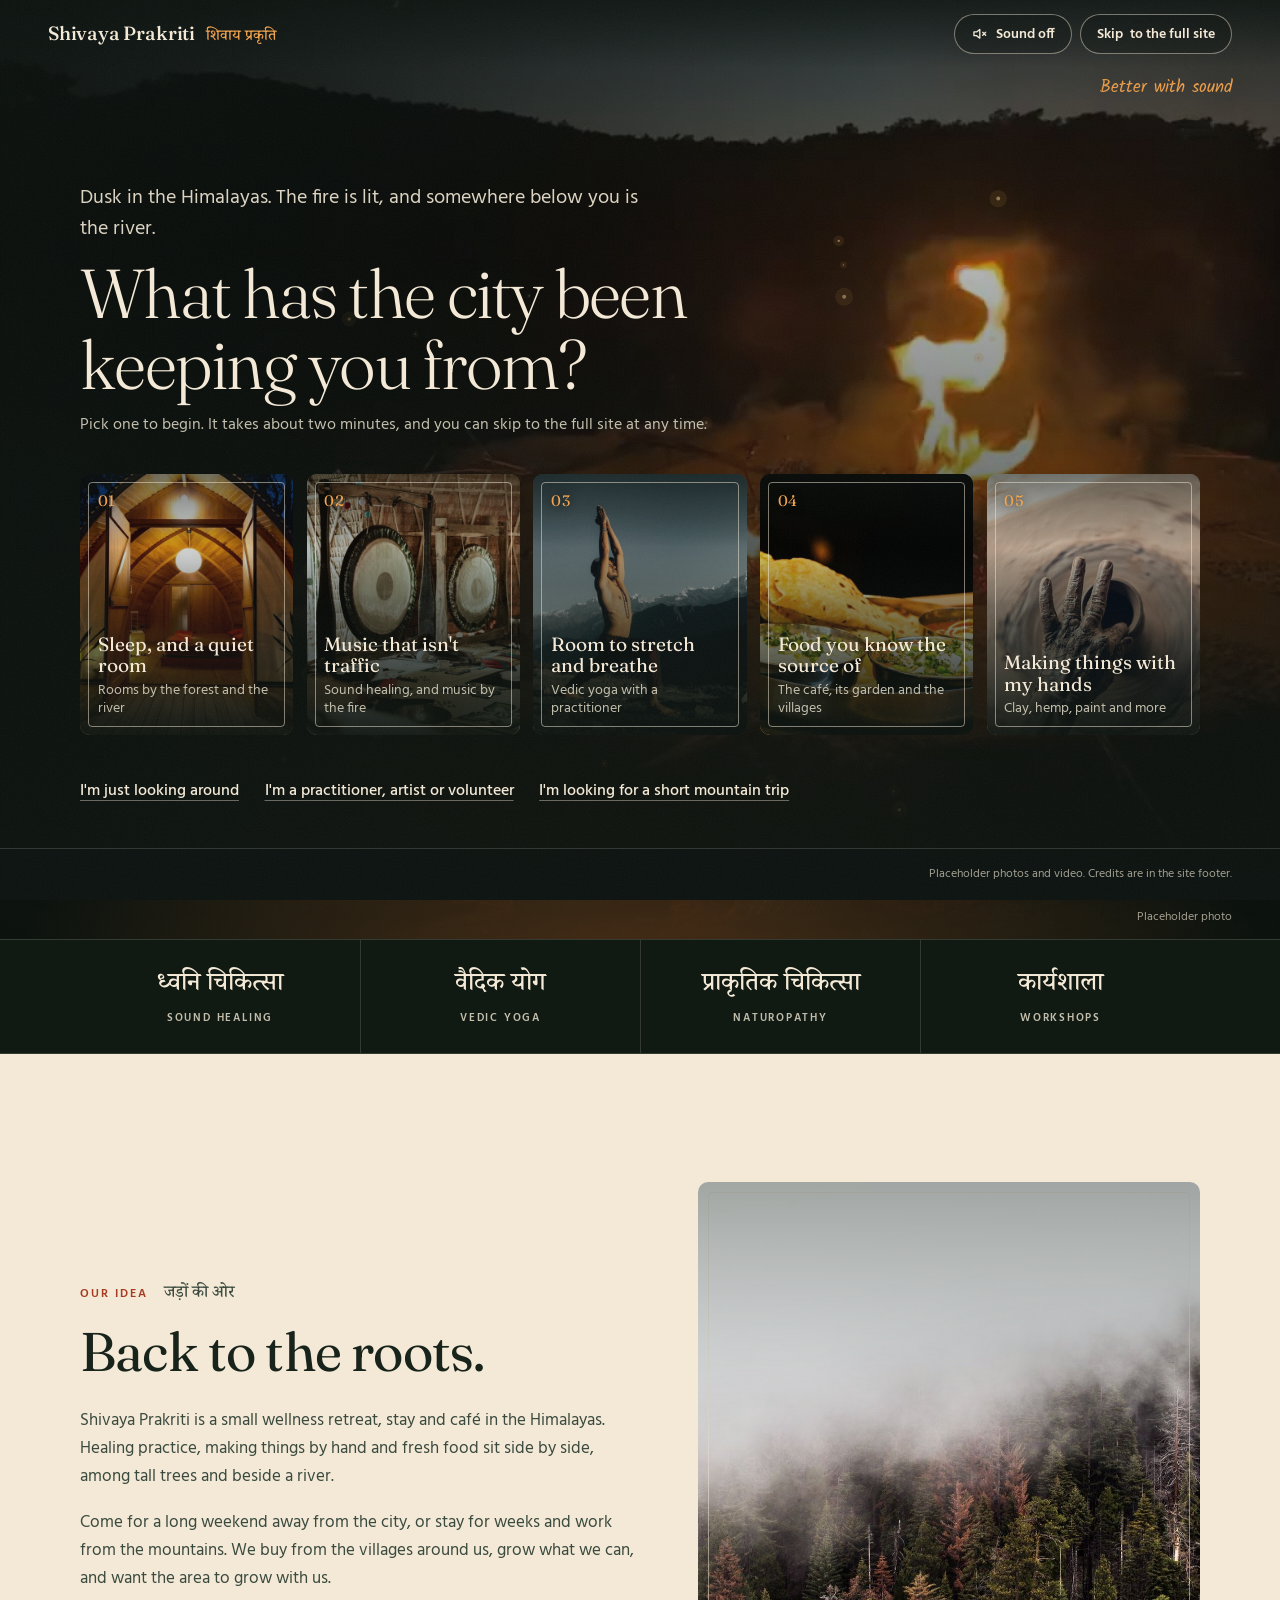
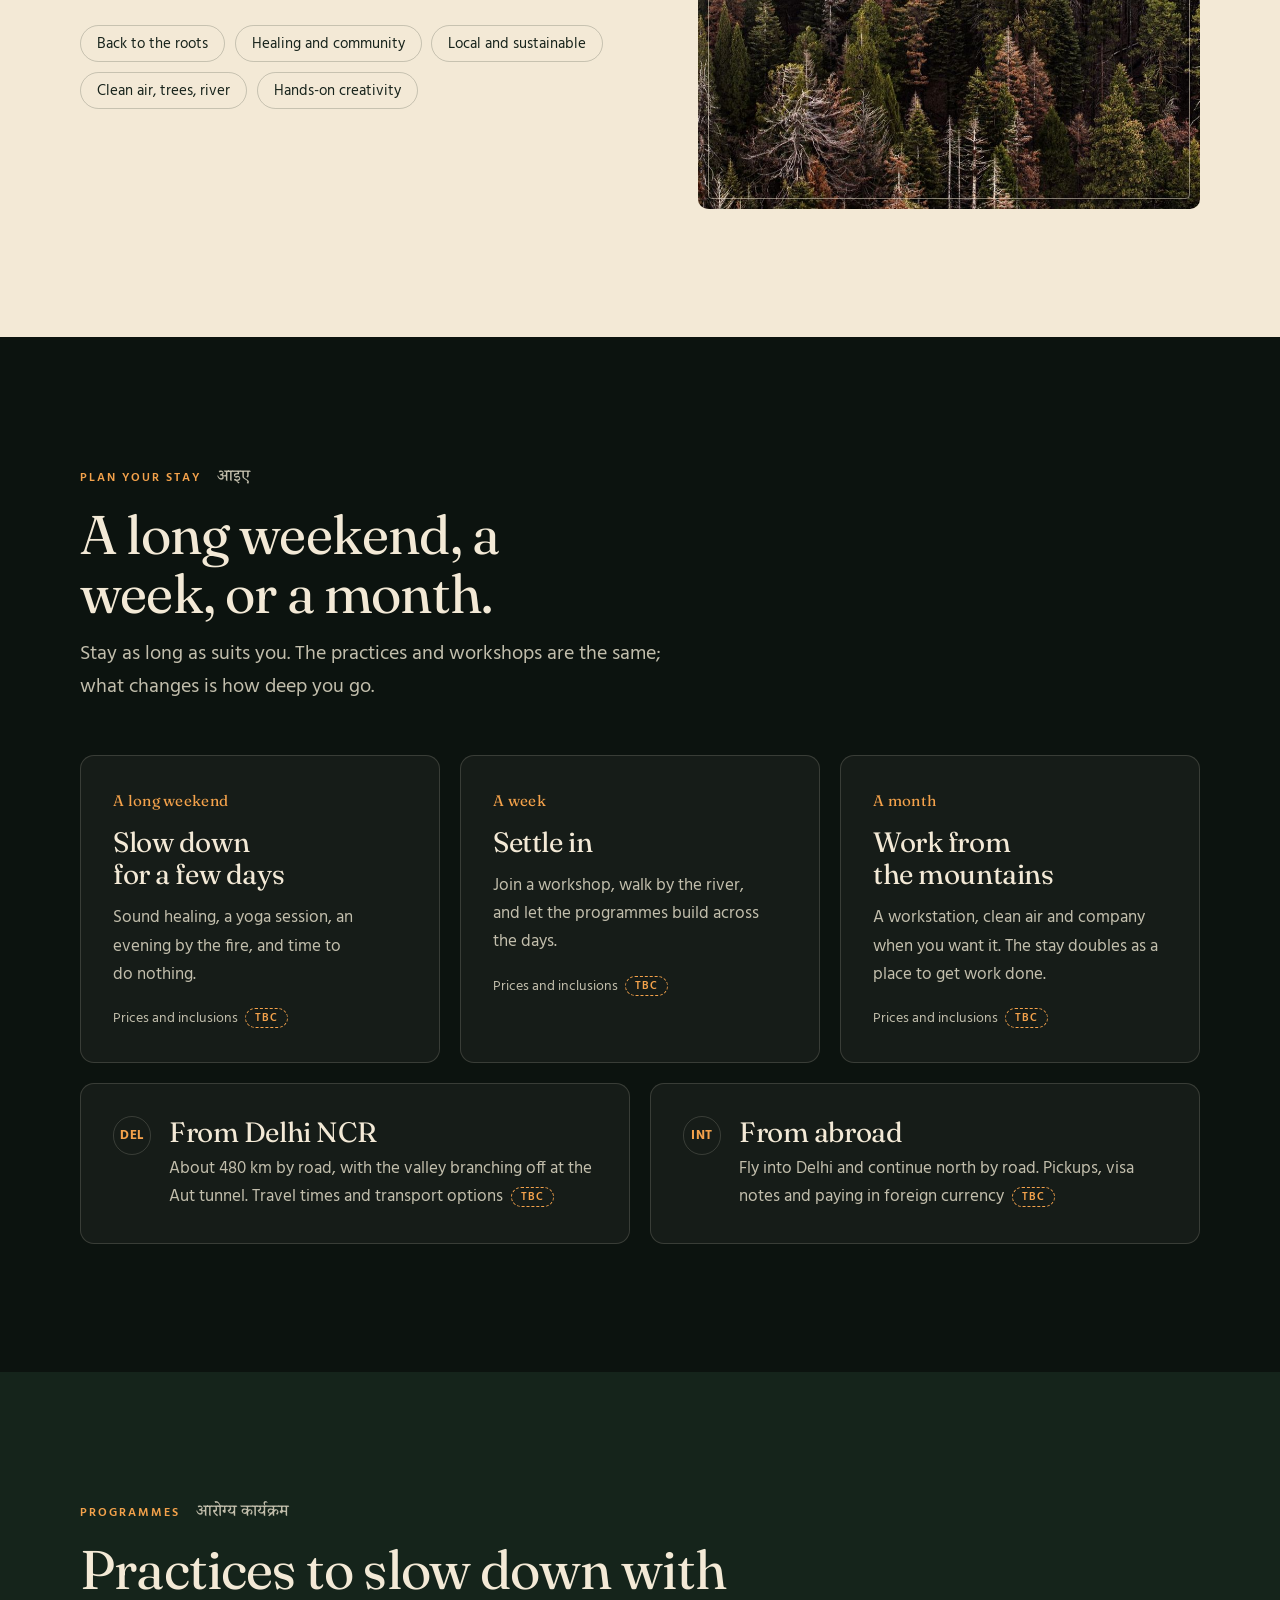
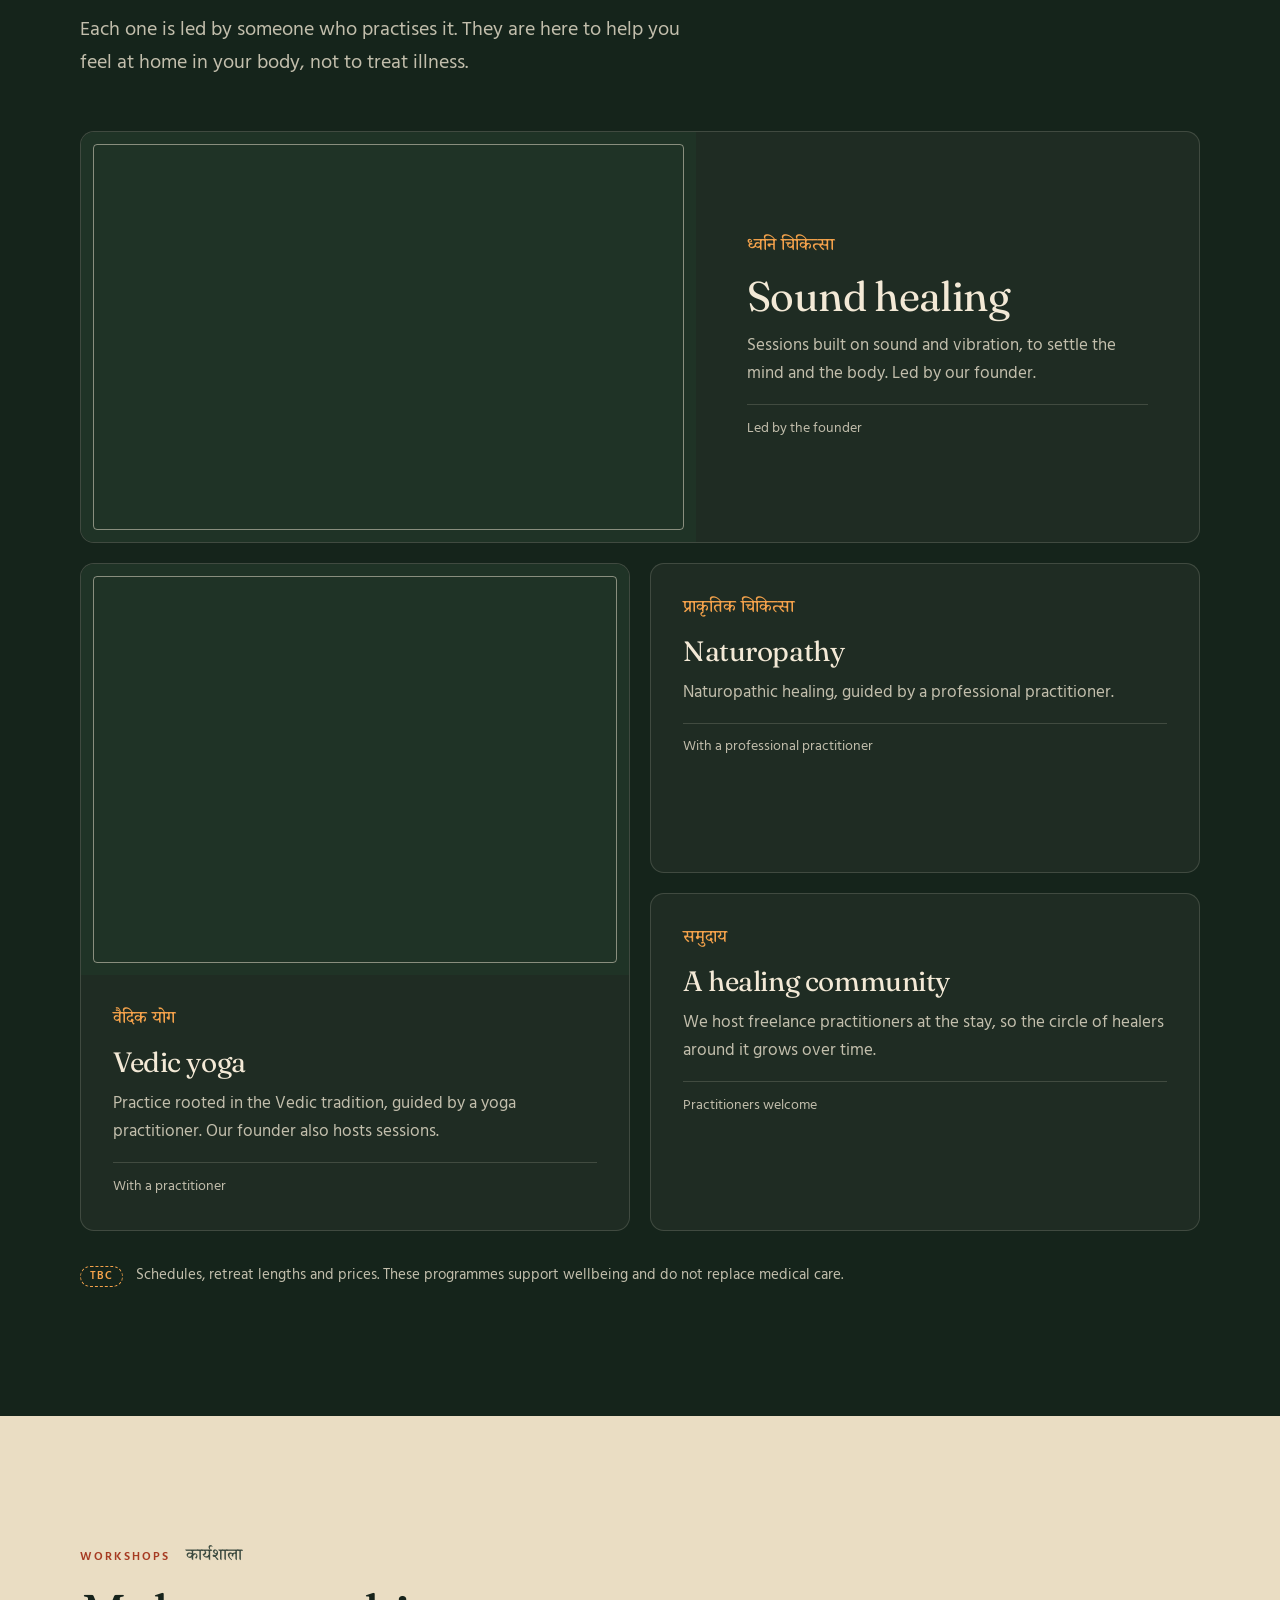
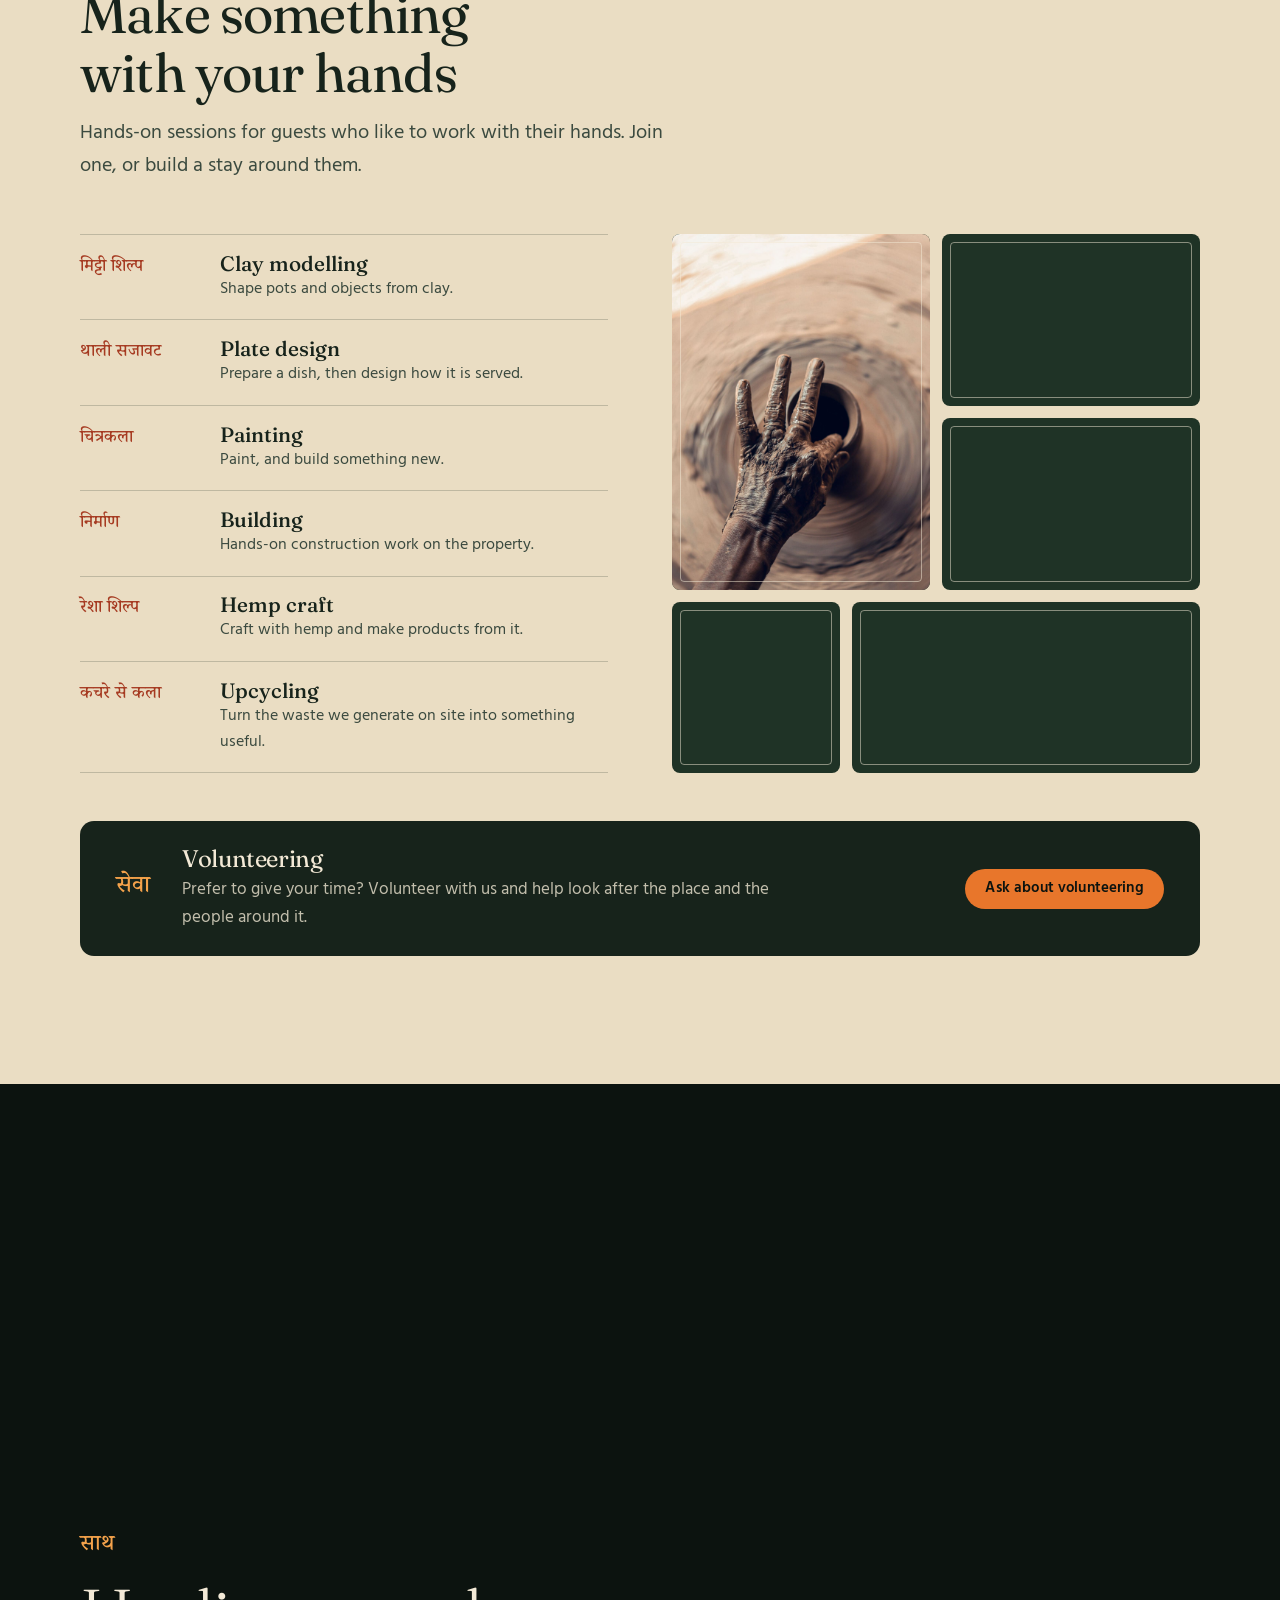
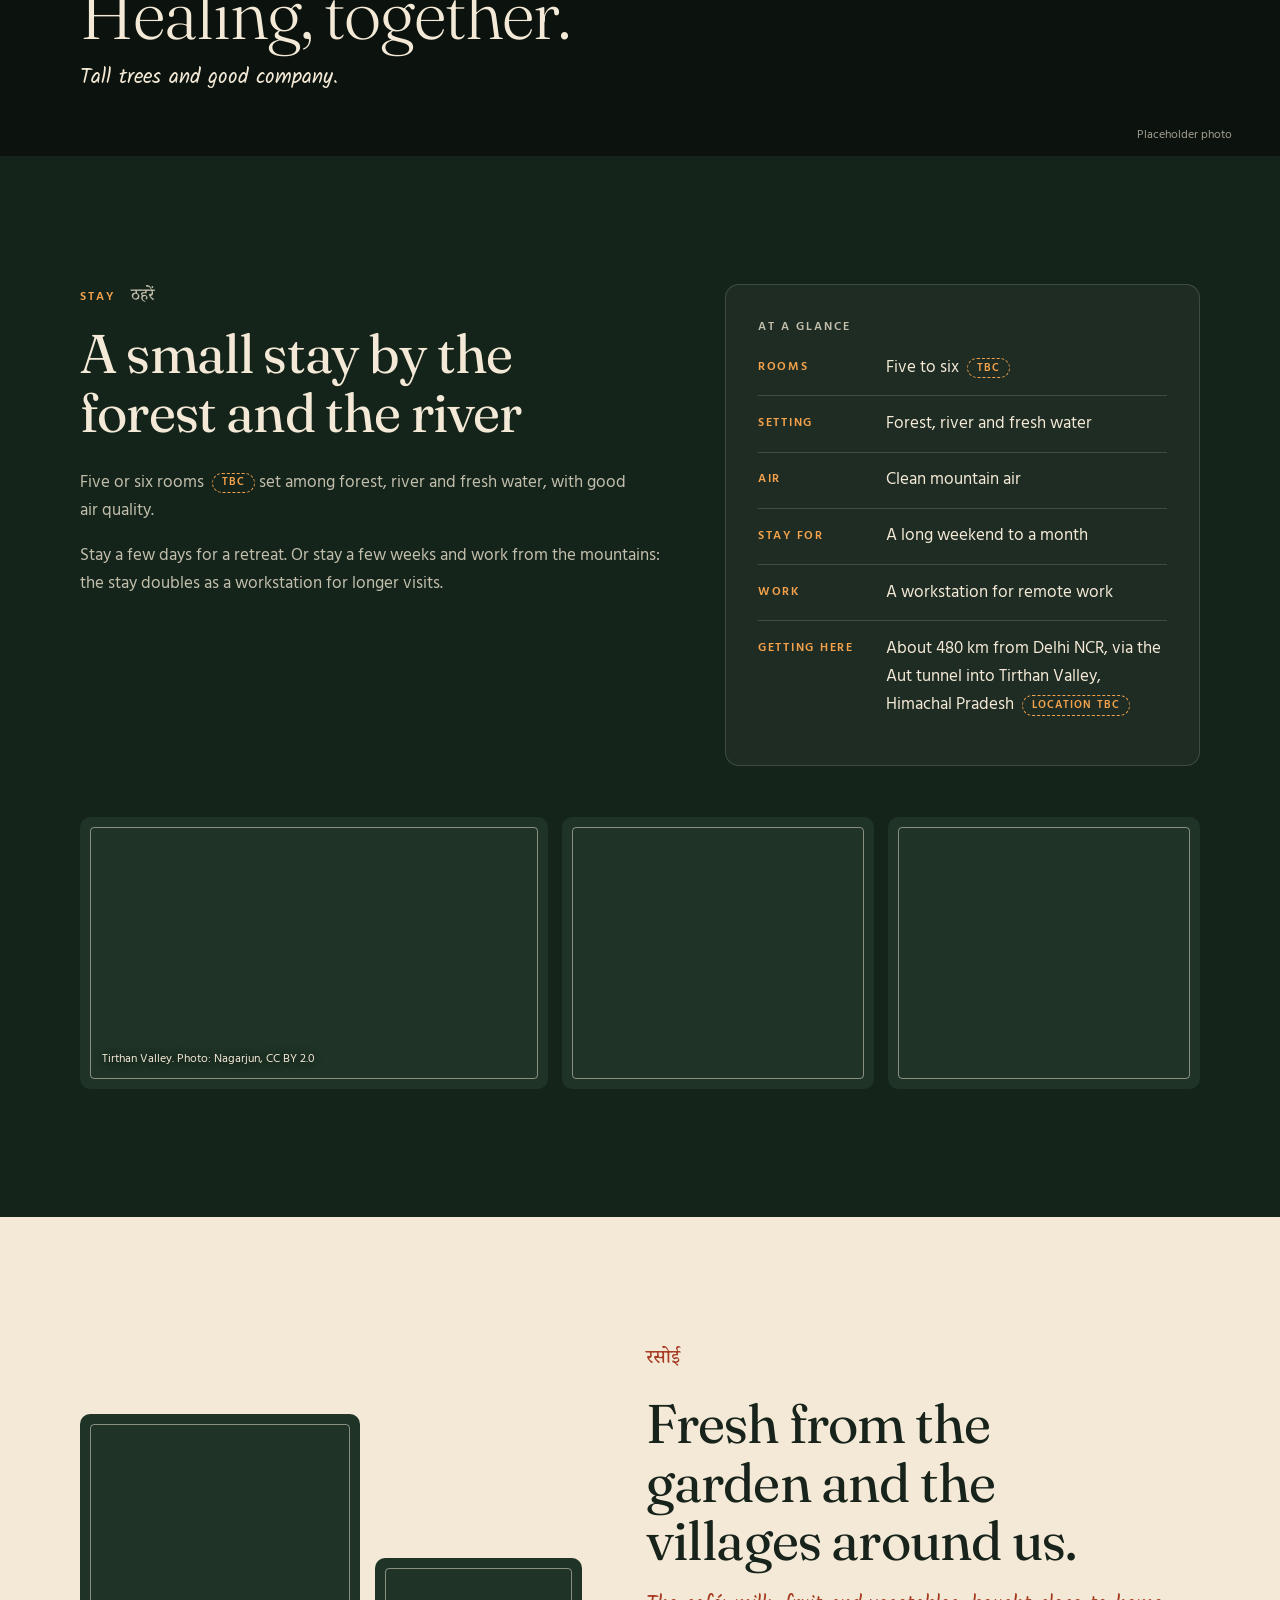
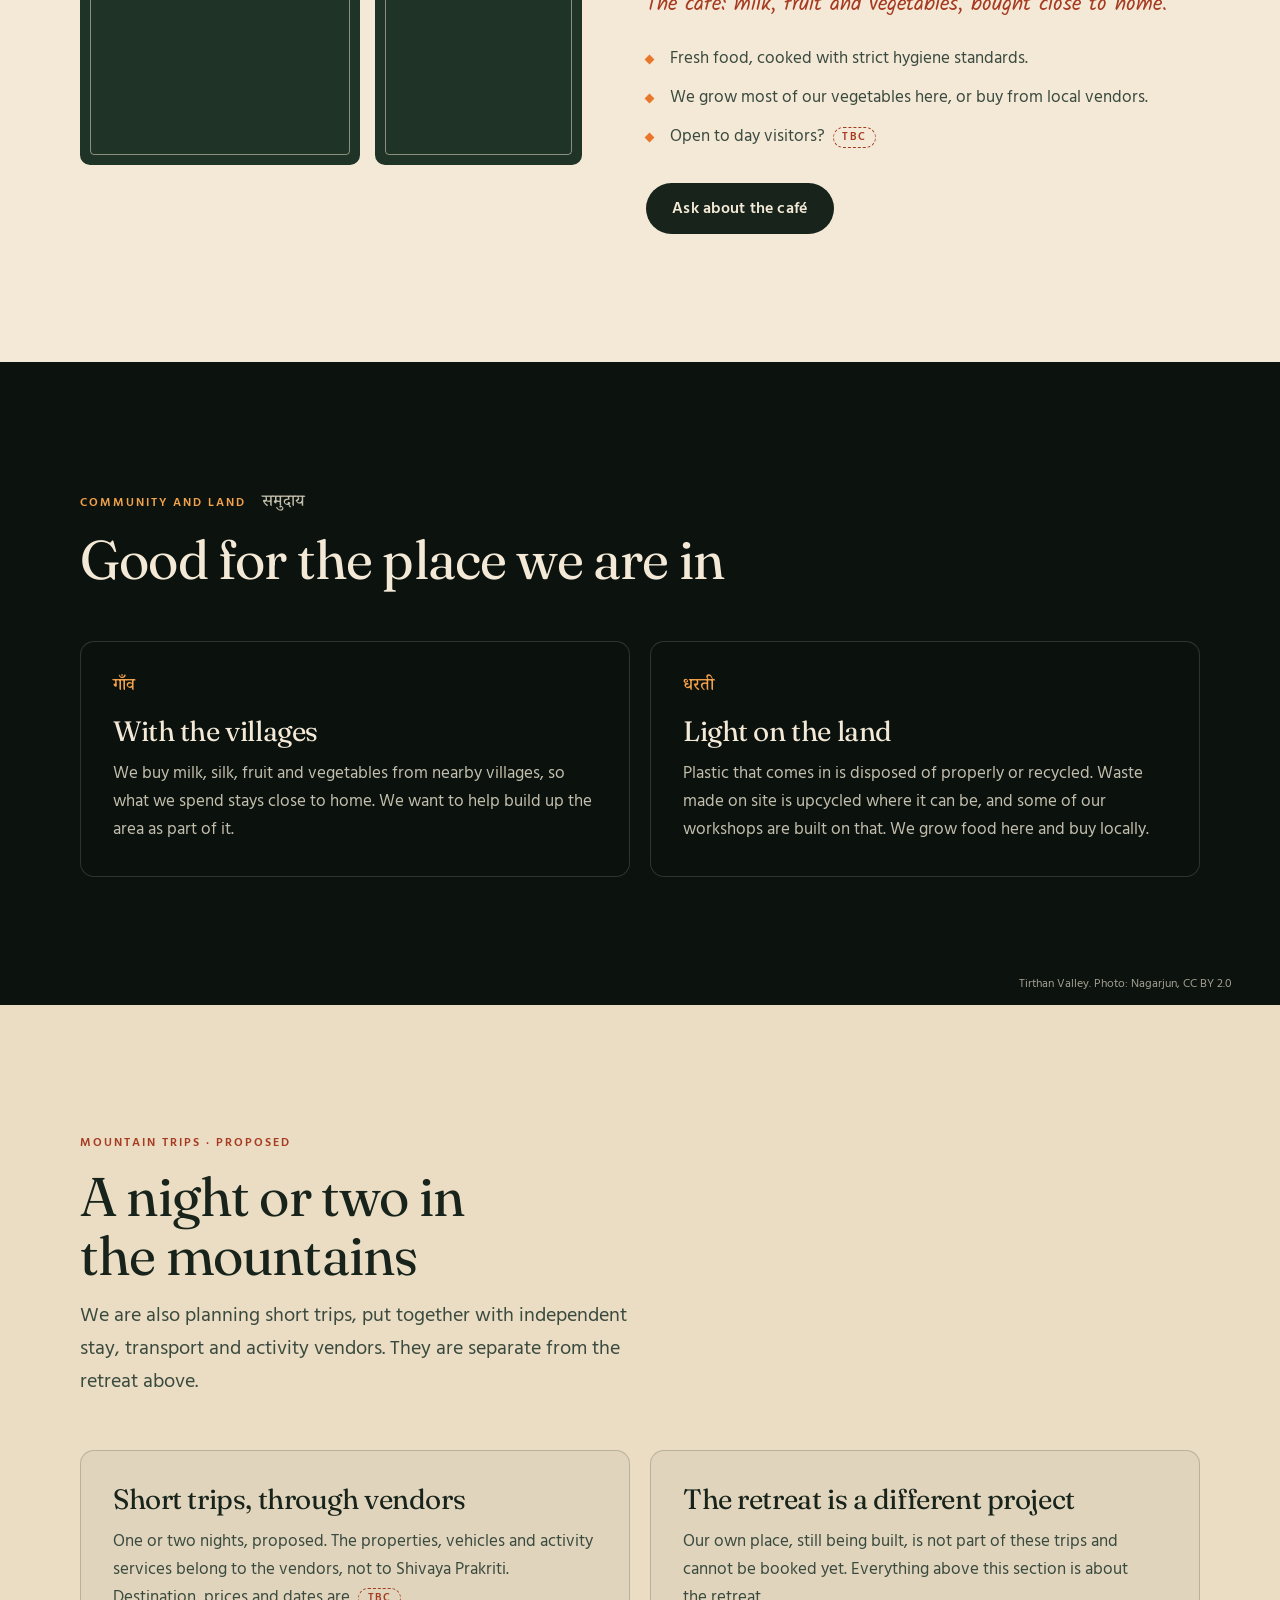
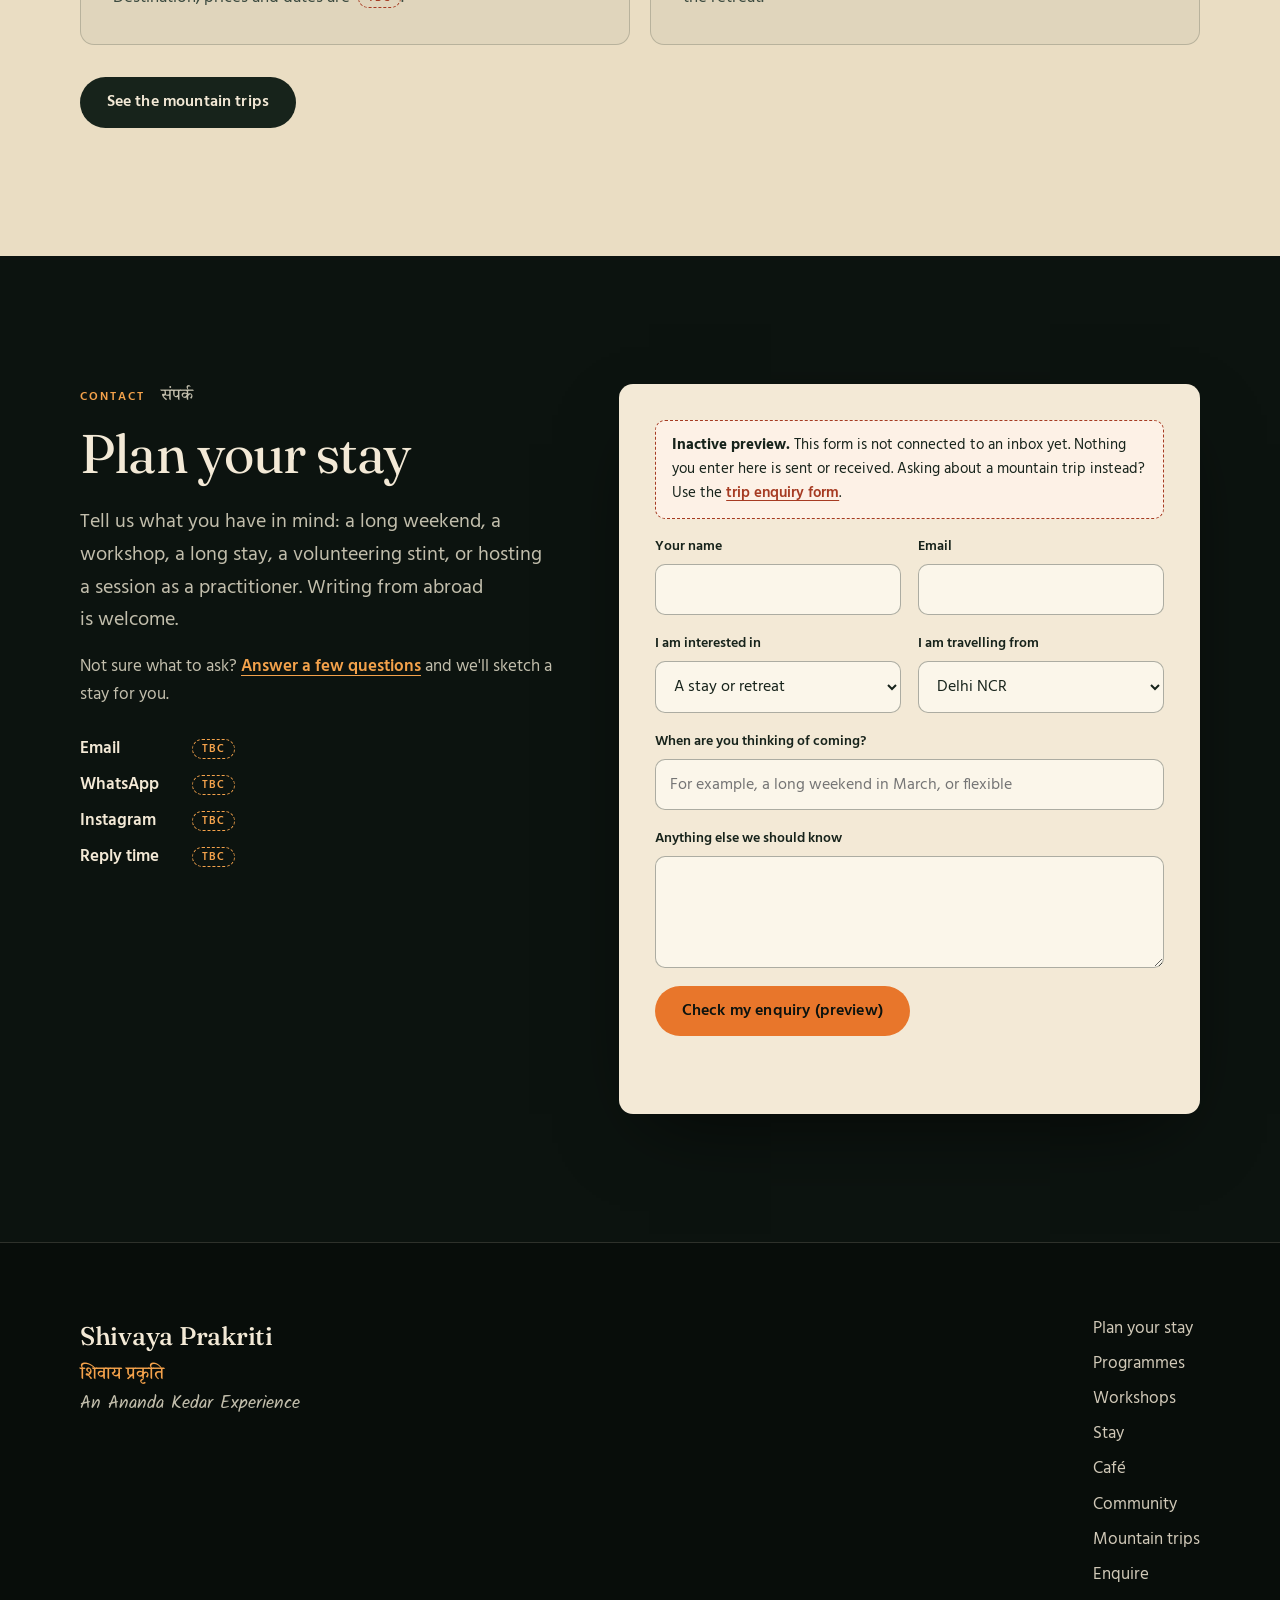
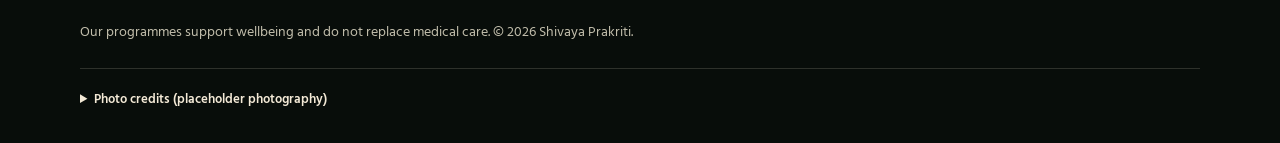
<file: site/index.html>
<!doctype html>
<html lang="en">
<head>
<meta charset="utf-8">
<meta name="viewport" content="width=device-width, initial-scale=1, viewport-fit=cover">
<title>Shivaya Prakriti: An Ananda Kedar Experience</title>
<meta name="description" content="A small wellness retreat, stay and café in the Himalayas. Sound healing, Vedic yoga, craft workshops and stays from a long weekend to a month.">
<meta name="theme-color" content="#0c130f">
<link rel="icon" href="assets/img/favicon.svg" type="image/svg+xml">
<link rel="preconnect" href="https://fonts.googleapis.com">
<link rel="preconnect" href="https://fonts.gstatic.com" crossorigin>
<link href="https://fonts.googleapis.com/css2?family=Fraunces:opsz,wght@9..144,300..700&family=Noto+Serif+Devanagari:wght@400;500;600&family=Hind:wght@400;500;600;700&family=Kalam:wght@400&display=swap" rel="stylesheet">
<link rel="stylesheet" href="assets/css/styles.css">
<link rel="stylesheet" href="assets/css/journey.css">
<script>
  /* Decide before first paint whether the guided journey opens, so the page never flashes.
     It opens on a first visit to the bare address, or when a link asks for it
     (?journey=1, #journey, ?path=stay). It stays closed after a visitor skips or finishes it,
     when the link points at a section (#cafe), or with ?journey=0. */
  (function () {
    var d = document.documentElement, q = location.search, h = location.hash, open;
    d.classList.add("js");
    if (/[?&]journey=0/.test(q)) return;
    open = /[?&](journey=1|path=)/.test(q) || h === "#journey";
    if (!open && !h) {
      try { open = !(JSON.parse(localStorage.getItem("sp-journey") || "{}").closed); } catch (e) { open = true; }
    }
    if (!open) return;
    d.classList.add("journey-open");
    // Hold the first screen back until its animation starts. A ?path= link opens on its own step,
    // so the intro is held back entirely rather than flashing first.
    d.classList.add(/[?&]path=/.test(q) ? "j-deep" : "j-arrive");
    // If journey.js failed to load, never leave a dead overlay over the site
    document.addEventListener("DOMContentLoaded", function () {
      if (!window.SPJourney) d.classList.remove("journey-open", "j-arrive", "j-deep");
    });
  })();
</script>
</head>
<body id="top">

<!-- ============================================================
     The journey: a short guided opening, one question per screen.
     Copy lives here; the flow lives in assets/js/journey.js.
     ============================================================ -->
<div class="journey" id="journey" role="dialog" aria-modal="true" aria-labelledby="j-q-intro">
  <div class="j-bg" aria-hidden="true">
    <div class="j-scene j-scene--fire is-on" data-scene="fire">
      <video class="j-video" muted playsinline loop preload="none"
             poster="assets/video/fire-dusk-wide.jpg"
             data-wide="assets/video/fire-dusk-wide.mp4" data-tall="assets/video/fire-dusk-tall.mp4"
             data-poster-tall="assets/video/fire-dusk-tall.jpg"></video>
    </div>
  </div>
  <canvas class="j-embers" aria-hidden="true"></canvas>
  <div class="j-shade" aria-hidden="true"></div>

  <div class="j-bar">
    <p class="j-brand">Shivaya Prakriti <span class="deva" lang="hi">शिवाय प्रकृति</span></p>
    <div class="j-tools">
      <button type="button" class="j-tool j-sound" aria-pressed="false">
        <svg viewBox="0 0 24 24" fill="none" stroke="currentColor" stroke-width="1.8" stroke-linecap="round" stroke-linejoin="round" aria-hidden="true"><path d="M4 9.5h3.5L12 6v12l-4.5-3.5H4z"/><path class="j-sound__wave" d="M15.5 9a4 4 0 0 1 0 6M18 6.5a7.5 7.5 0 0 1 0 11"/><path class="j-sound__x" d="M16 10l4 4M20 10l-4 4"/></svg>
        <span class="j-sound__label">Sound off</span>
      </button>
      <button type="button" class="j-tool" data-j-exit="skip">Skip<span class="j-wide"> to the full site</span></button>
    </div>
  </div>
  <p class="j-hint" aria-hidden="true">Better with sound</p>
  <div class="j-progress" aria-hidden="true"><span></span></div>

  <div class="j-stage">

    <!-- 1. The opening question -->
    <section class="j-step j-step--intro" data-step="intro" data-scene="fire" aria-labelledby="j-q-intro">
      <div class="j-copy">
        <p class="j-lead" data-seq="1">Dusk in the Himalayas. The fire is lit, and somewhere below you is the river.</p>
        <h2 class="j-q" id="j-q-intro" data-seq="2" tabindex="-1">What has the city been keeping you from?</h2>
        <p class="j-sub" data-seq="3">Pick one to begin. It takes about two minutes, and you can skip to the full site at any time.</p>
      </div>
      <ul class="j-cards">
        <li style="--i:0"><button type="button" class="j-card" data-answer="need" data-value="stay" data-scene="stay">
          <img src="assets/img/thumbs/cabin-night.jpg" alt="" width="960" height="640">
          <span class="j-card__n" aria-hidden="true">01</span>
          <span class="j-card__txt"><span class="j-card__t">Sleep, and a quiet room</span><span class="j-card__s">Rooms by the forest and the river</span></span>
        </button></li>
        <li style="--i:1"><button type="button" class="j-card" data-answer="need" data-value="sound" data-scene="sound">
          <img src="assets/img/thumbs/gong-room.jpg" alt="" width="960" height="640" style="object-position:38% 50%">
          <span class="j-card__n" aria-hidden="true">02</span>
          <span class="j-card__txt"><span class="j-card__t">Music that isn't traffic</span><span class="j-card__s">Sound healing, and music by the fire</span></span>
        </button></li>
        <li style="--i:2"><button type="button" class="j-card" data-answer="need" data-value="yoga" data-scene="yoga">
          <img src="assets/img/thumbs/yoga-ridge.jpg" alt="" width="854" height="640" style="object-position:42% 50%">
          <span class="j-card__n" aria-hidden="true">03</span>
          <span class="j-card__txt"><span class="j-card__t">Room to stretch and breathe</span><span class="j-card__s">Vedic yoga with a practitioner</span></span>
        </button></li>
        <li style="--i:3"><button type="button" class="j-card" data-answer="need" data-value="food" data-scene="food">
          <img src="assets/img/thumbs/thali.jpg" alt="" width="960" height="640">
          <span class="j-card__n" aria-hidden="true">04</span>
          <span class="j-card__txt"><span class="j-card__t">Food you know the source of</span><span class="j-card__s">The café, its garden and the villages</span></span>
        </button></li>
        <li style="--i:4"><button type="button" class="j-card" data-answer="need" data-value="craft" data-scene="craft">
          <img src="assets/img/thumbs/clay-wheel-dark.jpg" alt="" width="426" height="640">
          <span class="j-card__n" aria-hidden="true">05</span>
          <span class="j-card__txt"><span class="j-card__t">Making things with my hands</span><span class="j-card__s">Clay, hemp, paint and more</span></span>
        </button></li>
      </ul>
      <div class="j-alt">
        <p class="j-resume" hidden><button type="button" class="btn btn--ghost btn--sm" data-j-resume>Pick up where you left off</button></p>
        <button type="button" class="j-link" data-j-exit="looking">I'm just looking around</button>
        <button type="button" class="j-link" data-j-goto="host">I'm a practitioner, artist or volunteer</button>
        <a class="j-link" href="trips.html">I'm looking for a short mountain trip</a>
      </div>
    </section>

    <!-- 2. Who -->
    <section class="j-step" data-step="who" data-scene="who" aria-labelledby="j-q-who" hidden>
      <div class="j-copy">
        <p class="j-echo" data-echo></p>
        <h2 class="j-q j-q--md" id="j-q-who" tabindex="-1">Who's coming up with you?</h2>
      </div>
      <div class="j-opts">
        <button type="button" class="j-opt" data-answer="who" data-value="solo"><span class="j-opt__t">Just me</span></button>
        <button type="button" class="j-opt" data-answer="who" data-value="two"><span class="j-opt__t">Two of us</span></button>
        <button type="button" class="j-opt" data-answer="who" data-value="family"><span class="j-opt__t">Family or friends</span></button>
        <button type="button" class="j-opt" data-answer="who" data-value="group"><span class="j-opt__t">A group or a team</span><span class="j-opt__s">Retreats, offsites, celebrations</span></button>
      </div>
    </section>

    <!-- 3. How long -->
    <section class="j-step" data-step="when" data-scene="when" aria-labelledby="j-q-when" hidden>
      <div class="j-copy">
        <p class="j-echo" data-echo></p>
        <h2 class="j-q j-q--md" id="j-q-when" tabindex="-1">How long could you get away for?</h2>
      </div>
      <div class="j-opts">
        <button type="button" class="j-opt" data-answer="length" data-value="weekend"><span class="j-opt__t">A long weekend</span><span class="j-opt__s">Two or three nights</span></button>
        <button type="button" class="j-opt" data-answer="length" data-value="week"><span class="j-opt__t">About a week</span><span class="j-opt__s">Long enough to settle in</span></button>
        <button type="button" class="j-opt" data-answer="length" data-value="month"><span class="j-opt__t">A month or more</span><span class="j-opt__s">Work from the mountains</span></button>
        <button type="button" class="j-opt" data-answer="length" data-value="unsure"><span class="j-opt__t">Not sure yet</span></button>
      </div>
    </section>

    <!-- 4a. Chapter: stay -->
    <section class="j-step" data-step="stay" data-scene="stay" aria-labelledby="j-h-stay" hidden>
      <div class="j-chapter">
        <div class="j-story">
          <div class="j-head-row"><p class="label">Stay</p><p class="deva" lang="hi">ठहरें</p></div>
          <h2 id="j-h-stay" tabindex="-1">A room among the pines, and nowhere you have to be.</h2>
          <div class="j-body">
            <p>Five or six rooms <span class="tbc">TBC</span> set among forest, river and fresh water, with clean mountain air. Come for a retreat, or stay for weeks: the stay doubles as a workstation.</p>
          </div>
        </div>
        <div class="j-panel">
          <h3 class="j-mini">What would make the room right for you?</h3>
          <div class="j-opts">
            <button type="button" class="j-opt" data-answer="room" data-value="view"><span class="j-opt__t">A view of the trees</span></button>
            <button type="button" class="j-opt" data-answer="room" data-value="desk"><span class="j-opt__t">A desk I can work at</span></button>
            <button type="button" class="j-opt" data-answer="room" data-value="quiet"><span class="j-opt__t">Quiet, above everything</span></button>
            <button type="button" class="j-opt" data-answer="room" data-value="warm"><span class="j-opt__t">Warmth on a cold night</span></button>
          </div>
        </div>
      </div>
    </section>

    <!-- 4b. Chapter: sound and music -->
    <section class="j-step" data-step="sound" data-scene="sound" aria-labelledby="j-h-sound" hidden>
      <div class="j-chapter">
        <div class="j-story">
          <div class="j-head-row"><p class="label">Sound and music</p><p class="deva" lang="hi">ध्वनि चिकित्सा</p></div>
          <h2 id="j-h-sound" tabindex="-1">Bowls, gongs, and the fire after.</h2>
          <div class="j-body">
            <p>Our founder leads sound healing with singing bowls and gongs, to settle the mind and the body. Evenings end with music by the fire <span class="tbc">TBC</span></p>
          </div>
          <div class="j-bowl-wrap">
            <button type="button" class="j-bowl" data-j-bowl aria-label="Strike the singing bowl" aria-describedby="j-bowl-help">
              <svg viewBox="0 0 64 64" fill="none" stroke="currentColor" stroke-width="1.6" stroke-linecap="round" aria-hidden="true"><ellipse cx="32" cy="26" rx="22" ry="5.5"/><path d="M10 26c1.2 14 10 22 22 22s20.8-8 22-22"/><path d="M23 54h18"/><path d="M45 12l9-7" stroke-width="2.4"/></svg>
              <i></i><i></i><i></i>
            </button>
            <p id="j-bowl-help"><strong>Strike the bowl</strong>Tap it to hear one. It plays a sound.</p>
          </div>
        </div>
        <div class="j-panel">
          <h3 class="j-mini">Have you tried sound healing before?</h3>
          <div class="j-opts">
            <button type="button" class="j-opt" data-answer="soundExp" data-value="new"><span class="j-opt__t">Never</span></button>
            <button type="button" class="j-opt" data-answer="soundExp" data-value="some"><span class="j-opt__t">Once or twice</span></button>
            <button type="button" class="j-opt" data-answer="soundExp" data-value="regular"><span class="j-opt__t">It's part of my life</span></button>
          </div>
        </div>
      </div>
    </section>

    <!-- 4c. Chapter: yoga -->
    <section class="j-step" data-step="yoga" data-scene="yoga" aria-labelledby="j-h-yoga" hidden>
      <div class="j-chapter">
        <div class="j-story">
          <div class="j-head-row"><p class="label">Yoga</p><p class="deva" lang="hi">वैदिक योग</p></div>
          <h2 id="j-h-yoga" tabindex="-1">Practice, with the mountains for company.</h2>
          <div class="j-body">
            <p>Vedic yoga with a practitioner, and sessions hosted by our founder. Wherever your practice is today, you start from there.</p>
          </div>
          <div class="j-bowl-wrap">
            <div class="j-breath" aria-hidden="true"><span></span><em>Breathe in</em><em>Breathe out</em></div>
            <p>Breathe with the circle for a moment, if you like.</p>
          </div>
        </div>
        <div class="j-panel">
          <h3 class="j-mini">Where is your practice right now?</h3>
          <div class="j-opts">
            <button type="button" class="j-opt" data-answer="yogaExp" data-value="new"><span class="j-opt__t">Brand new to it</span></button>
            <button type="button" class="j-opt" data-answer="yogaExp" data-value="some"><span class="j-opt__t">On and off</span></button>
            <button type="button" class="j-opt" data-answer="yogaExp" data-value="daily"><span class="j-opt__t">Most days</span></button>
          </div>
        </div>
      </div>
    </section>

    <!-- 4d. Chapter: food -->
    <section class="j-step" data-step="food" data-scene="food" aria-labelledby="j-h-food" hidden>
      <div class="j-chapter">
        <div class="j-story">
          <div class="j-head-row"><p class="label">Café</p><p class="deva" lang="hi">रसोई</p></div>
          <h2 id="j-h-food" tabindex="-1">Food from the garden, and the villages around it.</h2>
          <div class="j-body">
            <p>Fresh food, cooked to strict hygiene standards. We grow most of our vegetables here, and buy milk, fruit and vegetables from the villages nearby.</p>
          </div>
        </div>
        <div class="j-panel">
          <h3 class="j-mini">How do you like to eat?</h3>
          <div class="j-opts">
            <button type="button" class="j-opt" data-answer="diet" data-value="veg"><span class="j-opt__t">Vegetarian</span></button>
            <button type="button" class="j-opt" data-answer="diet" data-value="vegan"><span class="j-opt__t">Vegan</span></button>
            <button type="button" class="j-opt" data-answer="diet" data-value="all"><span class="j-opt__t">A bit of everything</span></button>
            <button type="button" class="j-opt" data-answer="diet" data-value="later"><span class="j-opt__t">I'll tell you later</span></button>
          </div>
        </div>
      </div>
    </section>

    <!-- 4e. Chapter: craft -->
    <section class="j-step" data-step="craft" data-scene="craft" aria-labelledby="j-h-craft" hidden>
      <div class="j-chapter">
        <div class="j-story">
          <div class="j-head-row"><p class="label">Workshops</p><p class="deva" lang="hi">कार्यशाला</p></div>
          <h2 id="j-h-craft" tabindex="-1">Make something with your hands.</h2>
          <div class="j-body">
            <p>Hands-on sessions, from clay to hemp. Join one, or build a stay around them.</p>
          </div>
        </div>
        <div class="j-panel">
          <h3 class="j-mini">Which ones catch your eye?</h3>
          <p class="j-sub">Pick any, or none.</p>
          <div class="j-chips" data-multi="crafts">
            <button type="button" class="j-chip" aria-pressed="false" data-value="clay">Clay modelling</button>
            <button type="button" class="j-chip" aria-pressed="false" data-value="plate">Plate design</button>
            <button type="button" class="j-chip" aria-pressed="false" data-value="paint">Painting</button>
            <button type="button" class="j-chip" aria-pressed="false" data-value="hemp">Hemp craft</button>
            <button type="button" class="j-chip" aria-pressed="false" data-value="upcycle">Upcycling</button>
            <button type="button" class="j-chip" aria-pressed="false" data-value="build">Building</button>
          </div>
          <div class="j-actions"><button type="button" class="btn btn--ember" data-j-next>Continue</button></div>
        </div>
      </div>
    </section>

    <!-- 5. Anything else -->
    <section class="j-step" data-step="more" data-scene="more" aria-labelledby="j-q-more" hidden>
      <div class="j-copy">
        <p class="j-echo" data-echo></p>
        <h2 class="j-q j-q--md" id="j-q-more" tabindex="-1">Anything else while you're up here?</h2>
        <p class="j-sub">Add as many as you like, or none.</p>
      </div>
      <ul class="j-tiles" data-multi="extras">
        <li><button type="button" class="j-tile" aria-pressed="false" data-value="stay"><img src="assets/img/thumbs/cabin-night.jpg" alt="" width="960" height="640"><span>A quiet room</span></button></li>
        <li><button type="button" class="j-tile" aria-pressed="false" data-value="sound"><img src="assets/img/thumbs/gong-room.jpg" alt="" width="960" height="640"><span>Sound and music</span></button></li>
        <li><button type="button" class="j-tile" aria-pressed="false" data-value="yoga"><img src="assets/img/thumbs/yoga-ridge.jpg" alt="" width="854" height="640"><span>Yoga</span></button></li>
        <li><button type="button" class="j-tile" aria-pressed="false" data-value="food"><img src="assets/img/thumbs/thali.jpg" alt="" width="960" height="640"><span>The café</span></button></li>
        <li><button type="button" class="j-tile" aria-pressed="false" data-value="craft"><img src="assets/img/thumbs/clay-wheel-dark.jpg" alt="" width="426" height="640"><span>Workshops</span></button></li>
      </ul>
      <div class="j-actions"><button type="button" class="btn btn--ember" data-j-next data-label-none="That's everything" data-label-some="Add these">That's everything</button></div>
    </section>

    <!-- 6. The way here -->
    <section class="j-step" data-step="from" data-scene="from" aria-labelledby="j-q-from" hidden>
      <div class="j-from">
        <div class="j-copy">
          <p class="j-echo" data-echo></p>
          <h2 class="j-q j-q--md" id="j-q-from" tabindex="-1">Where would you be setting off from?</h2>
          <div class="j-opts j-opts--stack">
            <button type="button" class="j-opt" data-answer="from" data-value="delhi" data-stay><span class="j-opt__t">Delhi NCR</span></button>
            <button type="button" class="j-opt" data-answer="from" data-value="india" data-stay><span class="j-opt__t">Elsewhere in India</span></button>
            <button type="button" class="j-opt" data-answer="from" data-value="abroad" data-stay><span class="j-opt__t">Outside India</span></button>
          </div>
        </div>
        <div class="j-route" data-route hidden>
          <svg viewBox="0 0 320 250" role="img" aria-labelledby="j-route-title">
            <title id="j-route-title">A sketch of the road north from Delhi to Tirthan Valley</title>
            <path class="r-ridge" d="M118 64 L146 40 L166 56 L196 22 L222 48 L246 18 L272 44 L300 26 L320 40"/>
            <path class="r-pre" data-r-pre d="M-6 246 C 4 240, 14 236, 26 232"/>
            <path class="r-path" data-r-path d="M26 232 C 78 224, 104 206, 132 184 S 176 136, 204 116 S 238 90, 254 72 S 276 50, 292 38"/>
            <g data-r-nodes></g>
          </svg>
          <div class="j-km"><strong data-r-km>0</strong><span>km, more or less</span></div>
          <p data-r-text></p>
          <div class="j-actions"><button type="button" class="btn btn--ember" data-j-next>Continue</button></div>
        </div>
      </div>
    </section>

    <!-- 7. The plan -->
    <section class="j-step j-step--plan" data-step="plan" data-scene="plan" aria-labelledby="j-h-plan" hidden>
      <article class="j-postcard">
        <div class="j-head-row"><p class="label">Your stay, sketched</p><p class="deva" lang="hi">आइए</p></div>
        <h2 id="j-h-plan" tabindex="-1" data-plan-title>Your stay</h2>
        <div class="j-postcard__grid">
          <ul class="j-plan-list" data-plan-list></ul>
          <div class="j-photos" data-plan-photos></div>
        </div>
        <dl class="j-day" data-plan-day></dl>
        <div class="j-postcard__foot">
          <p class="note">See you at dusk.</p>
          <p class="j-small">A sketch, not a booking. Prices, dates and timings <span class="tbc">TBC</span></p>
        </div>
      </article>
      <div class="j-next">
        <p>Shall we turn this into a real plan?</p>
        <button type="button" class="btn btn--ember" data-intent="outreach">Yes, get in touch with me</button>
        <button type="button" class="btn btn--ghost" data-intent="updates">Not yet. Just keep me posted</button>
      </div>
    </section>

    <!-- Practitioners, artists and volunteers -->
    <section class="j-step" data-step="host" data-scene="host" aria-labelledby="j-h-host" hidden>
      <div class="j-chapter">
        <div class="j-story">
          <div class="j-head-row"><p class="label">Work with us</p><p class="deva" lang="hi">समुदाय</p></div>
          <h2 id="j-h-host" tabindex="-1">Bring your practice to the mountains.</h2>
          <div class="j-body">
            <p>We host freelance practitioners and makers at the stay, so the circle around it keeps growing: healers, teachers and artists. Volunteers are welcome too.</p>
          </div>
        </div>
        <div class="j-panel">
          <h3 class="j-mini">What would you bring?</h3>
          <div class="j-opts">
            <button type="button" class="j-opt" data-answer="bring" data-value="sound"><span class="j-opt__t">Sound or music</span></button>
            <button type="button" class="j-opt" data-answer="bring" data-value="movement"><span class="j-opt__t">Yoga or movement</span></button>
            <button type="button" class="j-opt" data-answer="bring" data-value="healing"><span class="j-opt__t">Naturopathy or bodywork</span></button>
            <button type="button" class="j-opt" data-answer="bring" data-value="craft"><span class="j-opt__t">An art or a craft</span></button>
            <button type="button" class="j-opt" data-answer="bring" data-value="volunteer"><span class="j-opt__t">My time, as a volunteer</span></button>
          </div>
        </div>
      </div>
    </section>

    <!-- 8. Contact -->
    <section class="j-step" data-step="contact" data-scene="contact" aria-labelledby="j-q-contact" hidden>
      <div class="j-contact">
        <div class="j-copy">
          <p class="j-echo" data-echo></p>
          <h2 class="j-q j-q--md" id="j-q-contact" tabindex="-1" data-contact-title>Who should we write to?</h2>
          <p class="j-lead" data-contact-sub></p>
        </div>
        <form class="form j-form" id="j-form" novalidate>
          <div class="field">
            <label for="j-name">Your name</label>
            <input id="j-name" name="name" type="text" autocomplete="name" required>
          </div>
          <fieldset class="j-reach">
            <legend>Best way to reach you</legend>
            <div class="j-seg">
              <input type="radio" id="j-by-email" name="by" value="email" checked><label for="j-by-email">Email</label>
              <input type="radio" id="j-by-wa" name="by" value="whatsapp"><label for="j-by-wa">WhatsApp</label>
            </div>
          </fieldset>
          <div class="field" data-by="email">
            <label for="j-email">Email</label>
            <input id="j-email" name="email" type="email" autocomplete="email" inputmode="email">
          </div>
          <div class="field" data-by="whatsapp" hidden>
            <label for="j-phone">WhatsApp number, with country code</label>
            <input id="j-phone" name="whatsapp" type="tel" autocomplete="tel" inputmode="tel" placeholder="+91">
          </div>
          <button type="button" class="j-note-toggle" data-j-note aria-expanded="false" aria-controls="j-note-field">Add a note</button>
          <div class="field" id="j-note-field" hidden>
            <label for="j-note">Anything else we should know</label>
            <textarea id="j-note" name="note"></textarea>
          </div>
          <label class="j-check" data-news-opt>
            <input type="checkbox" name="news" value="yes">
            <span>Also send me news when dates and retreats open. I can unsubscribe at any time.</span>
          </label>
          <p class="j-fine" data-consent-line></p>
          <p class="form__preview" data-inactive-preview><strong>Inactive preview.</strong> This form is not connected to an inbox yet. Nothing you enter here is sent or received.</p>
          <div><button class="btn btn--ember" type="submit" data-submit>Send</button></div>
          <p class="form__status" role="status" aria-live="polite" data-j-status></p>
        </form>
      </div>
    </section>

    <!-- 9. Thanks -->
    <section class="j-step" data-step="thanks" data-scene="fire" aria-labelledby="j-q-thanks" hidden>
      <div class="j-thanks">
        <p class="j-echo" data-echo></p>
        <h2 class="j-q" id="j-q-thanks" tabindex="-1" data-thanks-title>Thank you.</h2>
        <p class="j-lead" data-thanks-text></p>
        <p class="j-preview" data-j-preview hidden>This is a design preview and is not connected to an inbox yet, so nothing was sent.</p>
        <div class="j-actions">
          <button type="button" class="btn btn--ember" data-j-exit="done">Look around the whole place</button>
          <button type="button" class="j-link" data-j-restart>Start again</button>
        </div>
      </div>
    </section>

  </div>

  <div class="j-foot">
    <button type="button" class="j-back" data-j-back hidden>Back</button>
    <p class="j-foot__note">Placeholder photos and video.<span class="j-wide"> Credits are in the site footer.</span></p>
  </div>
</div>

<a class="skip" href="#main">Skip to content</a>

<p class="preview-note"><strong>Design preview.</strong> Photography and video are placeholder (credits in the footer). Anything marked <span class="tbc">TBC</span> is not yet confirmed. <a href="?journey=1">Replay the guided journey</a></p>

<header class="site-header">
  <div class="wrap bar">
    <a class="brand" href="#top">Shivaya Prakriti</a>
    <button class="menu-btn" id="menu-btn" type="button" aria-expanded="false" aria-controls="site-nav">Menu</button>
    <nav class="nav" id="site-nav" aria-label="Main">
      <ul>
        <li><a href="#plan">Plan your stay</a></li>
        <li><a href="#programmes">Programmes</a></li>
        <li><a href="#workshops">Workshops</a></li>
        <li><a href="#stay">Stay</a></li>
        <li><a href="#cafe">Café</a></li>
        <li><a href="#community">Community</a></li>
        <li><a href="trips.html">Mountain trips</a></li>
      </ul>
      <a class="btn btn--ember btn--sm" href="#contact">Enquire</a>
    </nav>
  </div>
</header>

<main id="main">

  <!-- Hero -->
  <section class="hero" aria-labelledby="hero-title">
    <img class="hero__img" src="assets/img/photos/hero-bonfire-sunset.jpg" width="2200" height="1238" fetchpriority="high"
         alt="People sitting in cane chairs around a campfire at dusk on a Himalayan hillside, with string lights, bare trees and mountain ridges under an orange sky.">
    <div class="hero__shade" aria-hidden="true"></div>
    <div class="embers" aria-hidden="true"><i></i><i></i><i></i><i></i><i></i><i></i><i></i><i></i><i></i></div>
    <div class="wrap hero__inner">
      <p class="eyebrow">Sound · Yoga · Craft · Café</p>
      <h1 id="hero-title">Shivaya Prakriti</h1>
      <p class="deva hero__deva" lang="hi">शिवाय प्रकृति</p>
      <p class="note">An Ananda Kedar Experience</p>
      <p class="lede">A small stay in the Himalayas for sound healing, Vedic yoga and making things by hand. Come for a long weekend from Delhi, or stay a month and work from the mountains.</p>
      <div class="hero__cta">
        <a class="btn btn--ember" href="#contact" data-journey-open>Plan your stay</a>
        <a class="btn btn--ghost" href="#programmes">See the programmes</a>
      </div>
      <ul class="hero__facts">
        <li>About 480 km from Delhi NCR <span class="tbc">Location TBC</span></li>
        <li>A long weekend to a month</li>
        <li>Forest, river, clean air</li>
      </ul>
    </div>
    <p class="hero__credit">Placeholder photo</p>
  </section>

  <!-- Practice band, each word with its English -->
  <div class="band">
    <div class="wrap">
      <ul>
        <li><span class="deva" lang="hi">ध्वनि चिकित्सा</span><span class="label">Sound healing</span></li>
        <li><span class="deva" lang="hi">वैदिक योग</span><span class="label">Vedic yoga</span></li>
        <li><span class="deva" lang="hi">प्राकृतिक चिकित्सा</span><span class="label">Naturopathy</span></li>
        <li><span class="deva" lang="hi">कार्यशाला</span><span class="label">Workshops</span></li>
      </ul>
    </div>
  </div>

  <!-- Idea -->
  <section class="sec sec--cream" id="idea" aria-labelledby="idea-title">
    <div class="wrap intro">
      <div class="reveal">
        <div class="sec-head">
          <div class="head-row"><p class="label">Our idea</p><p class="deva" lang="hi">जड़ों की ओर</p></div>
          <h2 id="idea-title">Back to the roots.</h2>
        </div>
        <div class="prose">
          <p>Shivaya Prakriti is a small wellness retreat, stay and café in the Himalayas. Healing practice, making things by hand and fresh food sit side by side, among tall trees and beside a river.</p>
          <p>Come for a long weekend away from the city, or stay for weeks and work from the mountains. We buy from the villages around us, grow what we can, and want the area to grow with us.</p>
        </div>
        <ul class="chips" aria-label="What we care about">
          <li class="chip">Back to the roots</li>
          <li class="chip">Healing and community</li>
          <li class="chip">Local and sustainable</li>
          <li class="chip">Clean air, trees, river</li>
          <li class="chip">Hands-on creativity</li>
        </ul>
      </div>
      <figure class="frame reveal">
        <img src="assets/img/photos/forest-fog.jpg" width="1800" height="1200" loading="lazy" decoding="async"
             alt="Dark pine forest on a hillside, wrapped in low cloud.">
      </figure>
    </div>
  </section>

  <!-- Plan your stay -->
  <section class="sec" id="plan" aria-labelledby="plan-title">
    <div class="wrap">
      <div class="sec-head reveal">
        <div class="head-row"><p class="label">Plan your stay</p><p class="deva" lang="hi">आइए</p></div>
        <h2 id="plan-title">A long weekend, a week, or a month.</h2>
        <p class="lede">Stay as long as suits you. The practices and workshops are the same; what changes is how deep you go.</p>
      </div>
      <div class="plan reveal">
        <article class="card">
          <p class="dur">A long weekend</p>
          <h3>Slow down for a few days</h3>
          <p>Sound healing, a yoga session, an evening by the fire, and time to do nothing.</p>
          <p class="meta">Prices and inclusions <span class="tbc">TBC</span></p>
        </article>
        <article class="card">
          <p class="dur">A week</p>
          <h3>Settle in</h3>
          <p>Join a workshop, walk by the river, and let the programmes build across the days.</p>
          <p class="meta">Prices and inclusions <span class="tbc">TBC</span></p>
        </article>
        <article class="card">
          <p class="dur">A month</p>
          <h3>Work from the mountains</h3>
          <p>A workstation, clean air and company when you want it. The stay doubles as a place to get work done.</p>
          <p class="meta">Prices and inclusions <span class="tbc">TBC</span></p>
        </article>
      </div>
      <div class="route reveal">
        <article class="card">
          <span class="ico" aria-hidden="true">DEL</span>
          <div>
            <h3>From Delhi NCR</h3>
            <p>About 480 km by road, with the valley branching off at the Aut tunnel. Travel times and transport options <span class="tbc">TBC</span></p>
          </div>
        </article>
        <article class="card">
          <span class="ico" aria-hidden="true">INT</span>
          <div>
            <h3>From abroad</h3>
            <p>Fly into Delhi and continue north by road. Pickups, visa notes and paying in foreign currency <span class="tbc">TBC</span></p>
          </div>
        </article>
      </div>
    </div>
  </section>

  <!-- Programmes -->
  <section class="sec sec--pine" id="programmes" aria-labelledby="programmes-title">
    <div class="wrap">
      <div class="sec-head reveal">
        <div class="head-row"><p class="label">Programmes</p><p class="deva" lang="hi">आरोग्य कार्यक्रम</p></div>
        <h2 id="programmes-title">Practices to slow down with</h2>
        <p class="lede">Each one is led by someone who practises it. They are here to help you feel at home in your body, not to treat illness.</p>
      </div>
      <div class="prog reveal">
        <article class="pcard pcard--feature">
          <figure class="frame">
            <img src="assets/img/photos/gong-room.jpg" width="1800" height="1200" loading="lazy" decoding="async"
                 alt="A meditation room with large gongs and a ring of Tibetan singing bowls on woven mats, lit by candles.">
          </figure>
          <div class="pcard__body">
            <p class="deva" lang="hi">ध्वनि चिकित्सा</p>
            <h3>Sound healing</h3>
            <p>Sessions built on sound and vibration, to settle the mind and the body. Led by our founder.</p>
            <p class="meta">Led by the founder</p>
          </div>
        </article>
        <article class="pcard pcard--tall">
          <figure class="frame">
            <img src="assets/img/photos/yoga-ridge.jpg" width="1600" height="1200" loading="lazy" decoding="async"
                 alt="A person in a yoga lunge on a rocky ridge, with snow-capped mountains behind.">
          </figure>
          <div class="pcard__body">
            <p class="deva" lang="hi">वैदिक योग</p>
            <h3>Vedic yoga</h3>
            <p>Practice rooted in the Vedic tradition, guided by a yoga practitioner. Our founder also hosts sessions.</p>
            <p class="meta">With a practitioner</p>
          </div>
        </article>
        <article class="pcard">
          <div class="pcard__body">
            <p class="deva" lang="hi">प्राकृतिक चिकित्सा</p>
            <h3>Naturopathy</h3>
            <p>Naturopathic healing, guided by a professional practitioner.</p>
            <p class="meta">With a professional practitioner</p>
          </div>
        </article>
        <article class="pcard">
          <div class="pcard__body">
            <p class="deva" lang="hi">समुदाय</p>
            <h3>A healing community</h3>
            <p>We host freelance practitioners at the stay, so the circle of healers around it grows over time.</p>
            <p class="meta">Practitioners welcome</p>
          </div>
        </article>
      </div>
      <p class="sec-foot reveal">
        <span class="tbc">TBC</span>
        <span>Schedules, retreat lengths and prices. These programmes support wellbeing and do not replace medical care.</span>
      </p>
    </div>
  </section>

  <!-- Workshops -->
  <section class="sec sec--paper" id="workshops" aria-labelledby="workshops-title">
    <div class="wrap">
      <div class="sec-head reveal">
        <div class="head-row"><p class="label">Workshops</p><p class="deva" lang="hi">कार्यशाला</p></div>
        <h2 id="workshops-title">Make something with your hands</h2>
        <p class="lede">Hands-on sessions for guests who like to work with their hands. Join one, or build a stay around them.</p>
      </div>
      <div class="wk">
        <ul class="wk__list reveal">
          <li><span class="deva" lang="hi">मिट्टी शिल्प</span><span><strong>Clay modelling</strong><span class="d">Shape pots and objects from clay.</span></span></li>
          <li><span class="deva" lang="hi">थाली सजावट</span><span><strong>Plate design</strong><span class="d">Prepare a dish, then design how it is served.</span></span></li>
          <li><span class="deva" lang="hi">चित्रकला</span><span><strong>Painting</strong><span class="d">Paint, and build something new.</span></span></li>
          <li><span class="deva" lang="hi">निर्माण</span><span><strong>Building</strong><span class="d">Hands-on construction work on the property.</span></span></li>
          <li><span class="deva" lang="hi">रेशा शिल्प</span><span><strong>Hemp craft</strong><span class="d">Craft with hemp and make products from it.</span></span></li>
          <li><span class="deva" lang="hi">कचरे से कला</span><span><strong>Upcycling</strong><span class="d">Turn the waste we generate on site into something useful.</span></span></li>
        </ul>
        <div class="mosaic reveal">
          <figure class="frame m1"><img src="assets/img/photos/clay-wheel-dark.jpg" width="1400" height="2100" loading="lazy" decoding="async" alt="A weathered hand shaping spinning clay on a pottery wheel."></figure>
          <figure class="frame m2"><img src="assets/img/photos/clay-hands.jpg" width="1024" height="714" loading="lazy" decoding="async" alt="Two pairs of hands guiding a pot on a pottery wheel."></figure>
          <figure class="frame m3"><img src="assets/img/photos/wool-spools.jpg" width="1024" height="683" loading="lazy" decoding="async" alt="A ball of dark wool and spools of thread on a wooden loom bench."></figure>
          <figure class="frame m4"><img src="assets/img/photos/loom.jpg" width="1800" height="1200" loading="lazy" decoding="async" alt="Hands weaving a textile on a wooden loom."></figure>
          <figure class="frame m5"><img src="assets/img/photos/carved-balcony.jpg" width="1800" height="1205" loading="lazy" decoding="async" alt="A carved wooden balcony with round floral panels on a stone building in Kullu."></figure>
        </div>
      </div>
      <div class="vol reveal">
        <p class="deva" lang="hi">सेवा</p>
        <div>
          <h3>Volunteering</h3>
          <p>Prefer to give your time? Volunteer with us and help look after the place and the people around it.</p>
        </div>
        <a class="btn btn--ember btn--sm" href="#contact">Ask about volunteering</a>
      </div>
    </div>
  </section>

  <!-- Photo band -->
  <section class="pband" aria-labelledby="pband-title">
    <img src="assets/img/photos/silhouette-fire.jpg" width="1800" height="1011" loading="lazy" decoding="async"
         alt="Silhouettes of three people around a small fire beside a lake at twilight.">
    <div class="wrap">
      <div class="pband__text reveal">
        <p class="deva" lang="hi">साथ</p>
        <h2 id="pband-title">Healing, together.</h2>
        <p class="note">Tall trees and good company.</p>
      </div>
    </div>
    <p class="credit">Placeholder photo</p>
  </section>

  <!-- Stay -->
  <section class="sec sec--pine" id="stay" aria-labelledby="stay-title">
    <div class="wrap">
      <div class="stay">
        <div class="reveal">
          <div class="sec-head">
            <div class="head-row"><p class="label">Stay</p><p class="deva" lang="hi">ठहरें</p></div>
            <h2 id="stay-title">A small stay by the forest and the river</h2>
          </div>
          <div class="prose">
            <p>Five or six rooms <span class="tbc">TBC</span> set among forest, river and fresh water, with good air quality.</p>
            <p>Stay a few days for a retreat. Or stay a few weeks and work from the mountains: the stay doubles as a workstation for longer visits.</p>
          </div>
        </div>
        <div class="card reveal">
          <p class="label">At a glance</p>
          <dl class="facts">
            <div><dt>Rooms</dt><dd>Five to six <span class="tbc">TBC</span></dd></div>
            <div><dt>Setting</dt><dd>Forest, river and fresh water</dd></div>
            <div><dt>Air</dt><dd>Clean mountain air</dd></div>
            <div><dt>Stay for</dt><dd>A long weekend to a month</dd></div>
            <div><dt>Work</dt><dd>A workstation for remote work</dd></div>
            <div><dt>Getting here</dt><dd>About 480 km from Delhi NCR, via the Aut tunnel into Tirthan Valley, Himachal Pradesh <span class="tbc">Location TBC</span></dd></div>
          </dl>
        </div>
      </div>
      <div class="gallery reveal">
        <figure class="frame"><img src="assets/img/photos/tirthan-house.jpg" width="1024" height="640" loading="lazy" decoding="async" alt="A house among pines and trees in Tirthan Valley, with mist drifting through the hillside."><figcaption>Tirthan Valley. Photo: Nagarjun, CC BY 2.0</figcaption></figure>
        <figure class="frame"><img src="assets/img/photos/cabin-night.jpg" width="1800" height="1200" loading="lazy" decoding="async" alt="A wooden cabin glowing warmly at night with its doors open."></figure>
        <figure class="frame"><img src="assets/img/photos/tent-forest.jpg" width="1800" height="1200" loading="lazy" decoding="async" alt="A lit tent among dark pine trees under a starry sky."></figure>
      </div>
    </div>
  </section>

  <!-- Café -->
  <section class="sec sec--cream" id="cafe" aria-labelledby="cafe-title">
    <div class="wrap cafe">
      <div class="cafe__imgs reveal">
        <figure class="frame"><img src="assets/img/photos/masala-chai.jpg" width="1024" height="683" loading="lazy" decoding="async" alt="Two cups of milky masala chai on a woven mat."></figure>
        <figure class="frame"><img src="assets/img/photos/thali.jpg" width="1800" height="1200" loading="lazy" decoding="async" alt="A steel thali with rice, curry and a crisp papad on a wooden table."></figure>
      </div>
      <div class="cafe__text reveal">
        <p class="deva" lang="hi">रसोई</p>
        <h2 id="cafe-title">Fresh from the garden and the villages around us.</h2>
        <p class="note">The café: milk, fruit and vegetables, bought close to home.</p>
        <ul class="cafe__list">
          <li>Fresh food, cooked with strict hygiene standards.</li>
          <li>We grow most of our vegetables here, or buy from local vendors.</li>
          <li>Open to day visitors? <span class="tbc">TBC</span></li>
        </ul>
        <div><a class="btn btn--ink" href="#contact">Ask about the café</a></div>
      </div>
    </div>
  </section>

  <!-- Community and sustainability -->
  <section class="sec community" id="community" aria-labelledby="community-title">
    <img src="assets/img/photos/tirthan-smoke.jpg" width="1024" height="640" loading="lazy" decoding="async"
         alt="Wood smoke drifting through the green hills of Tirthan Valley.">
    <div class="wrap">
      <div class="sec-head reveal">
        <div class="head-row"><p class="label">Community and land</p><p class="deva" lang="hi">समुदाय</p></div>
        <h2 id="community-title">Good for the place we are in</h2>
      </div>
      <div class="cards2 reveal">
        <article class="card">
          <p class="deva" lang="hi">गाँव</p>
          <h3>With the villages</h3>
          <p>We buy milk, silk, fruit and vegetables from nearby villages, so what we spend stays close to home. We want to help build up the area as part of it.</p>
        </article>
        <article class="card">
          <p class="deva" lang="hi">धरती</p>
          <h3>Light on the land</h3>
          <p>Plastic that comes in is disposed of properly or recycled. Waste made on site is upcycled where it can be, and some of our workshops are built on that. We grow food here and buy locally.</p>
        </article>
      </div>
    </div>
    <p class="credit">Tirthan Valley. Photo: Nagarjun, CC BY 2.0</p>
  </section>

  <!-- Mountain trips: a separate, vendor-backed offering (see trips.html) -->
  <section class="sec sec--paper" id="trips" aria-labelledby="trips-title">
    <div class="wrap">
      <div class="sec-head reveal">
        <div class="head-row"><p class="label">Mountain trips · Proposed</p></div>
        <h2 id="trips-title">A night or two in the mountains</h2>
        <p class="lede">We are also planning short trips, put together with independent stay, transport and activity vendors. They are separate from the retreat above.</p>
      </div>
      <div class="cards2 reveal">
        <article class="card">
          <h3>Short trips, through vendors</h3>
          <p>One or two nights, proposed. The properties, vehicles and activity services belong to the vendors, not to Shivaya Prakriti. Destination, prices and dates are <span class="tbc">TBC</span>.</p>
        </article>
        <article class="card">
          <h3>The retreat is a different project</h3>
          <p>Our own place, still being built, is not part of these trips and cannot be booked yet. Everything above this section is about the retreat.</p>
        </article>
      </div>
      <p class="sec-foot reveal"><a class="btn btn--ink" href="trips.html">See the mountain trips</a></p>
    </div>
  </section>

  <!-- Contact -->
  <section class="sec contact" id="contact" aria-labelledby="contact-title">
    <img src="assets/img/photos/lake-camp-stars.jpg" width="2000" height="1242" loading="lazy" decoding="async" alt="">
    <div class="wrap contact__grid">
      <div class="reveal">
        <div class="sec-head" style="margin-bottom:1.4rem">
          <div class="head-row"><p class="label">Contact</p><p class="deva" lang="hi">संपर्क</p></div>
          <h2 id="contact-title">Plan your stay</h2>
        </div>
        <p class="lede">Tell us what you have in mind: a long weekend, a workshop, a long stay, a volunteering stint, or hosting a session as a practitioner. Writing from abroad is welcome.</p>
        <p class="contact__guide">Not sure what to ask? <a href="#journey" data-journey-open>Answer a few questions</a> and we'll sketch a stay for you.</p>
        <ul class="contact__list">
          <li><strong>Email</strong> <span class="tbc">TBC</span></li>
          <li><strong>WhatsApp</strong> <span class="tbc">TBC</span></li>
          <li><strong>Instagram</strong> <span class="tbc">TBC</span></li>
          <li><strong>Reply time</strong> <span class="tbc">TBC</span></li>
        </ul>
      </div>

      <form class="form reveal" id="enquiry" novalidate>
        <p class="form__preview" data-inactive-preview><strong>Inactive preview.</strong> This form is not connected to an inbox yet. Nothing you enter here is sent or received. Asking about a mountain trip instead? Use the <a href="trips.html#enquire">trip enquiry form</a>.</p>
        <div class="row">
          <div class="field">
            <label for="f-name">Your name</label>
            <input id="f-name" name="name" type="text" autocomplete="name" required>
          </div>
          <div class="field">
            <label for="f-email">Email</label>
            <input id="f-email" name="email" type="email" autocomplete="email" required>
          </div>
        </div>
        <div class="row">
          <div class="field">
            <label for="f-interest">I am interested in</label>
            <select id="f-interest" name="interest">
              <option>A stay or retreat</option>
              <option>A long stay and remote work</option>
              <option>A workshop</option>
              <option>The café</option>
              <option>Volunteering</option>
              <option>Hosting a session as a practitioner</option>
              <option>Something else</option>
            </select>
          </div>
          <div class="field">
            <label for="f-from">I am travelling from</label>
            <select id="f-from" name="from">
              <option>Delhi NCR</option>
              <option>Elsewhere in India</option>
              <option>Outside India</option>
            </select>
          </div>
        </div>
        <div class="field">
          <label for="f-dates">When are you thinking of coming?</label>
          <input id="f-dates" name="dates" type="text" placeholder="For example, a long weekend in March, or flexible">
        </div>
        <div class="field">
          <label for="f-message">Anything else we should know</label>
          <textarea id="f-message" name="message"></textarea>
        </div>
        <div>
          <button class="btn btn--ember" type="submit" data-send-label>Send enquiry</button>
        </div>
        <p class="form__status" id="form-status" role="status" aria-live="polite"></p>
      </form>
    </div>
  </section>

</main>

<footer class="site-footer">
  <div class="wrap">
    <div class="site-footer__grid">
      <div>
        <a class="brand" href="#top">Shivaya Prakriti</a>
        <p class="deva" lang="hi">शिवाय प्रकृति</p>
        <p class="note">An Ananda Kedar Experience</p>
      </div>
      <nav aria-label="Footer">
        <ul>
          <li><a href="#plan">Plan your stay</a></li>
          <li><a href="#programmes">Programmes</a></li>
          <li><a href="#workshops">Workshops</a></li>
          <li><a href="#stay">Stay</a></li>
          <li><a href="#cafe">Café</a></li>
          <li><a href="#community">Community</a></li>
          <li><a href="trips.html">Mountain trips</a></li>
          <li><a href="#contact">Enquire</a></li>
        </ul>
      </nav>
    </div>
    <p class="site-footer__small">Our programmes support wellbeing and do not replace medical care. © 2026 Shivaya Prakriti.</p>
    <details class="credits">
      <summary>Photo credits (placeholder photography)</summary>
      <ul>
        <li>People Sitting Around a Bonfire at Sunset. Yashpal singh Kaintura via <a href="https://www.pexels.com/photo/people-sitting-around-a-bonfire-at-sunset-10944911/">Pexels</a>. <a href="https://www.pexels.com/license/">Pexels License</a>.</li>
        <li>Green Pine Trees With Fog. Vladimir Kudinov via <a href="https://www.pexels.com/photo/green-pine-trees-with-fog-105813/">Pexels</a>. <a href="https://www.pexels.com/license/">Pexels License</a>.</li>
        <li>A Room with Gongs and Tibetan Bowls for Meditation. cottonbro studio via <a href="https://www.pexels.com/photo/a-room-with-gongs-and-tibetan-bowls-for-meditation-5602498/">Pexels</a>. <a href="https://www.pexels.com/license/">Pexels License</a>.</li>
        <li>Man Exercising Yoga in Mountains. abhishek gaur via <a href="https://www.pexels.com/photo/man-exercising-yoga-in-mountains-15501252/">Pexels</a>. <a href="https://www.pexels.com/license/">Pexels License</a>.</li>
        <li>Person Making A Pot. ritesh arya via <a href="https://www.pexels.com/photo/person-making-a-pot-3028959/">Pexels</a>. <a href="https://www.pexels.com/license/">Pexels License</a>.</li>
        <li>Potter learning hands. Rawpixel, public domain via <a href="https://www.rawpixel.com/image/6033526/photo-image-public-domain-hand-person">Rawpixel</a>. <a href="https://creativecommons.org/publicdomain/zero/1.0/">CC0 1.0 (public domain)</a>.</li>
        <li>Old Manali, Manali, India. Rawpixel, public domain via <a href="https://www.rawpixel.com/image/3285997/free-photo-image-sewing-cc0-creative-commons">Rawpixel</a>. <a href="https://creativecommons.org/publicdomain/zero/1.0/">CC0 1.0 (public domain)</a>.</li>
        <li>Hands of Weaver Manufacturing Table Runner on Loom. Karola G via <a href="https://www.pexels.com/photo/hands-of-weaver-manufacturing-table-runner-on-loom-6634704/">Pexels</a>. <a href="https://www.pexels.com/license/">Pexels License</a>.</li>
        <li>Naggar Castle, Kullu, Himachal Pradesh, India. Subhankar Roy via <a href="https://www.pexels.com/photo/naggar-castle-kullu-himachal-pradesh-india-18406578/">Pexels</a>. <a href="https://www.pexels.com/license/">Pexels License</a>.</li>
        <li>Silhouette of Three People Having a Campfire. Valeriy Link via <a href="https://www.pexels.com/photo/silhouette-of-three-people-having-a-campfire-10938245/">Pexels</a>. <a href="https://www.pexels.com/license/">Pexels License</a>.</li>
        <li>Smokey house at Tirthan. Nagarjun via <a href="https://www.flickr.com/photos/64924693@N00/52806863717">Flickr</a>. <a href="https://creativecommons.org/licenses/by/2.0/">CC BY 2.0</a>. Cropped and colour-graded.</li>
        <li>Cozy Wooden Cabin at Night with Open Doors. Quang Nguyen Vinh via <a href="https://www.pexels.com/photo/cozy-wooden-cabin-at-night-with-open-doors-30750576/">Pexels</a>. <a href="https://www.pexels.com/license/">Pexels License</a>.</li>
        <li>A Tent in the Forest at Night. Alexandre Boucher via <a href="https://www.pexels.com/photo/a-tent-in-the-forest-at-night-9043496/">Pexels</a>. <a href="https://www.pexels.com/license/">Pexels License</a>.</li>
        <li>Masala chai, rattan tray. Rawpixel, public domain via <a href="https://www.rawpixel.com/image/5906944/free-masala-chai-rattan-tray-top-view">Rawpixel</a>. <a href="https://creativecommons.org/publicdomain/zero/1.0/">CC0 1.0 (public domain)</a>.</li>
        <li>Traditional Indian Thali Meal with Naan Bread. Eyes2Soul via <a href="https://www.pexels.com/photo/traditional-indian-thali-meal-with-naan-bread-29148133/">Pexels</a>. <a href="https://www.pexels.com/license/">Pexels License</a>.</li>
        <li>Smoke envelopes Tirthan Valley. Nagarjun via <a href="https://www.flickr.com/photos/64924693@N00/52816325110">Flickr</a>. <a href="https://creativecommons.org/licenses/by/2.0/">CC BY 2.0</a>. Cropped and colour-graded.</li>
        <li>Pine Trees Under Starry Night Sky. James Wheeler via <a href="https://www.pexels.com/photo/pine-trees-under-starry-night-sky-1539225/">Pexels</a>. <a href="https://www.pexels.com/license/">Pexels License</a>.</li>
        <li>Video: Tranquil bonfire scene at night with stars visible in the sky. Jester J via <a href="https://www.pexels.com/video/nighttime-bonfire-under-starry-sky-36425432/">Pexels</a>. <a href="https://www.pexels.com/license/">Pexels License</a>. Trimmed to a 10-second loop and cropped.</li>
      </ul>
    </details>
  </div>
</footer>

<script src="assets/js/main.js" defer></script>
<script src="assets/js/journey.js" defer></script>
</body>
</html>
</file>
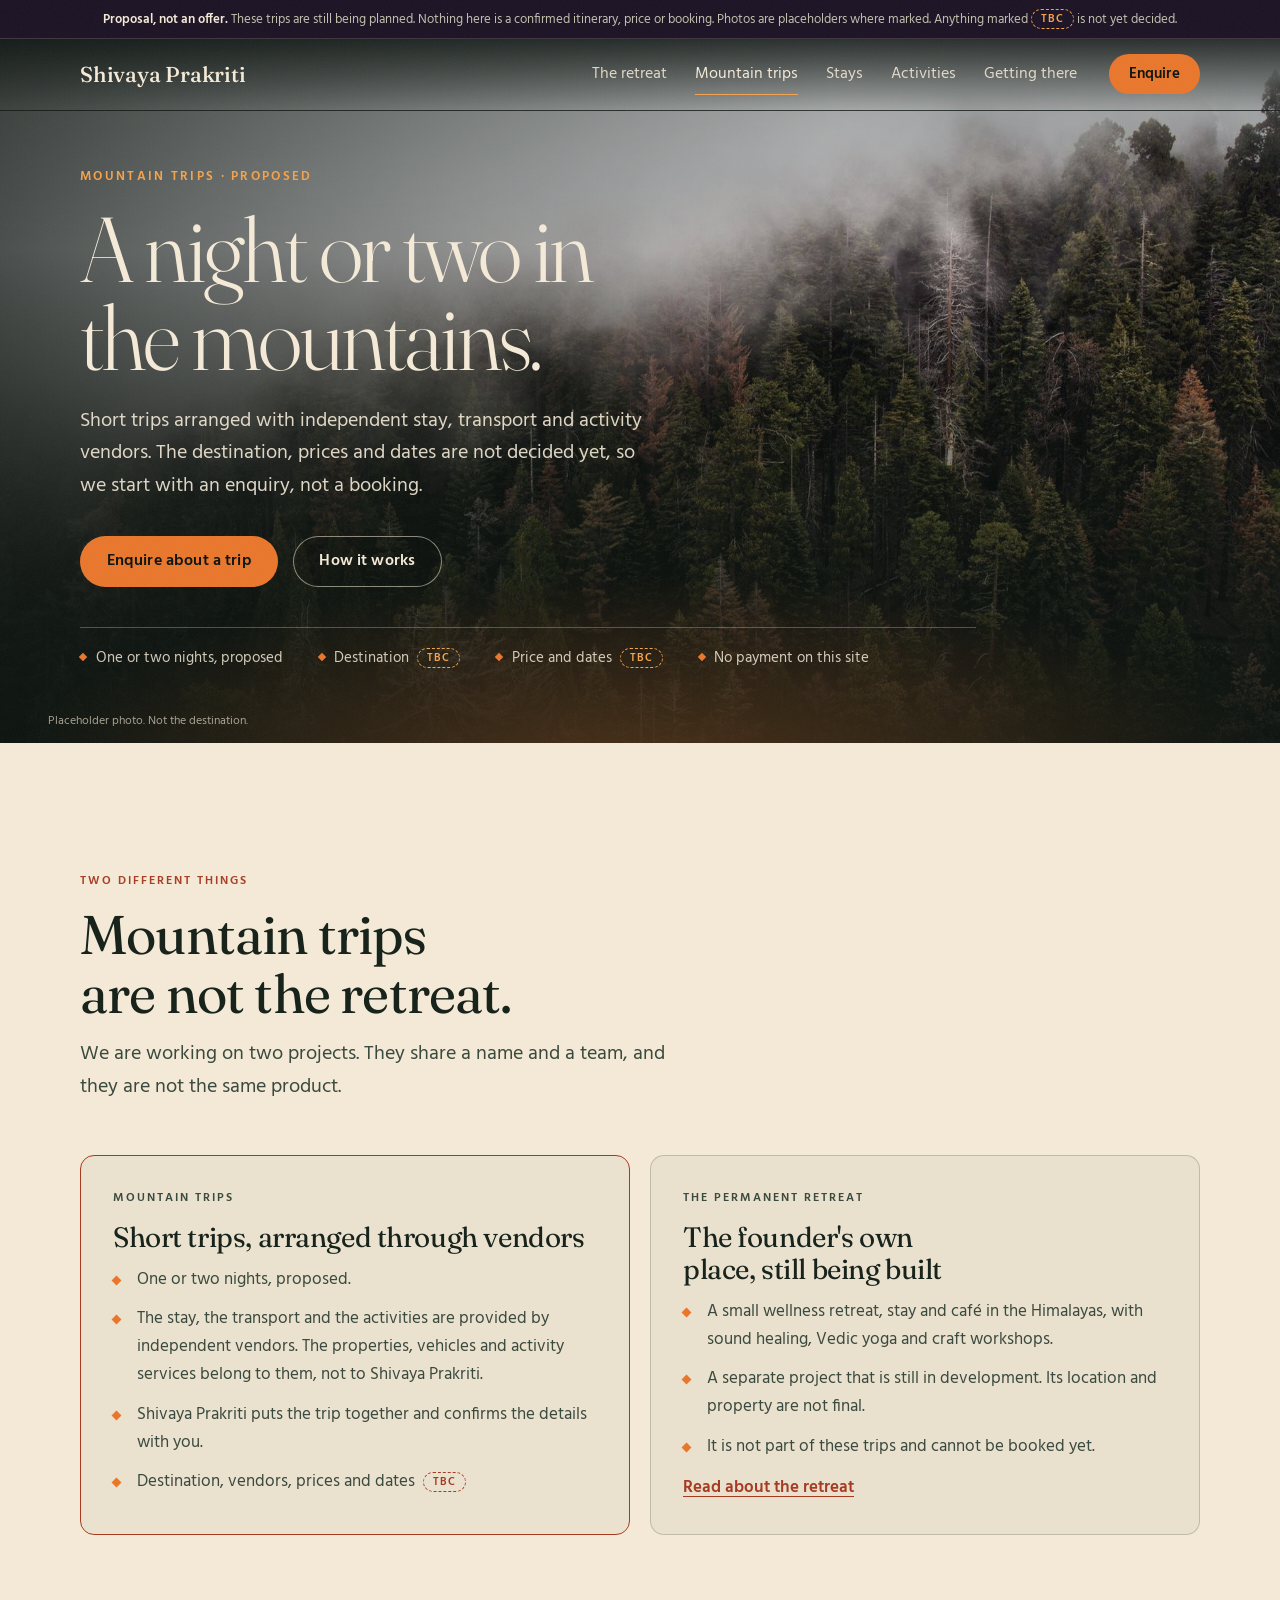
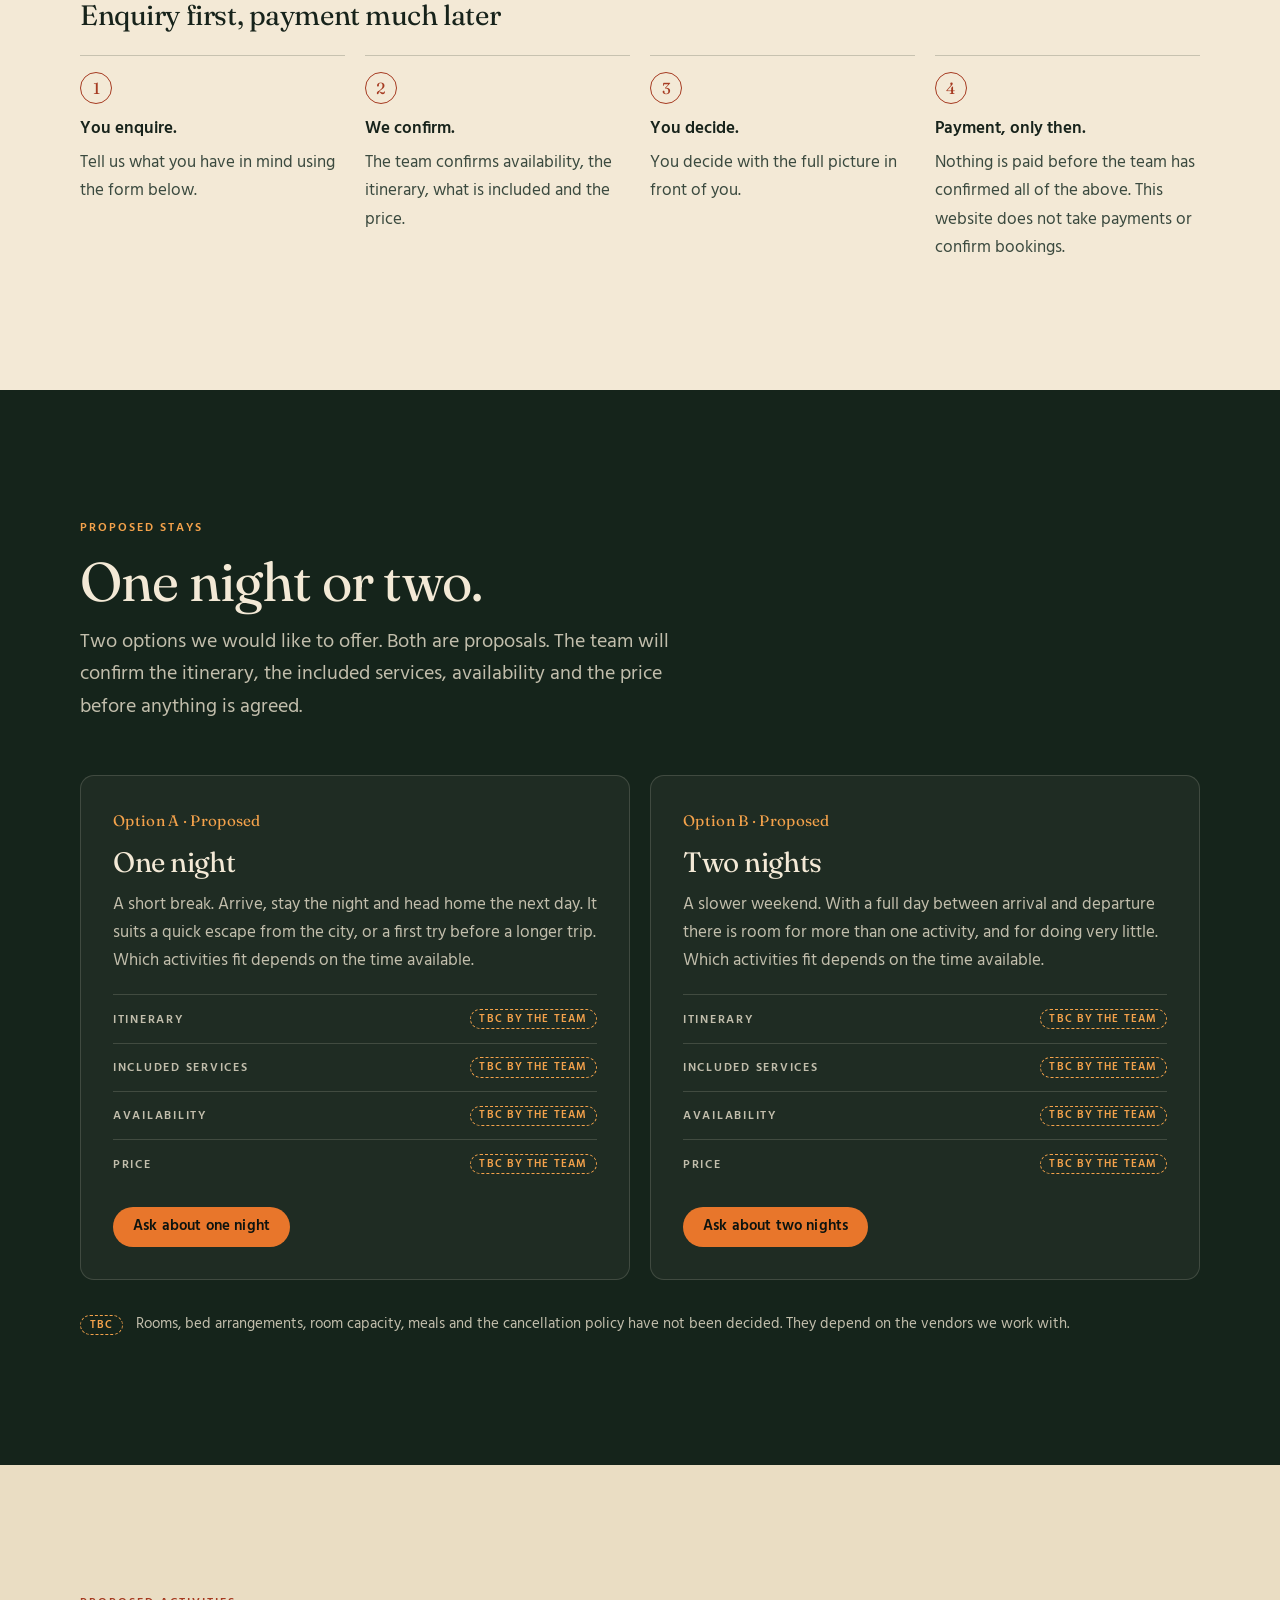
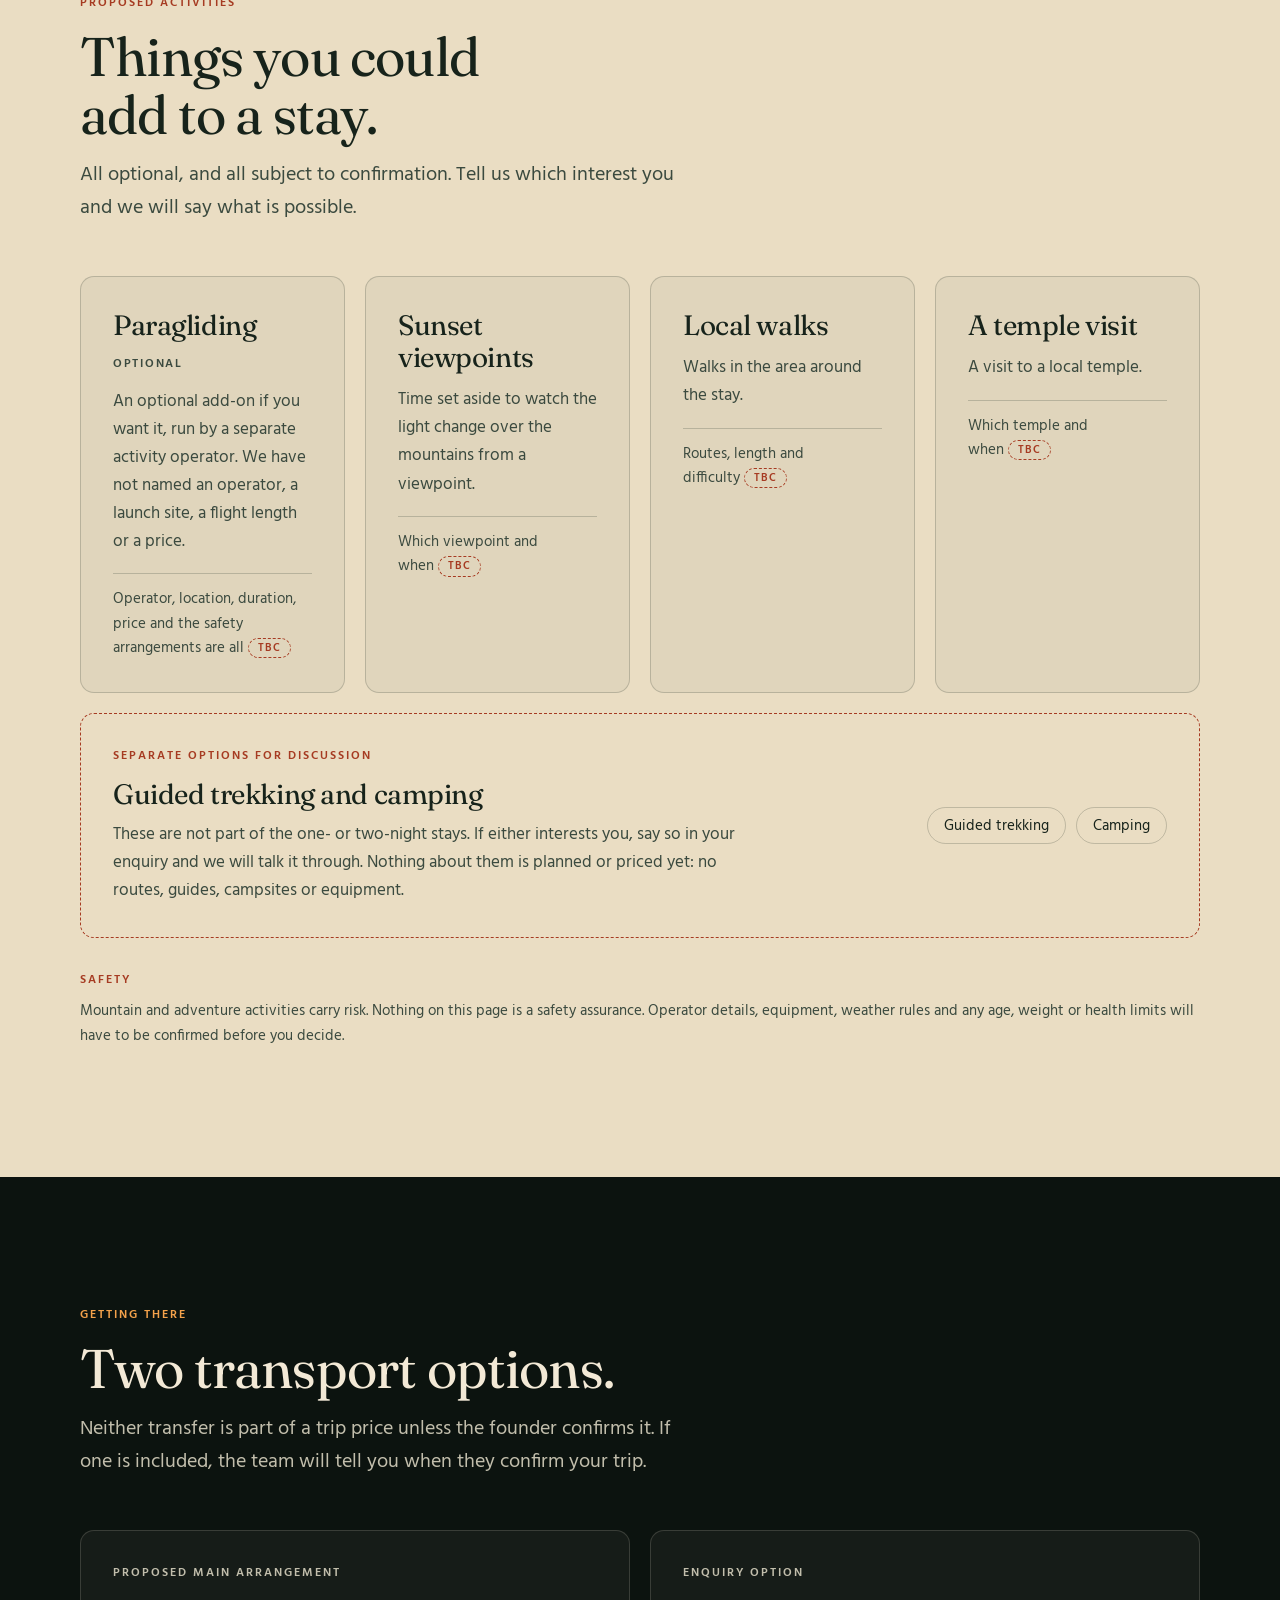
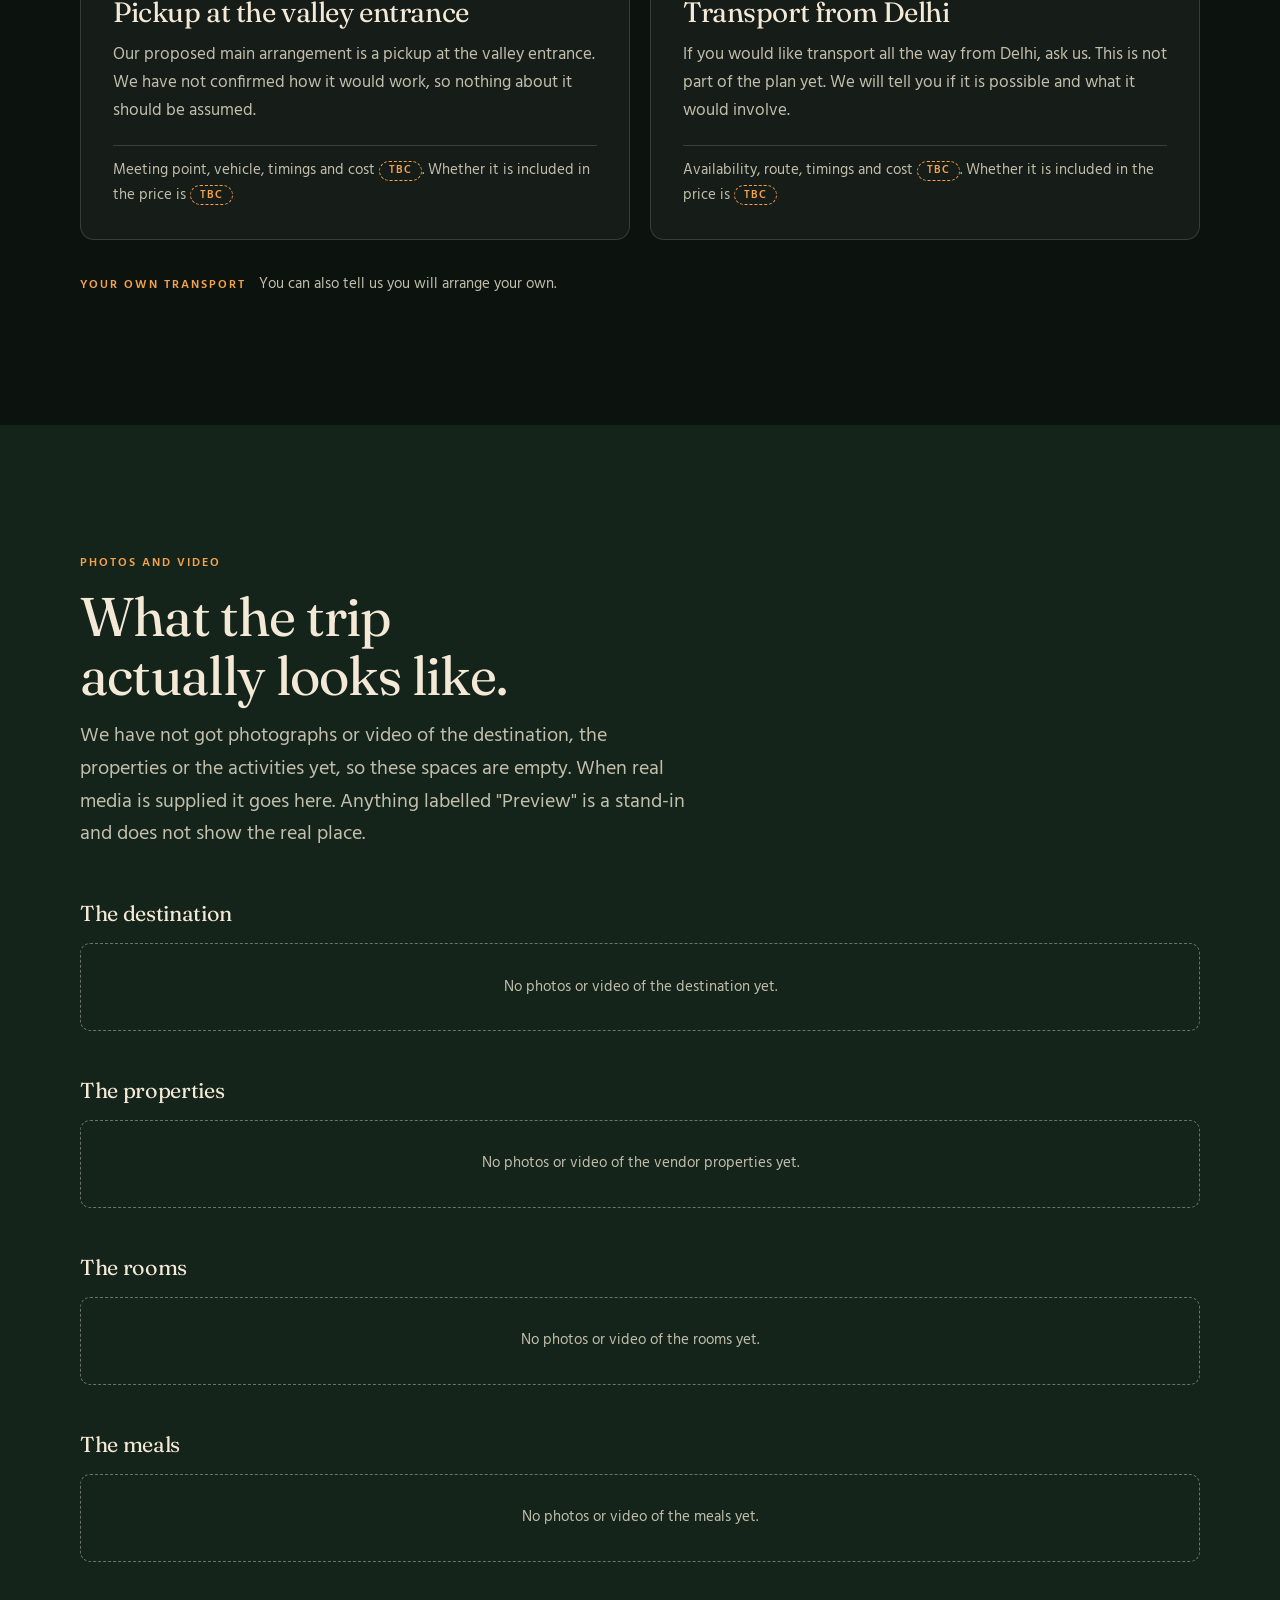
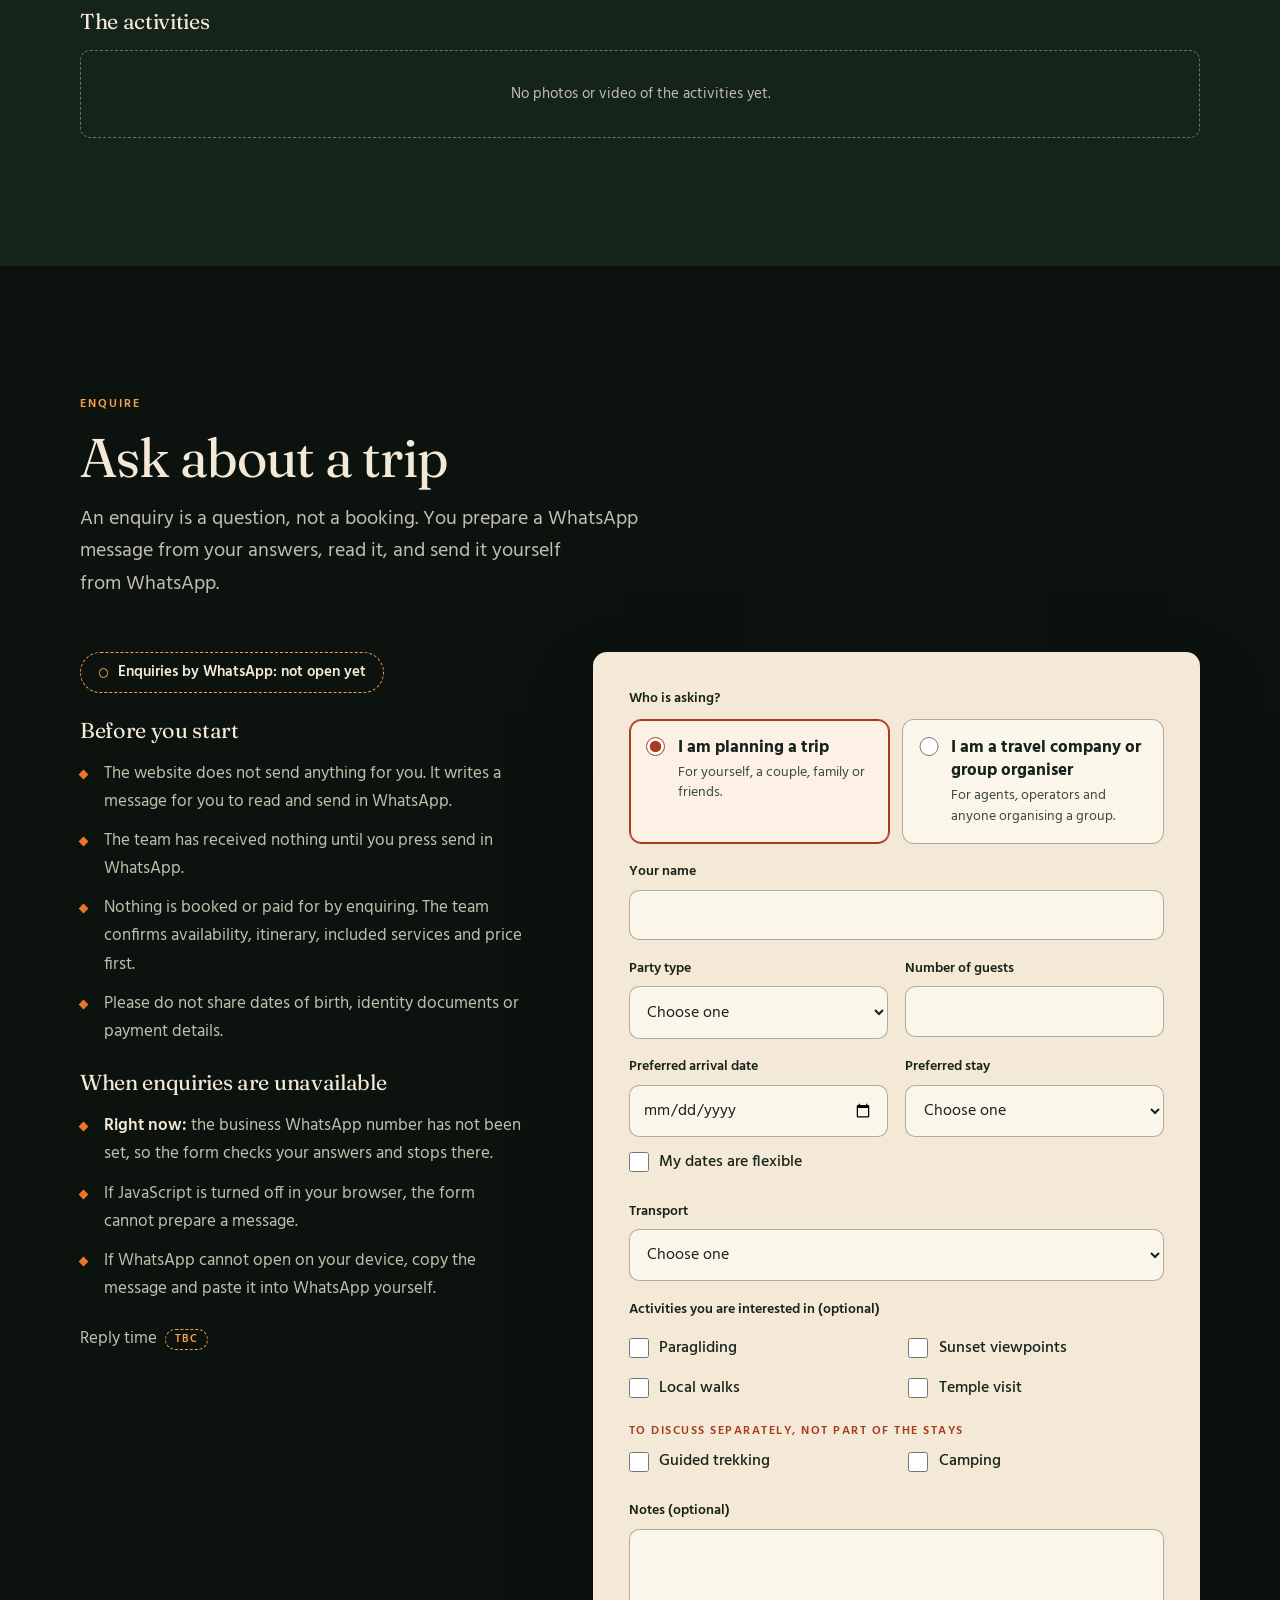
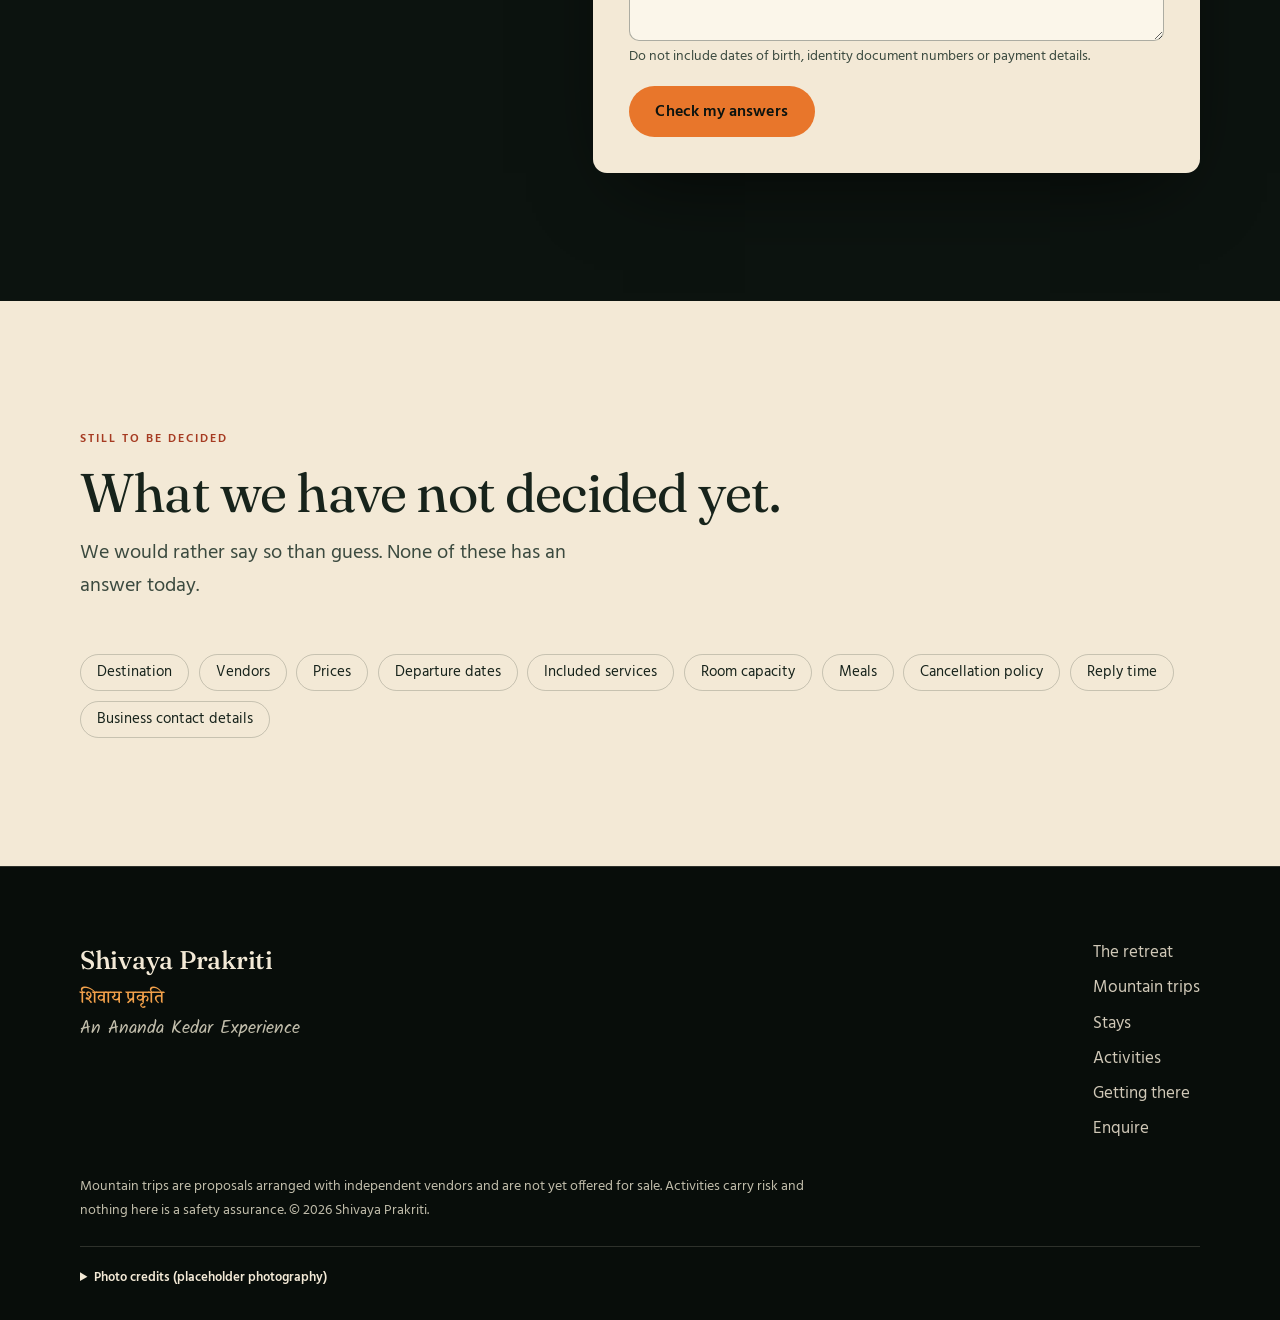
<file: site/trips.html>
<!doctype html>
<html lang="en">
<head>
<meta charset="utf-8">
<meta name="viewport" content="width=device-width, initial-scale=1, viewport-fit=cover">
<title>Mountain trips (proposed) · Shivaya Prakriti</title>
<meta name="description" content="Proposed one- and two-night mountain trips, arranged with independent stay, transport and activity vendors. Destination, prices and dates are not decided. Enquire first; nothing is booked or paid on this site.">
<meta name="theme-color" content="#0c130f">
<link rel="icon" href="assets/img/favicon.svg" type="image/svg+xml">
<link rel="preconnect" href="https://fonts.googleapis.com">
<link rel="preconnect" href="https://fonts.gstatic.com" crossorigin>
<link href="https://fonts.googleapis.com/css2?family=Fraunces:opsz,wght@9..144,300..700&family=Noto+Serif+Devanagari:wght@400;500;600&family=Hind:wght@400;500;600;700&family=Kalam:wght@400&display=swap" rel="stylesheet">
<link rel="stylesheet" href="assets/css/styles.css">
<link rel="stylesheet" href="assets/css/trips.css">
<script>document.documentElement.classList.add("js");</script>
</head>
<body id="top">

<a class="skip" href="#main">Skip to content</a>

<p class="preview-note"><strong>Proposal, not an offer.</strong> These trips are still being planned. Nothing here is a confirmed itinerary, price or booking. Photos are placeholders where marked. Anything marked <span class="tbc">TBC</span> is not yet decided.</p>

<header class="site-header">
  <div class="wrap bar">
    <a class="brand" href="index.html">Shivaya Prakriti</a>
    <button class="menu-btn" id="menu-btn" type="button" aria-expanded="false" aria-controls="site-nav">Menu</button>
    <nav class="nav" id="site-nav" aria-label="Main">
      <ul>
        <li><a href="index.html">The retreat</a></li>
        <li><a href="trips.html" aria-current="page">Mountain trips</a></li>
        <li><a href="#stays">Stays</a></li>
        <li><a href="#activities">Activities</a></li>
        <li><a href="#transport">Getting there</a></li>
      </ul>
      <a class="btn btn--ember btn--sm" href="#enquire">Enquire</a>
    </nav>
  </div>
</header>

<main id="main">

  <!-- Hero -->
  <section class="hero hero--trips" aria-labelledby="hero-title">
    <img class="hero__img" src="assets/img/photos/forest-fog.jpg" width="1800" height="1200" fetchpriority="high"
         alt="Dark pine forest on a hillside, wrapped in low cloud. A placeholder photo, not the trip destination.">
    <div class="hero__shade" aria-hidden="true"></div>
    <div class="wrap hero__inner">
      <p class="eyebrow">Mountain trips · Proposed</p>
      <h1 id="hero-title">A night or two in the mountains.</h1>
      <p class="lede">Short trips arranged with independent stay, transport and activity vendors. The destination, prices and dates are not decided yet, so we start with an enquiry, not a booking.</p>
      <div class="hero__cta">
        <a class="btn btn--ember" href="#enquire">Enquire about a trip</a>
        <a class="btn btn--ghost" href="#how">How it works</a>
      </div>
      <ul class="hero__facts">
        <li>One or two nights, proposed</li>
        <li>Destination <span class="tbc">TBC</span></li>
        <li>Price and dates <span class="tbc">TBC</span></li>
        <li>No payment on this site</li>
      </ul>
    </div>
    <p class="hero__credit">Placeholder photo. Not the destination.</p>
  </section>

  <!-- Trips vs the retreat, and how an enquiry works -->
  <section class="sec sec--cream" id="how" aria-labelledby="how-title">
    <div class="wrap">
      <div class="sec-head reveal">
        <div class="head-row"><p class="label">Two different things</p></div>
        <h2 id="how-title">Mountain trips are not the retreat.</h2>
        <p class="lede">We are working on two projects. They share a name and a team, and they are not the same product.</p>
      </div>

      <div class="compare reveal">
        <article class="card compare__card compare__card--trips">
          <p class="label">Mountain trips</p>
          <h3>Short trips, arranged through vendors</h3>
          <ul class="ticks">
            <li>One or two nights, proposed.</li>
            <li>The stay, the transport and the activities are provided by independent vendors. The properties, vehicles and activity services belong to them, not to Shivaya Prakriti.</li>
            <li>Shivaya Prakriti puts the trip together and confirms the details with you.</li>
            <li>Destination, vendors, prices and dates <span class="tbc">TBC</span></li>
          </ul>
        </article>
        <article class="card compare__card">
          <p class="label">The permanent retreat</p>
          <h3>The founder's own place, still being built</h3>
          <ul class="ticks">
            <li>A small wellness retreat, stay and café in the Himalayas, with sound healing, Vedic yoga and craft workshops.</li>
            <li>A separate project that is still in development. Its location and property are not final.</li>
            <li>It is not part of these trips and cannot be booked yet.</li>
          </ul>
          <p><a class="textlink" href="index.html#idea">Read about the retreat</a></p>
        </article>
      </div>

      <div class="process reveal">
        <h3 class="process__title">Enquiry first, payment much later</h3>
        <ol class="steps">
          <li><strong>You enquire.</strong> Tell us what you have in mind using the form below.</li>
          <li><strong>We confirm.</strong> The team confirms availability, the itinerary, what is included and the price.</li>
          <li><strong>You decide.</strong> You decide with the full picture in front of you.</li>
          <li><strong>Payment, only then.</strong> Nothing is paid before the team has confirmed all of the above. This website does not take payments or confirm bookings.</li>
        </ol>
      </div>
    </div>
  </section>

  <!-- Stay options -->
  <section class="sec sec--pine" id="stays" aria-labelledby="stays-title">
    <div class="wrap">
      <div class="sec-head reveal">
        <div class="head-row"><p class="label">Proposed stays</p></div>
        <h2 id="stays-title">One night or two.</h2>
        <p class="lede">Two options we would like to offer. Both are proposals. The team will confirm the itinerary, the included services, availability and the price before anything is agreed.</p>
      </div>

      <div class="options reveal">
        <article class="card option" id="stay-one-night">
          <p class="dur">Option A · Proposed</p>
          <h3>One night</h3>
          <p>A short break. Arrive, stay the night and head home the next day. It suits a quick escape from the city, or a first try before a longer trip. Which activities fit depends on the time available.</p>
          <dl class="tbc-list" aria-label="To be confirmed for the one-night option">
            <div><dt>Itinerary</dt><dd><span class="tbc">TBC by the team</span></dd></div>
            <div><dt>Included services</dt><dd><span class="tbc">TBC by the team</span></dd></div>
            <div><dt>Availability</dt><dd><span class="tbc">TBC by the team</span></dd></div>
            <div><dt>Price</dt><dd><span class="tbc">TBC by the team</span></dd></div>
          </dl>
          <a class="btn btn--ember btn--sm" href="?stay=one-night#enquire">Ask about one night</a>
        </article>

        <article class="card option" id="stay-two-nights">
          <p class="dur">Option B · Proposed</p>
          <h3>Two nights</h3>
          <p>A slower weekend. With a full day between arrival and departure there is room for more than one activity, and for doing very little. Which activities fit depends on the time available.</p>
          <dl class="tbc-list" aria-label="To be confirmed for the two-night option">
            <div><dt>Itinerary</dt><dd><span class="tbc">TBC by the team</span></dd></div>
            <div><dt>Included services</dt><dd><span class="tbc">TBC by the team</span></dd></div>
            <div><dt>Availability</dt><dd><span class="tbc">TBC by the team</span></dd></div>
            <div><dt>Price</dt><dd><span class="tbc">TBC by the team</span></dd></div>
          </dl>
          <a class="btn btn--ember btn--sm" href="?stay=two-nights#enquire">Ask about two nights</a>
        </article>
      </div>

      <p class="sec-foot reveal">
        <span class="tbc">TBC</span>
        <span>Rooms, bed arrangements, room capacity, meals and the cancellation policy have not been decided. They depend on the vendors we work with.</span>
      </p>
    </div>
  </section>

  <!-- Activities -->
  <section class="sec sec--paper" id="activities" aria-labelledby="activities-title">
    <div class="wrap">
      <div class="sec-head reveal">
        <div class="head-row"><p class="label">Proposed activities</p></div>
        <h2 id="activities-title">Things you could add to a stay.</h2>
        <p class="lede">All optional, and all subject to confirmation. Tell us which interest you and we will say what is possible.</p>
      </div>

      <div class="acts reveal">
        <article class="card act">
          <h3>Paragliding</h3>
          <p class="act__tag">Optional</p>
          <p>An optional add-on if you want it, run by a separate activity operator. We have not named an operator, a launch site, a flight length or a price.</p>
          <p class="act__note">Operator, location, duration, price and the safety arrangements are all <span class="tbc">TBC</span></p>
        </article>
        <article class="card act">
          <h3>Sunset viewpoints</h3>
          <p>Time set aside to watch the light change over the mountains from a viewpoint.</p>
          <p class="act__note">Which viewpoint and when <span class="tbc">TBC</span></p>
        </article>
        <article class="card act">
          <h3>Local walks</h3>
          <p>Walks in the area around the stay.</p>
          <p class="act__note">Routes, length and difficulty <span class="tbc">TBC</span></p>
        </article>
        <article class="card act">
          <h3>A temple visit</h3>
          <p>A visit to a local temple.</p>
          <p class="act__note">Which temple and when <span class="tbc">TBC</span></p>
        </article>
      </div>

      <div class="discuss reveal">
        <div>
          <p class="label">Separate options for discussion</p>
          <h3>Guided trekking and camping</h3>
          <p>These are not part of the one- or two-night stays. If either interests you, say so in your enquiry and we will talk it through. Nothing about them is planned or priced yet: no routes, guides, campsites or equipment.</p>
        </div>
        <ul class="chips" aria-label="Options for discussion">
          <li class="chip">Guided trekking</li>
          <li class="chip">Camping</li>
        </ul>
      </div>

      <p class="sec-foot reveal">
        <span class="label">Safety</span>
        <span>Mountain and adventure activities carry risk. Nothing on this page is a safety assurance. Operator details, equipment, weather rules and any age, weight or health limits will have to be confirmed before you decide.</span>
      </p>
    </div>
  </section>

  <!-- Transport -->
  <section class="sec" id="transport" aria-labelledby="transport-title">
    <div class="wrap">
      <div class="sec-head reveal">
        <div class="head-row"><p class="label">Getting there</p></div>
        <h2 id="transport-title">Two transport options.</h2>
        <p class="lede">Neither transfer is part of a trip price unless the founder confirms it. If one is included, the team will tell you when they confirm your trip.</p>
      </div>

      <div class="routes reveal">
        <article class="card route2">
          <p class="label">Proposed main arrangement</p>
          <h3>Pickup at the valley entrance</h3>
          <p>Our proposed main arrangement is a pickup at the valley entrance. We have not confirmed how it would work, so nothing about it should be assumed.</p>
          <p class="act__note">Meeting point, vehicle, timings and cost <span class="tbc">TBC</span>. Whether it is included in the price is <span class="tbc">TBC</span></p>
        </article>
        <article class="card route2">
          <p class="label">Enquiry option</p>
          <h3>Transport from Delhi</h3>
          <p>If you would like transport all the way from Delhi, ask us. This is not part of the plan yet. We will tell you if it is possible and what it would involve.</p>
          <p class="act__note">Availability, route, timings and cost <span class="tbc">TBC</span>. Whether it is included in the price is <span class="tbc">TBC</span></p>
        </article>
      </div>

      <p class="sec-foot reveal">
        <span class="label">Your own transport</span>
        <span>You can also tell us you will arrange your own.</span>
      </p>
    </div>
  </section>

  <!-- Media -->
  <section class="sec sec--pine" id="media" aria-labelledby="media-title">
    <div class="wrap">
      <div class="sec-head reveal">
        <div class="head-row"><p class="label">Photos and video</p></div>
        <h2 id="media-title">What the trip actually looks like.</h2>
        <p class="lede">We have not got photographs or video of the destination, the properties or the activities yet, so these spaces are empty. When real media is supplied it goes here. Anything labelled "Preview" is a stand-in and does not show the real place.</p>
      </div>

      <div class="media reveal">
        <section class="media__group" aria-labelledby="m-destination">
          <h3 id="m-destination">The destination</h3>
          <div class="media__grid" data-media="destination">
            <figure class="slot"><div class="slot__box"><p>No photos or video of the destination yet.</p></div></figure>
          </div>
        </section>
        <section class="media__group" aria-labelledby="m-properties">
          <h3 id="m-properties">The properties</h3>
          <div class="media__grid" data-media="properties">
            <figure class="slot"><div class="slot__box"><p>No photos or video of the vendor properties yet.</p></div></figure>
          </div>
        </section>
        <section class="media__group" aria-labelledby="m-rooms">
          <h3 id="m-rooms">The rooms</h3>
          <div class="media__grid" data-media="rooms">
            <figure class="slot"><div class="slot__box"><p>No photos or video of the rooms yet.</p></div></figure>
          </div>
        </section>
        <section class="media__group" aria-labelledby="m-meals">
          <h3 id="m-meals">The meals</h3>
          <div class="media__grid" data-media="meals">
            <figure class="slot"><div class="slot__box"><p>No photos or video of the meals yet.</p></div></figure>
          </div>
        </section>
        <section class="media__group" aria-labelledby="m-activities">
          <h3 id="m-activities">The activities</h3>
          <div class="media__grid" data-media="activities">
            <figure class="slot"><div class="slot__box"><p>No photos or video of the activities yet.</p></div></figure>
          </div>
        </section>
      </div>
    </div>
  </section>

  <!-- Enquiry -->
  <section class="sec contact enquire" id="enquire" aria-labelledby="enquire-title">
    <div class="wrap">
      <div class="sec-head reveal">
        <div class="head-row"><p class="label">Enquire</p></div>
        <h2 id="enquire-title">Ask about a trip</h2>
        <p class="lede">An enquiry is a question, not a booking. You prepare a WhatsApp message from your answers, read it, and send it yourself from WhatsApp.</p>
      </div>

      <div class="enquire__grid">
        <aside class="reveal enquire__side" aria-label="How enquiries work">
          <p class="state" id="trip-state" data-state="inactive">Enquiries by WhatsApp: not open yet</p>
          <h3>Before you start</h3>
          <ul class="ticks">
            <li>The website does not send anything for you. It writes a message for you to read and send in WhatsApp.</li>
            <li>The team has received nothing until you press send in WhatsApp.</li>
            <li>Nothing is booked or paid for by enquiring. The team confirms availability, itinerary, included services and price first.</li>
            <li>Please do not share dates of birth, identity documents or payment details.</li>
          </ul>
          <h3>When enquiries are unavailable</h3>
          <ul class="ticks">
            <li id="trip-now"><strong>Right now:</strong> the business WhatsApp number has not been set, so the form checks your answers and stops there.</li>
            <li>If JavaScript is turned off in your browser, the form cannot prepare a message.</li>
            <li>If WhatsApp cannot open on your device, copy the message and paste it into WhatsApp yourself.</li>
          </ul>
          <p class="contact__guide">Reply time <span class="tbc">TBC</span></p>
        </aside>

        <form class="form reveal" id="trip-enquiry" novalidate>
          <noscript><p class="form__notice">This form needs JavaScript to prepare a WhatsApp message. Without it, nothing can be sent or prepared from this page.</p></noscript>

          <fieldset class="paths">
            <legend>Who is asking?</legend>
            <div class="paths__grid">
              <div class="pathcard">
                <input type="radio" id="path-direct" name="path" value="direct" checked>
                <label for="path-direct"><strong>I am planning a trip</strong><span>For yourself, a couple, family or friends.</span></label>
              </div>
              <div class="pathcard">
                <input type="radio" id="path-partner" name="path" value="partner">
                <label for="path-partner"><strong>I am a travel company or group organiser</strong><span>For agents, operators and anyone organising a group.</span></label>
              </div>
            </div>
          </fieldset>

          <p class="form__notice" data-partner-only hidden>We do not publish partner rates or supplier costs, and this form does not ask for any. Leave pricing out of your first message. The team will talk terms with you directly.</p>

          <div class="row">
            <div class="field">
              <label for="t-name" data-label-name>Your name</label>
              <input id="t-name" name="name" type="text" autocomplete="name" maxlength="80" required>
            </div>
            <div class="field" data-partner-only hidden>
              <label for="t-company">Company or organiser name</label>
              <input id="t-company" name="company" type="text" autocomplete="organization" maxlength="100">
            </div>
          </div>

          <div class="row">
            <div class="field">
              <label for="t-party">Party type</label>
              <select id="t-party" name="party" required></select>
            </div>
            <div class="field">
              <label for="t-guests">Number of guests</label>
              <input id="t-guests" name="guests" type="number" inputmode="numeric" min="1" max="500" step="1" required>
            </div>
          </div>

          <div class="row">
            <div class="field">
              <label for="t-arrival">Preferred arrival date</label>
              <input id="t-arrival" name="arrival" type="date">
              <label class="check" for="t-flex"><input id="t-flex" name="flexible" type="checkbox"> <span>My dates are flexible</span></label>
            </div>
            <div class="field">
              <label for="t-stay">Preferred stay</label>
              <select id="t-stay" name="stay" required>
                <option value="" selected disabled>Choose one</option>
                <option value="one-night">One night (proposed option A)</option>
                <option value="two-nights">Two nights (proposed option B)</option>
                <option value="unsure">Not sure yet</option>
              </select>
            </div>
          </div>

          <div class="field">
            <label for="t-transport">Transport</label>
            <select id="t-transport" name="transport" required>
              <option value="" selected disabled>Choose one</option>
              <option value="pickup">Pickup at the valley entrance (proposed main option)</option>
              <option value="delhi">Transport from Delhi (ask us)</option>
              <option value="own">I will arrange my own transport</option>
              <option value="unsure">Not sure yet</option>
            </select>
          </div>

          <fieldset class="checks">
            <legend>Activities you are interested in (optional)</legend>
            <div class="checks__grid">
              <label class="check"><input type="checkbox" name="activity" value="Paragliding (optional)"> <span>Paragliding</span></label>
              <label class="check"><input type="checkbox" name="activity" value="Sunset viewpoints"> <span>Sunset viewpoints</span></label>
              <label class="check"><input type="checkbox" name="activity" value="Local walks"> <span>Local walks</span></label>
              <label class="check"><input type="checkbox" name="activity" value="Temple visit"> <span>Temple visit</span></label>
            </div>
            <p class="checks__sub">To discuss separately, not part of the stays</p>
            <div class="checks__grid">
              <label class="check"><input type="checkbox" name="activity" value="Guided trekking (to discuss)"> <span>Guided trekking</span></label>
              <label class="check"><input type="checkbox" name="activity" value="Camping (to discuss)"> <span>Camping</span></label>
            </div>
          </fieldset>

          <div class="field">
            <label for="t-notes">Notes (optional)</label>
            <textarea id="t-notes" name="notes" maxlength="600" aria-describedby="t-notes-hint"></textarea>
            <p class="hint" id="t-notes-hint">Do not include dates of birth, identity document numbers or payment details.</p>
          </div>

          <div>
            <button class="btn btn--ember" type="submit" id="t-submit">Check my answers</button>
          </div>

          <div class="result" id="trip-result" role="status" aria-live="polite" tabindex="-1"></div>
        </form>
      </div>
    </div>
  </section>

  <!-- Still undecided -->
  <section class="sec sec--cream" id="undecided" aria-labelledby="undecided-title">
    <div class="wrap">
      <div class="sec-head reveal">
        <div class="head-row"><p class="label">Still to be decided</p></div>
        <h2 id="undecided-title">What we have not decided yet.</h2>
        <p class="lede">We would rather say so than guess. None of these has an answer today.</p>
      </div>
      <ul class="chips reveal" aria-label="Undecided items">
        <li class="chip">Destination</li>
        <li class="chip">Vendors</li>
        <li class="chip">Prices</li>
        <li class="chip">Departure dates</li>
        <li class="chip">Included services</li>
        <li class="chip">Room capacity</li>
        <li class="chip">Meals</li>
        <li class="chip">Cancellation policy</li>
        <li class="chip">Reply time</li>
        <li class="chip">Business contact details</li>
      </ul>
    </div>
  </section>

</main>

<footer class="site-footer">
  <div class="wrap">
    <div class="site-footer__grid">
      <div>
        <a class="brand" href="index.html">Shivaya Prakriti</a>
        <p class="deva" lang="hi">शिवाय प्रकृति</p>
        <p class="note">An Ananda Kedar Experience</p>
      </div>
      <nav aria-label="Footer">
        <ul>
          <li><a href="index.html">The retreat</a></li>
          <li><a href="trips.html" aria-current="page">Mountain trips</a></li>
          <li><a href="#stays">Stays</a></li>
          <li><a href="#activities">Activities</a></li>
          <li><a href="#transport">Getting there</a></li>
          <li><a href="#enquire">Enquire</a></li>
        </ul>
      </nav>
    </div>
    <p class="site-footer__small">Mountain trips are proposals arranged with independent vendors and are not yet offered for sale. Activities carry risk and nothing here is a safety assurance. © 2026 Shivaya Prakriti.</p>
    <details class="credits">
      <summary>Photo credits (placeholder photography)</summary>
      <ul>
        <li>Green Pine Trees With Fog. Vladimir Kudinov via <a href="https://www.pexels.com/photo/green-pine-trees-with-fog-105813/">Pexels</a>. <a href="https://www.pexels.com/license/">Pexels License</a>. A placeholder, not the trip destination.</li>
      </ul>
    </details>
  </div>
</footer>

<script src="assets/js/trips-config.js"></script>
<script src="assets/js/main.js" defer></script>
<script src="assets/js/trips.js" defer></script>
</body>
</html>
</file>
<file: site/assets/css/styles.css>
/* Shivaya Prakriti: "Fireside Dusk"
   Night forest, ember light, cream paper. Photography leads; ornament is quiet. */

:root {
  color-scheme: dark;

  /* Night and pine */
  --night: #0c130f;
  --night-2: #101912;
  --pine: #15241b;
  --moss: #1f3326;
  /* Paper and ink */
  --cream: #f3e9d6;
  --paper: #eaddc3;
  --ink: #17231b;
  --ink-2: #3b4a3f;
  --mist: #c2beac;
  /* Fire */
  --ember: #e8762b;
  --glow: #f4a24b;
  --coal: #a63b22;

  --line: rgba(243, 233, 214, 0.16);
  --line-ink: rgba(23, 35, 27, 0.2);

  --font-display: "Fraunces", "Noto Serif Devanagari", Georgia, serif;
  --font-deva: "Noto Serif Devanagari", "Fraunces", Georgia, serif;
  --font-body: "Hind", system-ui, -apple-system, "Segoe UI", sans-serif;
  --font-note: "Kalam", "Hind", cursive;

  --gutter: clamp(1.25rem, 5vw, 3rem);
  --max: 76rem;
  --section: clamp(4.5rem, 10vw, 8rem);
  --radius: 14px;
  --header-h: 4.5rem;
}

*, *::before, *::after { box-sizing: border-box; }

html { scroll-behavior: smooth; scroll-padding-top: 5.5rem; -webkit-text-size-adjust: 100%; }

body {
  margin: 0;
  background: var(--night);
  color: var(--cream);
  font-family: var(--font-body);
  font-size: 1.0625rem;
  line-height: 1.65;
  -webkit-font-smoothing: antialiased;
}

img { display: block; max-width: 100%; height: auto; }

/* Film grain over everything: very low, adds tooth to the dark */
body::before {
  content: "";
  position: fixed;
  inset: 0;
  z-index: 60;
  pointer-events: none;
  opacity: 0.07;
  background-image: url("data:image/svg+xml;utf8,<svg xmlns='http://www.w3.org/2000/svg' width='180' height='180'><filter id='n'><feTurbulence type='fractalNoise' baseFrequency='.85' numOctaves='2' stitchTiles='stitch'/><feColorMatrix values='0 0 0 0 1  0 0 0 0 1  0 0 0 0 1  0 0 0 .55 0'/></filter><rect width='100%' height='100%' filter='url(%23n)'/></svg>");
}

a { color: inherit; }

:focus-visible { outline: 2px solid var(--glow); outline-offset: 3px; border-radius: 4px; }

.skip {
  position: absolute; left: 1rem; top: -4rem; z-index: 100;
  background: var(--cream); color: var(--ink); padding: 0.6rem 1rem; border-radius: 8px; text-decoration: none;
}
.skip:focus { top: calc(env(safe-area-inset-top, 0px) + 0.75rem); }

.wrap { width: 100%; max-width: var(--max); margin-inline: auto; padding-inline: var(--gutter); }

/* ---------- Typography ---------- */
h1, h2, h3 {
  font-family: var(--font-display);
  font-weight: 400;
  line-height: 1.08;
  letter-spacing: -0.015em;
  text-wrap: balance;
  margin: 0;
}
h2 { font-size: clamp(2.1rem, 4.6vw, 3.4rem); }
h3 { font-size: clamp(1.4rem, 2.2vw, 1.75rem); line-height: 1.15; }
p { margin: 0; text-wrap: pretty; }

.deva {
  font-family: var(--font-deva);
  font-weight: 500;
  line-height: 1.6; /* Devanagari needs more leading than Latin */
  letter-spacing: 0;
}
.label {
  font-size: 0.78rem;
  font-weight: 600;
  letter-spacing: 0.16em;
  text-transform: uppercase;
  color: var(--accent, var(--glow));
}
.note { font-family: var(--font-note); font-size: 1.3rem; line-height: 1.4; color: var(--accent, var(--glow)); }
.lede { font-size: clamp(1.1rem, 1.6vw, 1.3rem); line-height: 1.6; color: var(--fg-soft, var(--mist)); max-width: 38rem; }

/* ---------- Sections ---------- */
.sec {
  --fg: var(--cream); --fg-soft: var(--mist); --accent: var(--glow); --rule: var(--line);
  background: var(--night);
  color: var(--fg);
  padding-block: var(--section);
  position: relative;
}
.sec--pine { background: var(--pine); }
.sec--cream {
  --fg: var(--ink); --fg-soft: var(--ink-2); --accent: var(--coal); --rule: var(--line-ink);
  background: var(--cream);
  color-scheme: light;
}
.sec--paper { background: var(--paper); --fg: var(--ink); --fg-soft: var(--ink-2); --accent: var(--coal); --rule: var(--line-ink); color-scheme: light; }

.sec-head { display: grid; gap: 0.9rem; margin-bottom: clamp(2rem, 4vw, 3.5rem); max-width: 44rem; }
.sec-head .head-row { display: flex; flex-wrap: wrap; align-items: baseline; gap: 0.5rem 1rem; }
.sec-head .deva { color: var(--fg-soft); font-size: 1.05rem; }

.prose { display: grid; gap: 1.1rem; max-width: 38rem; color: var(--fg-soft); }
.prose p { color: inherit; }

/* Ornamental rule: a thin line with an ember diamond, borrowed from Pahari borders */
.rule { display: flex; align-items: center; gap: 0.9rem; color: var(--rule); }
.rule::before, .rule::after { content: ""; flex: 1; height: 1px; background: currentColor; }
.rule i { width: 7px; height: 7px; background: var(--ember); transform: rotate(45deg); flex: none; }

/* ---------- Preview note ---------- */
.preview-note {
  background: #1b1224;
  color: var(--mist);
  text-align: center;
  font-size: 0.82rem;
  line-height: 1.4;
  padding: 0.55rem var(--gutter);
  border-bottom: 1px solid var(--line);
}
.preview-note strong { color: var(--cream); font-weight: 600; }
.preview-note a { color: var(--glow); text-underline-offset: 3px; white-space: nowrap; }
.preview-note .tbc { margin-left: 0; }

/* ---------- TBC chip ---------- */
.tbc {
  display: inline-block;
  vertical-align: 0.1em;
  margin-left: 0.25rem;
  padding: 0.05rem 0.55rem;
  border: 1px dashed currentColor;
  border-radius: 999px;
  font-family: var(--font-body);
  font-size: 0.7rem;
  font-weight: 600;
  letter-spacing: 0.1em;
  text-transform: uppercase;
  line-height: 1.5;
  color: var(--accent, var(--glow));
  white-space: nowrap;
}

/* ---------- Buttons ---------- */
.btn {
  display: inline-flex; align-items: center; justify-content: center; gap: 0.5rem;
  min-height: 3rem;
  padding: 0.7rem 1.6rem;
  border-radius: 999px;
  border: 1.5px solid transparent;
  font-family: var(--font-body);
  font-size: 1rem;
  font-weight: 600;
  letter-spacing: 0.01em;
  text-decoration: none;
  cursor: pointer;
  transition: transform 0.2s ease, background-color 0.2s ease, border-color 0.2s ease, box-shadow 0.25s ease;
}
.btn--ember { background: var(--ember); color: var(--night); box-shadow: 0 0 0 0 rgba(232, 118, 43, 0); }
.btn--ember:hover { background: var(--glow); box-shadow: 0 8px 30px -6px rgba(232, 118, 43, 0.65); transform: translateY(-1px); }
.btn--ghost { border-color: rgba(243, 233, 214, 0.55); color: var(--cream); background: rgba(12, 19, 15, 0.25); }
.btn--ghost:hover { border-color: var(--cream); background: rgba(243, 233, 214, 0.1); }
.btn--ink { background: var(--ink); color: var(--cream); }
.btn--ink:hover { background: #0c130f; transform: translateY(-1px); }
.btn--sm { min-height: 2.5rem; padding: 0.4rem 1.2rem; font-size: 0.95rem; }
.btn:active { transform: translateY(0); }

/* ---------- Header ---------- */
.site-header {
  position: sticky;
  top: env(safe-area-inset-top, 0px);
  z-index: 50;
  height: var(--header-h);
  background: linear-gradient(to bottom, rgba(12, 19, 15, 0.78), rgba(12, 19, 15, 0));
  transition: background-color 0.3s ease, border-color 0.3s ease, backdrop-filter 0.3s ease;
  border-bottom: 1px solid transparent;
}
.site-header.is-scrolled { background: rgba(12, 19, 15, 0.92); backdrop-filter: blur(10px); -webkit-backdrop-filter: blur(10px); border-bottom-color: var(--line); }
.bar { height: 100%; display: flex; align-items: center; justify-content: space-between; gap: 1rem; }
.brand { font-family: var(--font-display); font-size: 1.35rem; font-weight: 500; letter-spacing: -0.01em; text-decoration: none; color: var(--cream); }
.nav ul { list-style: none; margin: 0; padding: 0; display: flex; gap: 1.75rem; }
.nav { display: flex; align-items: center; gap: 2rem; }
.nav a:not(.btn) { text-decoration: none; font-size: 0.98rem; color: var(--cream); opacity: 0.88; padding-block: 0.4rem; border-bottom: 1px solid transparent; }
.nav a:not(.btn):hover { opacity: 1; border-bottom-color: var(--glow); }
.menu-btn { display: none; }

@media (max-width: 62rem) {
  .js .menu-btn {
    display: inline-flex; align-items: center; min-height: 2.5rem; padding: 0.3rem 1.1rem;
    border-radius: 999px; border: 1.5px solid rgba(243, 233, 214, 0.55); background: rgba(12, 19, 15, 0.4);
    color: var(--cream); font: 600 0.95rem var(--font-body); cursor: pointer;
  }
  .js .nav {
    display: none; position: absolute; left: 0; right: 0; top: var(--header-h);
    flex-direction: column; align-items: stretch; gap: 1.25rem;
    padding: 1.5rem var(--gutter) 2rem; background: rgba(12, 19, 15, 0.97); border-bottom: 1px solid var(--line);
  }
  .js .nav.is-open { display: flex; }
  .js .nav ul { flex-direction: column; gap: 0.25rem; }
  .js .nav a:not(.btn) { display: block; padding: 0.7rem 0; font-size: 1.15rem; border-bottom: 1px solid var(--line); }
  .nav .btn { align-self: flex-start; }
  html:not(.js) .nav { gap: 1rem; flex-wrap: wrap; }
  html:not(.js) .nav ul { flex-wrap: wrap; gap: 0.75rem 1.25rem; }
  html:not(.js) .bar { height: auto; flex-wrap: wrap; padding-block: 0.75rem; }
  html:not(.js) .site-header { height: auto; }
}

/* ---------- Hero ---------- */
.hero {
  position: relative;
  isolation: isolate;
  margin-top: calc(var(--header-h) * -1);
  min-height: min(100svh, 58rem);
  display: flex;
  align-items: flex-end;
  padding: calc(var(--header-h) + 3rem) 0 clamp(2.5rem, 6vw, 4.5rem);
  overflow: hidden;
  background: var(--night);
}
.hero__img { position: absolute; inset: 0; width: 100%; height: 100%; object-fit: cover; object-position: 55% 55%; z-index: -3; }
.hero__shade {
  position: absolute; inset: 0; z-index: -2;
  background:
    linear-gradient(to top, rgba(12, 19, 15, 0.96) 0%, rgba(12, 19, 15, 0.55) 38%, rgba(12, 19, 15, 0.12) 70%, rgba(12, 19, 15, 0.45) 100%),
    linear-gradient(to right, rgba(12, 19, 15, 0.7) 0%, rgba(12, 19, 15, 0) 65%);
}
.hero::after { /* rising heat from the bottom edge */
  content: ""; position: absolute; left: 0; right: 0; bottom: 0; height: 40%; z-index: -1; pointer-events: none;
  background: radial-gradient(ellipse 70% 100% at 50% 110%, rgba(232, 118, 43, 0.28), rgba(232, 118, 43, 0) 70%);
  animation: heat 6s ease-in-out infinite alternate;
}
@keyframes heat { from { opacity: 0.55; } to { opacity: 1; } }

.embers { position: absolute; inset: 0; z-index: -1; pointer-events: none; overflow: hidden; }
.embers i {
  position: absolute; bottom: -10px; width: 3px; height: 3px; border-radius: 50%;
  background: var(--glow); box-shadow: 0 0 8px 2px rgba(244, 162, 75, 0.65); opacity: 0;
  animation: rise 11s linear infinite;
}
.embers i:nth-child(1) { left: 8%;  animation-delay: 0s;   animation-duration: 12s; }
.embers i:nth-child(2) { left: 17%; animation-delay: 3s;   animation-duration: 10s; width: 2px; height: 2px; }
.embers i:nth-child(3) { left: 29%; animation-delay: 6s;   animation-duration: 13s; }
.embers i:nth-child(4) { left: 41%; animation-delay: 1.5s; animation-duration: 11s; width: 2px; height: 2px; }
.embers i:nth-child(5) { left: 52%; animation-delay: 8s;   animation-duration: 14s; }
.embers i:nth-child(6) { left: 63%; animation-delay: 4s;   animation-duration: 10s; width: 2px; height: 2px; }
.embers i:nth-child(7) { left: 74%; animation-delay: 9s;   animation-duration: 12s; }
.embers i:nth-child(8) { left: 85%; animation-delay: 2s;   animation-duration: 13s; width: 2px; height: 2px; }
.embers i:nth-child(9) { left: 93%; animation-delay: 7s;   animation-duration: 11s; }
@keyframes rise {
  0% { transform: translate3d(0, 0, 0); opacity: 0; }
  12% { opacity: 0.85; }
  70% { opacity: 0.35; }
  100% { transform: translate3d(24px, -60vh, 0); opacity: 0; }
}

.hero__inner { display: grid; gap: 1.15rem; max-width: var(--max); }
.eyebrow { font-size: 0.8rem; font-weight: 600; letter-spacing: 0.18em; text-transform: uppercase; color: var(--glow); }
.hero h1 { font-size: clamp(3.4rem, 10.5vw, 8.5rem); font-weight: 300; line-height: 0.95; letter-spacing: -0.03em; }
.hero__deva { font-size: clamp(1.7rem, 3.6vw, 2.6rem); color: var(--glow); font-weight: 500; }
.hero .note { font-size: clamp(1.25rem, 2vw, 1.55rem); color: var(--cream); opacity: 0.9; }
.hero .lede { color: rgba(243, 233, 214, 0.9); max-width: 32rem; margin-top: 0.4rem; }
.hero__cta { display: flex; flex-wrap: wrap; gap: 0.9rem; margin-top: 0.9rem; }
.hero__facts {
  list-style: none; margin: 1.4rem 0 0; padding: 1.1rem 0 0; display: flex; flex-wrap: wrap; gap: 0.5rem 2.25rem;
  border-top: 1px solid rgba(243, 233, 214, 0.28); font-size: 0.95rem; color: rgba(243, 233, 214, 0.85); max-width: 56rem;
}
.hero__facts li::before { content: ""; display: inline-block; width: 6px; height: 6px; margin-right: 0.6rem; background: var(--ember); transform: rotate(45deg); vertical-align: 0.12em; }
.hero__credit { position: absolute; right: var(--gutter); bottom: 0.75rem; font-size: 0.72rem; color: rgba(243, 233, 214, 0.65); }

/* ---------- Practice band ---------- */
.band { background: var(--night-2); border-block: 1px solid var(--line); }
.band ul { list-style: none; margin: 0; padding: 0; display: grid; grid-template-columns: repeat(4, 1fr); }
.band li { padding: 1.6rem 1rem; text-align: center; display: grid; gap: 0.15rem; }
.band li + li { border-left: 1px solid var(--line); }
.band .deva { font-size: clamp(1.15rem, 2.2vw, 1.6rem); color: var(--cream); }
.band .label { color: var(--mist); font-size: 0.7rem; }
@media (max-width: 40rem) {
  .band ul { grid-template-columns: repeat(2, 1fr); }
  .band li:nth-child(3) { border-left: 0; }
  .band li:nth-child(n+3) { border-top: 1px solid var(--line); }
}

/* ---------- Frames: photo with a thin inset rule, like a miniature's border ---------- */
.frame { position: relative; margin: 0; border-radius: 10px; overflow: hidden; background: var(--moss); }
.frame img { width: 100%; height: 100%; object-fit: cover; }
.frame::after { content: ""; position: absolute; inset: 10px; border: 1px solid rgba(243, 233, 214, 0.5); border-radius: 4px; pointer-events: none; }
.frame figcaption { position: absolute; left: 1.4rem; bottom: 1.2rem; z-index: 1; font-size: 0.75rem; color: var(--cream); text-shadow: 0 1px 8px rgba(0, 0, 0, 0.7); }

/* ---------- Intro ---------- */
.intro { display: grid; gap: clamp(2rem, 5vw, 4.5rem); grid-template-columns: minmax(0, 1.05fr) minmax(0, 0.95fr); align-items: center; }
.intro .sec-head { margin-bottom: 1.6rem; }
.chips { list-style: none; margin: 2rem 0 0; padding: 0; display: flex; flex-wrap: wrap; gap: 0.6rem; }
.chip { border: 1px solid var(--rule); border-radius: 999px; padding: 0.35rem 1rem; font-size: 0.92rem; color: var(--fg); }
.intro .frame { aspect-ratio: 4 / 5; }
.intro .frame::before { content: ""; position: absolute; inset: 0; z-index: 1; pointer-events: none; background: linear-gradient(to bottom, rgba(23, 35, 27, 0.4), rgba(23, 35, 27, 0) 50%); }
@media (max-width: 52rem) { .intro { grid-template-columns: 1fr; } .intro .frame { aspect-ratio: 4 / 3; order: -1; } }

/* ---------- Plan your stay ---------- */
.plan { display: grid; gap: 1.25rem; grid-template-columns: repeat(3, minmax(0, 1fr)); }
.pcard-text, .card {
  background: rgba(243, 233, 214, 0.045);
  border: 1px solid var(--rule);
  border-radius: var(--radius);
  padding: clamp(1.4rem, 2.6vw, 2rem);
  display: grid; gap: 0.8rem; align-content: start;
}
.sec--cream .card, .sec--paper .card { background: rgba(23, 35, 27, 0.04); }
.card p { color: var(--fg-soft); }
.card .meta { font-size: 0.85rem; color: var(--fg-soft); margin-top: 0.4rem; }
.plan .card h3 { margin-bottom: 0.1rem; }
.plan .dur { font-family: var(--font-display); font-size: 0.95rem; color: var(--accent); letter-spacing: 0.02em; }
.route { margin-top: 1.25rem; display: grid; gap: 1.25rem; grid-template-columns: repeat(2, minmax(0, 1fr)); }
.route .card { grid-template-columns: auto 1fr; align-items: start; column-gap: 1.1rem; }
.route .card .ico { width: 2.4rem; height: 2.4rem; border: 1px solid var(--rule); border-radius: 50%; display: grid; place-items: center; color: var(--accent); font-size: 0.8rem; font-weight: 700; letter-spacing: 0.04em; }
.route .card div { display: grid; gap: 0.4rem; }
@media (max-width: 56rem) { .plan, .route { grid-template-columns: 1fr; } }

/* ---------- Programmes ---------- */
.prog { display: grid; gap: 1.25rem; grid-template-columns: repeat(2, minmax(0, 1fr)); }
.pcard { display: grid; grid-template-rows: auto 1fr; background: rgba(243, 233, 214, 0.045); border: 1px solid var(--rule); border-radius: var(--radius); overflow: hidden; }
.pcard .frame { border-radius: 0; aspect-ratio: 16 / 10; }
.pcard .frame::after { inset: 12px; }
.pcard__body { padding: clamp(1.4rem, 2.6vw, 2rem); display: grid; gap: 0.7rem; align-content: start; }
.pcard__body .deva { color: var(--accent); font-size: 1.1rem; }
.pcard__body p { color: var(--fg-soft); }
.pcard:not(.pcard--feature):not(.pcard--tall) .pcard__body { align-content: center; }
.pcard--tall { grid-row: span 2; grid-template-rows: 1fr auto; }
.pcard--tall .frame { aspect-ratio: auto; min-height: 17rem; }
.pcard--feature { grid-column: 1 / -1; grid-template-rows: none; grid-template-columns: minmax(0, 1.1fr) minmax(0, 0.9fr); }
.pcard--feature .frame { aspect-ratio: auto; min-height: 22rem; }
.pcard--feature .pcard__body { align-content: center; padding: clamp(1.75rem, 4vw, 3.25rem); }
.pcard--feature h3 { font-size: clamp(1.9rem, 3.4vw, 2.6rem); }
.pcard .meta { font-size: 0.85rem; color: var(--mist); margin-top: 0.3rem; border-top: 1px solid var(--rule); padding-top: 0.8rem; }
.sec-foot { margin-top: 2rem; display: flex; flex-wrap: wrap; gap: 0.5rem 0.8rem; align-items: baseline; color: var(--fg-soft); font-size: 0.95rem; }
.sec-foot .tbc { margin-left: 0; }
@media (max-width: 52rem) { .prog { grid-template-columns: 1fr; } .pcard--feature { grid-template-columns: 1fr; } .pcard--feature .frame, .pcard--tall .frame { min-height: 0; aspect-ratio: 16 / 10; } .pcard--tall { grid-row: auto; grid-template-rows: auto 1fr; } }

/* ---------- Workshops ---------- */
.wk { display: grid; gap: clamp(2rem, 5vw, 4.5rem); grid-template-columns: minmax(0, 1fr) minmax(0, 1fr); align-items: stretch; }
.wk__list { list-style: none; margin: 0; padding: 0; border-top: 1px solid var(--rule); }
.wk__list li { display: grid; grid-template-columns: 7.5rem 1fr; gap: 0.3rem 1.25rem; align-items: baseline; padding: 1.05rem 0; border-bottom: 1px solid var(--rule); }
.wk__list .deva { color: var(--accent); font-size: 1.1rem; }
.wk__list strong { font-family: var(--font-display); font-weight: 500; font-size: 1.3rem; color: var(--fg); display: block; line-height: 1.2; }
.wk__list span.d { color: var(--fg-soft); font-size: 0.98rem; display: block; }
.mosaic { display: grid; gap: 0.75rem; grid-template-columns: repeat(6, 1fr); grid-template-rows: repeat(6, minmax(3.4rem, 1fr)); min-height: 30rem; }
.mosaic .frame { border-radius: 8px; }
.mosaic .frame img { position: absolute; inset: 0; }
.mosaic .frame::after { inset: 8px; }
.mosaic .m1 { grid-column: 1 / 4; grid-row: 1 / 5; }
.mosaic .m2 { grid-column: 4 / 7; grid-row: 1 / 3; }
.mosaic .m3 { grid-column: 4 / 7; grid-row: 3 / 5; }
.mosaic .m4 { grid-column: 1 / 3; grid-row: 5 / 7; }
.mosaic .m5 { grid-column: 3 / 7; grid-row: 5 / 7; }
.vol { margin-top: clamp(2rem, 4vw, 3rem); display: grid; grid-template-columns: auto 1fr auto; gap: 1.25rem 2rem; align-items: center; padding: 1.5rem clamp(1.4rem, 3vw, 2.25rem); background: var(--ink); color: var(--cream); border-radius: var(--radius); }
/* Focus rings: Glow is invisible on cream, so light grounds and the form use Coal; the Ink band goes back to Glow */
.sec--cream :focus-visible, .sec--paper :focus-visible, .form :focus-visible { outline-color: var(--coal); }
.vol :focus-visible { outline-color: var(--glow); }
.vol .deva { font-size: 1.5rem; color: var(--glow); }
.vol p { color: var(--mist); max-width: 40rem; }
.vol h3 { font-size: 1.5rem; margin-bottom: 0.2rem; color: var(--cream); }
@media (max-width: 56rem) {
  .wk { grid-template-columns: 1fr; }
  .mosaic { order: -1; grid-template-rows: repeat(6, 3.4rem); min-height: 0; }
  .vol { grid-template-columns: 1fr; }
}
@media (max-width: 30rem) { .wk__list li { grid-template-columns: 1fr; } }

/* ---------- Photo band ---------- */
.pband { position: relative; isolation: isolate; min-height: clamp(28rem, 62vw, 42rem); display: flex; align-items: flex-end; padding-block: clamp(2rem, 5vw, 4rem); background: var(--night); overflow: hidden; }
.pband > img { position: absolute; inset: 0; width: 100%; height: 100%; object-fit: cover; object-position: 50% 82%; z-index: -2; }
.pband::before { content: ""; position: absolute; inset: 0; z-index: -1; background: linear-gradient(to top, rgba(12, 19, 15, 0.92), rgba(12, 19, 15, 0.15) 60%, rgba(12, 19, 15, 0.4)); }
.pband__text { display: grid; gap: 0.7rem; max-width: 34rem; }
.pband .deva { color: var(--glow); font-size: 1.4rem; }
.pband h2 { font-size: clamp(2.4rem, 5.5vw, 4.4rem); font-weight: 300; }
.pband .note { color: var(--cream); }
.pband .credit { position: absolute; right: var(--gutter); bottom: 0.7rem; font-size: 0.72rem; color: rgba(243, 233, 214, 0.65); }

/* ---------- Stay ---------- */
.stay { display: grid; gap: clamp(2rem, 5vw, 4.5rem); grid-template-columns: minmax(0, 1.1fr) minmax(0, 0.9fr); align-items: start; }
.stay .sec-head { margin-bottom: 1.6rem; }
.facts { margin: 0; display: grid; gap: 0; }
.facts div { display: grid; grid-template-columns: 7rem 1fr; gap: 0.2rem 1rem; padding: 0.85rem 0; border-top: 1px solid var(--rule); }
.facts div:first-child { border-top: 0; padding-top: 0.2rem; }
.facts dt { font-size: 0.78rem; font-weight: 600; letter-spacing: 0.14em; text-transform: uppercase; color: var(--accent); padding-top: 0.2rem; }
.facts dd { margin: 0; color: var(--fg); }
.gallery { margin-top: clamp(2rem, 4vw, 3.5rem); display: grid; gap: 0.9rem; grid-template-columns: 1.5fr 1fr 1fr; }
.gallery .frame { aspect-ratio: auto; height: clamp(12rem, 22vw, 17rem); }
@media (max-width: 52rem) { .stay { grid-template-columns: 1fr; } .gallery { grid-template-columns: 1fr 1fr; } .gallery .frame:first-child { grid-column: 1 / -1; height: clamp(12rem, 40vw, 18rem); } }

/* ---------- Café ---------- */
.cafe { display: grid; gap: clamp(2rem, 5vw, 4.5rem); grid-template-columns: minmax(0, 0.95fr) minmax(0, 1.05fr); align-items: center; }
.cafe__imgs { display: grid; gap: 0.9rem; grid-template-columns: 1.15fr 0.85fr; align-items: end; }
.cafe__imgs .frame:first-child { aspect-ratio: 4 / 5; }
.cafe__imgs .frame:last-child { aspect-ratio: 1 / 1; }
.cafe__text { display: grid; gap: 1.2rem; }
.cafe__text .deva { color: var(--accent); font-size: 1.2rem; }
.cafe__list { list-style: none; margin: 0.4rem 0 0.8rem; padding: 0; display: grid; gap: 0.7rem; color: var(--fg-soft); }
.cafe__list li { position: relative; padding-left: 1.5rem; }
.cafe__list li::before { content: ""; position: absolute; left: 0; top: 0.65em; width: 7px; height: 7px; background: var(--ember); transform: rotate(45deg); }
@media (max-width: 52rem) { .cafe { grid-template-columns: 1fr; } }

/* ---------- Community ---------- */
.community { position: relative; isolation: isolate; overflow: hidden; background: var(--night); }
.community > img { position: absolute; inset: 0; width: 100%; height: 100%; object-fit: cover; z-index: -2; }
.community::before { content: ""; position: absolute; inset: 0; z-index: -1; background: linear-gradient(to bottom, rgba(12, 19, 15, 0.88), rgba(12, 19, 15, 0.62) 45%, rgba(12, 19, 15, 0.9)); }
.community .card { background: rgba(12, 19, 15, 0.62); backdrop-filter: blur(6px); -webkit-backdrop-filter: blur(6px); }
.community .card .deva { color: var(--glow); font-size: 1.1rem; }
.community .credit { position: absolute; right: var(--gutter); bottom: 0.7rem; font-size: 0.72rem; color: rgba(243, 233, 214, 0.65); }
.cards2 { display: grid; gap: 1.25rem; grid-template-columns: repeat(2, minmax(0, 1fr)); }
@media (max-width: 52rem) { .cards2 { grid-template-columns: 1fr; } }

/* ---------- Contact ---------- */
.contact { position: relative; isolation: isolate; overflow: hidden; background: var(--night); }
.contact > img { position: absolute; inset: 0; width: 100%; height: 100%; object-fit: cover; object-position: 50% 40%; z-index: -2; opacity: 0.55; }
.contact::before { content: ""; position: absolute; inset: 0; z-index: -1; background: linear-gradient(to bottom, var(--night) 0%, rgba(12, 19, 15, 0.55) 30%, rgba(12, 19, 15, 0.82) 100%); }
.contact__grid { display: grid; gap: clamp(2rem, 5vw, 4.5rem); grid-template-columns: minmax(0, 0.9fr) minmax(0, 1.1fr); align-items: start; }
.contact__guide { margin-top: 1rem; color: var(--mist); }
.contact__guide a { color: var(--glow); text-underline-offset: 4px; font-weight: 600; }
.contact__list { list-style: none; margin: 1.6rem 0 0; padding: 0; display: grid; gap: 0.5rem; }
.contact__list strong { display: inline-block; min-width: 6.5rem; font-weight: 600; color: var(--cream); }
.contact__list li { color: var(--mist); }
.form {
  background: var(--cream); color: var(--ink); color-scheme: light;
  border-radius: var(--radius); padding: clamp(1.4rem, 3vw, 2.25rem);
  display: grid; gap: 1.1rem;
  box-shadow: 0 30px 80px -30px rgba(0, 0, 0, 0.7);
  --accent: var(--coal); --fg-soft: var(--ink-2); --rule: var(--line-ink);
}
.form .row { display: grid; gap: 1.1rem; grid-template-columns: repeat(2, minmax(0, 1fr)); }
.field { display: grid; gap: 0.35rem; align-content: start; }
.field label { font-size: 0.86rem; font-weight: 600; color: var(--ink); }
.field input, .field select, .field textarea {
  width: 100%; font: inherit; font-size: 1rem; color: var(--ink);
  background: #fbf6ea; border: 1.5px solid rgba(23, 35, 27, 0.35); border-radius: 10px; padding: 0.7rem 0.85rem; min-height: 3rem;
}
.field textarea { min-height: 7rem; resize: vertical; }
.field input:focus-visible, .field select:focus-visible, .field textarea:focus-visible { outline: 2px solid var(--coal); outline-offset: 1px; border-color: var(--coal); }
.field [aria-invalid="true"] { border-color: var(--coal); background: #fdeee6; }
.field__error { font-size: 0.85rem; font-weight: 600; color: var(--coal); }
.form .btn { justify-self: start; }
.form__status { min-height: 1.5rem; font-size: 0.95rem; color: var(--ink-2); }
/* Shown on a form while it is not connected to anything: it only checks answers and sends nothing */
.form__preview { padding: 0.75rem 1rem; border: 1.5px dashed var(--coal); border-radius: 10px; background: #fdf1e6; font-size: 0.92rem; color: var(--ink); }
.form__preview a { color: var(--coal); font-weight: 600; text-underline-offset: 3px; }
@media (max-width: 56rem) { .contact__grid { grid-template-columns: 1fr; } }
@media (max-width: 34rem) { .form .row { grid-template-columns: 1fr; } }

/* ---------- Footer ---------- */
.site-footer { background: #080d0a; color: var(--mist); padding: clamp(3rem, 6vw, 4.5rem) 0 2rem; border-top: 1px solid var(--line); }
.site-footer__grid { display: grid; gap: 2rem; grid-template-columns: 1fr auto; align-items: start; margin-bottom: 2rem; }
.site-footer .brand { font-size: 1.6rem; display: inline-block; }
.site-footer .deva { color: var(--glow); font-size: 1.15rem; margin-top: 0.3rem; }
.site-footer .note { font-size: 1.1rem; color: var(--mist); }
.site-footer ul { list-style: none; margin: 0; padding: 0; display: grid; gap: 0.45rem; }
.site-footer nav a { text-decoration: none; color: var(--cream); opacity: 0.85; }
.site-footer nav a:hover { opacity: 1; text-decoration: underline; text-decoration-color: var(--glow); text-underline-offset: 4px; }
.site-footer__small { font-size: 0.88rem; max-width: 46rem; }
.credits { margin-top: 1.5rem; border-top: 1px solid var(--line); padding-top: 1.25rem; font-size: 0.82rem; }
.credits summary { cursor: pointer; font-weight: 600; color: var(--cream); }
.credits ul { margin-top: 0.9rem; gap: 0.35rem; columns: 2; display: block; }
.credits li { break-inside: avoid; margin-bottom: 0.35rem; }
.credits a { color: var(--glow); }
@media (max-width: 52rem) { .credits ul { columns: 1; } .site-footer__grid { grid-template-columns: 1fr; } }

/* ---------- Reveal on scroll (only when JS is on) ---------- */
.js .reveal { opacity: 0; transform: translateY(16px); transition: opacity 0.8s ease, transform 0.8s ease; }
.js .reveal.is-in { opacity: 1; transform: none; }

@media (prefers-reduced-motion: reduce) {
  html { scroll-behavior: auto; }
  .hero::after, .embers i { animation: none; }
  .embers { display: none; }
  .js .reveal { opacity: 1; transform: none; transition: none; }
  .btn { transition: none; }
}
</file>
<file: site/assets/css/journey.css>
/* Shivaya Prakriti: the guided journey
   A full-screen opening that asks a few questions, one per screen, and ends in
   a sketched plan and a contact form. It sits over the one-page site, which is
   always one tap away ("Skip to the full site"). Without JavaScript it never
   shows. Tokens come from styles.css. */

.journey { display: none; }
html.journey-open { overflow: hidden; }
html.journey-open body { overflow: hidden; }
html.journey-open .journey { display: flex; }

.journey {
  --fg: var(--cream); --fg-soft: var(--mist); --accent: var(--glow); --rule: var(--line);
  --bar-h: 4.25rem;
  position: fixed;
  inset: 0;
  z-index: 80;
  flex-direction: column;
  background: var(--night);
  color: var(--cream);
  overflow: hidden;
  isolation: isolate;
}
/* The page's film grain sits under the journey, so the journey carries its own */
.journey::after {
  content: "";
  position: absolute;
  inset: 0;
  z-index: 5;
  pointer-events: none;
  opacity: 0.07;
  background-image: url("data:image/svg+xml;utf8,<svg xmlns='http://www.w3.org/2000/svg' width='180' height='180'><filter id='n'><feTurbulence type='fractalNoise' baseFrequency='.85' numOctaves='2' stitchTiles='stitch'/><feColorMatrix values='0 0 0 0 1  0 0 0 0 1  0 0 0 0 1  0 0 0 .55 0'/></filter><rect width='100%' height='100%' filter='url(%23n)'/></svg>");
}

/* ---------- Background: the fire video and photo scenes ---------- */
.j-bg { position: absolute; inset: 0; z-index: -3; overflow: hidden; background: var(--night); }
.j-scene { position: absolute; inset: 0; opacity: 0; z-index: 0; transition: opacity 1.4s ease; }
.j-scene.is-on { opacity: 1; z-index: 2; }
/* The scene being replaced stays put underneath while the new one fades in, so there is no dark dip */
.j-scene.is-under { opacity: 1; z-index: 1; transition: none; }
.j-scene img, .j-scene video { position: absolute; inset: 0; width: 100%; height: 100%; object-fit: cover; }
.j-scene img { transform: scale(1.04); transform-origin: 50% 60%; filter: brightness(0.8) saturate(0.95); }
.j-scene.is-on img, .j-scene.is-under img { animation: j-drift 26s ease-out both; }
@keyframes j-drift { from { transform: scale(1.04); } to { transform: scale(1.14); } }
.j-scene--fire video { object-position: 52% 60%; }

.j-embers { position: absolute; inset: 0; z-index: -2; width: 100%; height: 100%; pointer-events: none; opacity: 0; transition: opacity 1.2s ease; }
.j-embers.is-on { opacity: 1; }

/* Night shade so text over any photo reads. Darkest at the bottom left, where the words sit */
.j-shade {
  position: absolute; inset: 0; z-index: -1; pointer-events: none;
  background:
    linear-gradient(to top, rgba(12, 19, 15, 0.94) 0%, rgba(12, 19, 15, 0.62) 40%, rgba(12, 19, 15, 0.2) 72%, rgba(12, 19, 15, 0.55) 100%),
    linear-gradient(to right, rgba(12, 19, 15, 0.72) 0%, rgba(12, 19, 15, 0.12) 70%);
  transition: background-color 0.8s ease;
}
.journey[data-depth="deep"] .j-shade { background-color: rgba(12, 19, 15, 0.45); }
.journey::before { /* the fire's warmth along the bottom edge */
  content: ""; position: absolute; left: 0; right: 0; bottom: 0; height: 45%; z-index: -1; pointer-events: none;
  background: radial-gradient(ellipse 70% 100% at 40% 110%, rgba(232, 118, 43, 0.26), rgba(232, 118, 43, 0) 70%);
  animation: heat 6s ease-in-out infinite alternate;
}

/* ---------- Top bar ---------- */
.j-bar {
  flex: none;
  height: var(--bar-h);
  display: flex; align-items: center; justify-content: space-between; gap: 1rem;
  padding: env(safe-area-inset-top, 0px) var(--gutter) 0;
  background: linear-gradient(to bottom, rgba(12, 19, 15, 0.75), rgba(12, 19, 15, 0));
  position: relative; z-index: 3;
}
.j-brand { display: flex; align-items: baseline; gap: 0.7rem; font-family: var(--font-display); font-size: 1.2rem; font-weight: 500; letter-spacing: -0.01em; white-space: nowrap; }
.j-brand .deva { font-size: 0.95rem; color: var(--glow); }
.j-tools { display: flex; align-items: center; gap: 0.5rem; }
.j-tool {
  display: inline-flex; align-items: center; gap: 0.45rem;
  min-height: 2.5rem; padding: 0.3rem 1rem;
  border-radius: 999px; border: 1.5px solid rgba(243, 233, 214, 0.45); background: rgba(12, 19, 15, 0.35);
  color: var(--cream); font: 600 0.9rem var(--font-body); cursor: pointer; white-space: nowrap;
  transition: border-color 0.2s ease, background-color 0.2s ease;
}
.j-tool:hover { border-color: var(--cream); background: rgba(243, 233, 214, 0.1); }
.j-sound svg { width: 1.1rem; height: 1.1rem; flex: none; }
.j-sound .j-sound__wave { opacity: 0; transition: opacity 0.2s ease; }
.j-sound[aria-pressed="true"] { border-color: var(--glow); }
.j-sound[aria-pressed="true"] .j-sound__wave { opacity: 1; }
.j-sound[aria-pressed="true"] .j-sound__x { opacity: 0; }
.j-hint { position: absolute; right: var(--gutter); top: calc(var(--bar-h) + 0.35rem); font-family: var(--font-note); font-size: 1.05rem; color: var(--glow); opacity: 0; pointer-events: none; transition: opacity 0.6s ease; }
.j-hint.is-on { opacity: 0.95; }

/* ---------- Progress: a thin thread with a diamond at its end ---------- */
.j-progress { flex: none; position: relative; z-index: 3; height: 1px; margin-inline: var(--gutter); background: var(--line); opacity: 0; transition: opacity 0.5s ease; }
.j-progress.is-on { opacity: 1; }
.j-progress span { position: absolute; left: 0; top: 0; height: 1px; width: var(--p, 0%); background: var(--glow); transition: width 0.7s cubic-bezier(0.2, 0.7, 0.2, 1); }
.j-progress span::after { content: ""; position: absolute; right: -4px; top: -3.5px; width: 7px; height: 7px; background: var(--ember); transform: rotate(45deg); }

/* ---------- Stage and steps ---------- */
.j-stage { flex: 1; min-height: 0; position: relative; z-index: 2; overflow-y: auto; overscroll-behavior: contain; -webkit-overflow-scrolling: touch; }
.j-step {
  min-height: 100%;
  display: grid; align-content: end; gap: clamp(1.4rem, 3vw, 2.2rem);
  width: 100%; max-width: var(--max); margin-inline: auto;
  padding: clamp(1.5rem, 4vh, 3rem) var(--gutter) clamp(1.25rem, 4vh, 2.5rem);
}
.j-step[hidden] { display: none; }
.j-step:focus { outline: none; }

/* Arrival and departure */
.j-step.is-entering > * { animation: j-rise 0.75s cubic-bezier(0.2, 0.7, 0.2, 1) both; }
.j-step.is-entering > *:nth-child(2) { animation-delay: 0.1s; }
.j-step.is-entering > *:nth-child(3) { animation-delay: 0.2s; }
.j-step.is-entering > *:nth-child(4) { animation-delay: 0.3s; }
.j-step.is-leaving { animation: j-leave 0.32s ease both; }
@keyframes j-rise { from { opacity: 0; transform: translateY(18px); } to { opacity: 1; transform: none; } }
@keyframes j-leave { to { opacity: 0; transform: translateY(-10px); } }

/* The very first screen arrives line by line. Until journey.js starts the
   animation, the head script's .j-arrive keeps these hidden, so nothing flashes */
.j-arrive .j-step--intro [data-seq], .j-arrive .j-step--intro .j-cards li, .j-arrive .j-step--intro .j-alt { opacity: 0; }
.j-deep .j-step--intro { visibility: hidden; }
.j-step--intro.is-arriving [data-seq] { animation: j-rise 0.9s cubic-bezier(0.2, 0.7, 0.2, 1) both; }
.j-step--intro.is-arriving [data-seq="1"] { animation-delay: 0.35s; }
.j-step--intro.is-arriving [data-seq="2"] { animation-delay: 1.1s; }
.j-step--intro.is-arriving [data-seq="3"] { animation-delay: 1.7s; }
.j-step--intro.is-arriving .j-cards li { animation: j-rise 0.8s cubic-bezier(0.2, 0.7, 0.2, 1) both; animation-delay: calc(2s + var(--i, 0) * 0.09s); }
.j-step--intro.is-arriving .j-alt { animation: j-rise 0.8s ease both; animation-delay: 2.6s; }

/* ---------- Words ---------- */
.j-copy { display: grid; gap: 0.85rem; max-width: 46rem; }
.j-lead { font-size: clamp(1.05rem, 1.6vw, 1.25rem); line-height: 1.55; color: rgba(243, 233, 214, 0.9); max-width: 36rem; }
.j-q { font-family: var(--font-display); font-weight: 300; font-size: clamp(2.3rem, 5.4vw, 4.4rem); line-height: 1.02; letter-spacing: -0.025em; text-wrap: balance; }
.j-q:focus { outline: none; }
.j-q--md { font-size: clamp(2rem, 4.2vw, 3.3rem); }
.j-sub { color: var(--mist); font-size: 0.98rem; }
.j-echo { font-family: var(--font-note); font-size: clamp(1.2rem, 1.8vw, 1.45rem); line-height: 1.35; color: var(--glow); min-height: 1.35em; }
.j-echo:empty { display: none; }
.j-head-row { display: flex; flex-wrap: wrap; align-items: baseline; gap: 0.4rem 0.9rem; }
.j-head-row .deva { color: var(--mist); font-size: 1.05rem; }
.j-body { display: grid; gap: 0.9rem; color: rgba(243, 233, 214, 0.88); max-width: 36rem; font-size: 1.06rem; }
.j-mini { font-family: var(--font-display); font-weight: 400; font-size: clamp(1.3rem, 2.1vw, 1.65rem); line-height: 1.2; }
.j-mini:focus { outline: none; }

/* ---------- Intro cards: five doors ---------- */
.j-cards { list-style: none; margin: 0; padding: 0; display: grid; gap: 0.85rem; grid-template-columns: repeat(5, minmax(0, 1fr)); }
.j-card {
  position: relative; display: block; width: 100%;
  height: clamp(10.5rem, 29vh, 17rem);
  padding: 0; border: 0; border-radius: 10px; overflow: hidden;
  background: var(--moss); color: var(--cream); text-align: left; cursor: pointer;
  font: inherit;
  transition: transform 0.35s cubic-bezier(0.2, 0.7, 0.2, 1), box-shadow 0.35s ease;
}
.j-card img { position: absolute; inset: 0; width: 100%; height: 100%; object-fit: cover; transition: transform 0.8s cubic-bezier(0.2, 0.7, 0.2, 1), filter 0.4s ease; filter: saturate(0.9) brightness(0.92); }
.j-card::before { content: ""; position: absolute; inset: 0; z-index: 1; background: linear-gradient(to top, rgba(12, 19, 15, 0.94) 0%, rgba(12, 19, 15, 0.45) 50%, rgba(12, 19, 15, 0.1) 72%, rgba(12, 19, 15, 0.55) 100%); }
.j-card::after { content: ""; position: absolute; inset: 8px; z-index: 2; border: 1px solid rgba(243, 233, 214, 0.5); border-radius: 4px; pointer-events: none; transition: border-color 0.3s ease; }
.j-card__n { position: absolute; z-index: 3; left: 1.1rem; top: 0.9rem; font-family: var(--font-display); font-size: 0.95rem; color: var(--glow); letter-spacing: 0.04em; text-shadow: 0 1px 8px rgba(12, 19, 15, 0.9); }
.j-card__txt { position: absolute; z-index: 3; left: 1.1rem; right: 1.1rem; bottom: 1rem; display: grid; gap: 0.3rem; }
.j-card__t { font-family: var(--font-display); font-size: clamp(1.15rem, 1.5vw, 1.4rem); line-height: 1.12; font-weight: 400; }
.j-card__s { font-size: 0.86rem; line-height: 1.35; color: var(--mist); }
.j-card:hover, .j-card:focus-visible { transform: translateY(-4px); box-shadow: 0 22px 50px -24px rgba(232, 118, 43, 0.7); }
.j-card:hover img, .j-card:focus-visible img { transform: scale(1.06); filter: saturate(1) brightness(1); }
.j-card:hover::after, .j-card:focus-visible::after { border-color: var(--glow); }
.j-card.is-picked::after { border-color: var(--ember); border-width: 2px; }
.j-card:focus-visible { outline: 2px solid var(--glow); outline-offset: 3px; }

.j-alt { display: flex; flex-wrap: wrap; gap: 0.4rem 1.6rem; align-items: center; }
.j-link {
  padding: 0.5rem 0; min-height: 2.5rem; border: 0; background: none; cursor: pointer;
  color: var(--cream); font: 500 0.98rem var(--font-body);
  text-decoration: underline; text-decoration-color: rgba(243, 233, 214, 0.4); text-underline-offset: 5px;
}
.j-link:hover { text-decoration-color: var(--glow); }
a.j-link { display: inline-flex; align-items: center; }
.j-resume { display: flex; flex-wrap: wrap; gap: 0.75rem; align-items: center; }
.j-resume[hidden] { display: none; }

/* ---------- Answer options ---------- */
.j-opts { display: grid; gap: 0.7rem; grid-template-columns: repeat(auto-fit, minmax(min(100%, 13.5rem), 1fr)); max-width: 62rem; }
.j-opts--stack { grid-template-columns: 1fr; max-width: 30rem; }
.j-opt {
  position: relative; display: grid; gap: 0.15rem; align-content: center;
  min-height: 3.9rem; padding: 0.85rem 1.2rem 0.85rem 1.25rem;
  border: 1px solid rgba(243, 233, 214, 0.32); border-radius: var(--radius);
  background: rgba(12, 19, 15, 0.5); -webkit-backdrop-filter: blur(8px); backdrop-filter: blur(8px);
  color: var(--cream); text-align: left; cursor: pointer; font: inherit;
  transition: border-color 0.2s ease, background-color 0.2s ease, transform 0.2s ease;
}
.j-opt:hover { border-color: rgba(243, 233, 214, 0.75); background: rgba(21, 36, 27, 0.75); transform: translateY(-1px); }
.j-opt__t { font-family: var(--font-display); font-size: 1.2rem; line-height: 1.2; }
.j-opt__s { font-size: 0.88rem; line-height: 1.35; color: var(--mist); }
.j-opt.is-picked, .j-opt[aria-pressed="true"] { border-color: var(--ember); background: rgba(232, 118, 43, 0.16); }
.j-opt.is-picked::after, .j-opt[aria-pressed="true"]::after { content: ""; position: absolute; right: 1.1rem; top: 50%; width: 8px; height: 8px; margin-top: -4px; background: var(--ember); transform: rotate(45deg); }
.j-opt kbd { display: none; }

/* Multi-select chips (workshops) */
.j-chips { display: flex; flex-wrap: wrap; gap: 0.55rem; max-width: 40rem; }
.j-chip {
  display: inline-flex; align-items: center; gap: 0.5rem; min-height: 2.75rem; padding: 0.45rem 1.1rem;
  border-radius: 999px; border: 1px solid rgba(243, 233, 214, 0.38); background: rgba(12, 19, 15, 0.5);
  -webkit-backdrop-filter: blur(8px); backdrop-filter: blur(8px);
  color: var(--cream); font: 500 0.98rem var(--font-body); cursor: pointer;
  transition: border-color 0.2s ease, background-color 0.2s ease;
}
.j-chip::before { content: ""; width: 7px; height: 7px; border: 1px solid currentColor; transform: rotate(45deg); flex: none; opacity: 0.6; }
.j-chip:hover { border-color: var(--cream); }
.j-chip[aria-pressed="true"] { border-color: var(--ember); background: rgba(232, 118, 43, 0.18); }
.j-chip[aria-pressed="true"]::before { background: var(--ember); border-color: var(--ember); opacity: 1; }

.j-actions { display: flex; flex-wrap: wrap; align-items: center; gap: 0.8rem 1.2rem; }

/* "Anything else" picker: small photo tiles */
.j-tiles { list-style: none; margin: 0; padding: 0; display: grid; gap: 0.75rem; grid-template-columns: repeat(auto-fill, minmax(11rem, 1fr)); max-width: 52rem; }
.j-tile {
  position: relative; display: grid; grid-template-columns: 3.4rem 1fr; gap: 0.85rem; align-items: center; width: 100%;
  padding: 0.5rem 0.9rem 0.5rem 0.5rem; border-radius: var(--radius);
  border: 1px solid rgba(243, 233, 214, 0.32); background: rgba(12, 19, 15, 0.55);
  -webkit-backdrop-filter: blur(8px); backdrop-filter: blur(8px);
  color: var(--cream); text-align: left; cursor: pointer; font: inherit;
  transition: border-color 0.2s ease, background-color 0.2s ease;
}
.j-tile img { width: 3.4rem; height: 3.4rem; object-fit: cover; border-radius: 8px; }
.j-tile span { font-family: var(--font-display); font-size: 1.1rem; line-height: 1.2; }
.j-tile:hover { border-color: rgba(243, 233, 214, 0.75); }
.j-tile[aria-pressed="true"] { border-color: var(--ember); background: rgba(232, 118, 43, 0.16); }
.j-tile[aria-pressed="true"]::after { content: ""; position: absolute; right: 0.9rem; top: 0.7rem; width: 7px; height: 7px; background: var(--ember); transform: rotate(45deg); }

/* ---------- Chapters: story on the left, a question on the right ---------- */
.j-chapter { display: grid; gap: clamp(1.5rem, 4vw, 3.5rem); grid-template-columns: minmax(0, 1fr) minmax(0, 27rem); align-items: end; }
.j-story { display: grid; gap: 1rem; }
.j-story h2 { font-family: var(--font-display); font-weight: 300; font-size: clamp(2.2rem, 4.8vw, 4rem); line-height: 1.03; letter-spacing: -0.025em; text-wrap: balance; }
.j-story h2:focus { outline: none; }
.j-panel {
  display: grid; gap: 1rem; align-content: start;
  padding: clamp(1.2rem, 2.4vw, 1.6rem);
  border-radius: var(--radius); border: 1px solid var(--line);
  background: rgba(12, 19, 15, 0.62); -webkit-backdrop-filter: blur(10px); backdrop-filter: blur(10px);
}
.j-panel .j-opts { grid-template-columns: 1fr; }
.j-panel .j-opt { min-height: 3.3rem; background: rgba(243, 233, 214, 0.04); -webkit-backdrop-filter: none; backdrop-filter: none; }

/* The singing bowl */
.j-bowl-wrap { display: flex; align-items: center; gap: 1.1rem; margin-top: 0.4rem; }
.j-bowl {
  position: relative; flex: none; width: 6.5rem; height: 6.5rem; border-radius: 50%;
  border: 1px solid rgba(244, 162, 75, 0.55); background: radial-gradient(circle at 50% 60%, rgba(244, 162, 75, 0.22), rgba(12, 19, 15, 0.6) 70%);
  display: grid; place-items: center; cursor: pointer; color: var(--glow);
  transition: transform 0.2s ease, border-color 0.2s ease;
}
.j-bowl:hover { border-color: var(--glow); transform: scale(1.03); }
.j-bowl:active { transform: scale(0.97); }
.j-bowl svg { width: 3.4rem; height: 3.4rem; position: relative; z-index: 1; }
.j-bowl i { position: absolute; inset: -1px; border-radius: 50%; border: 1px solid var(--glow); opacity: 0; pointer-events: none; }
.j-bowl.is-ringing i { animation: j-ring 3.2s cubic-bezier(0.1, 0.6, 0.3, 1) both; }
.j-bowl.is-ringing i:nth-of-type(2) { animation-delay: 0.45s; }
.j-bowl.is-ringing i:nth-of-type(3) { animation-delay: 0.9s; }
.j-bowl.is-ringing svg { animation: j-hum 0.12s linear 14 alternate; }
@keyframes j-ring { 0% { opacity: 0.85; transform: scale(1); } 100% { opacity: 0; transform: scale(3.1); } }
@keyframes j-hum { from { transform: translateX(-0.6px); } to { transform: translateX(0.6px); } }
.j-bowl-wrap p { font-size: 0.95rem; color: var(--mist); max-width: 15rem; }
.j-bowl-wrap strong { display: block; color: var(--cream); font-weight: 600; }

/* The breath ring (yoga) */
.j-breath { position: relative; flex: none; width: 6.5rem; height: 6.5rem; display: grid; place-items: center; }
.j-breath::before { content: ""; position: absolute; inset: 0; border-radius: 50%; border: 1px solid rgba(243, 233, 214, 0.35); }
.j-breath span { position: absolute; inset: 18%; border-radius: 50%; background: radial-gradient(circle, rgba(244, 162, 75, 0.55), rgba(244, 162, 75, 0.05) 70%); animation: j-breathe 10s ease-in-out infinite; }
.j-breath em { position: relative; font-style: normal; font-size: 0.78rem; font-weight: 600; letter-spacing: 0.12em; text-transform: uppercase; color: var(--cream); }
.j-breath em + em { position: absolute; }
.j-breath em:first-of-type { animation: j-in 10s ease-in-out infinite; }
.j-breath em:last-of-type { animation: j-out 10s ease-in-out infinite; }
@keyframes j-breathe { 0%, 100% { transform: scale(0.55); } 45%, 55% { transform: scale(1.25); } }
@keyframes j-in { 0%, 40% { opacity: 1; } 50%, 92% { opacity: 0; } 100% { opacity: 1; } }
@keyframes j-out { 0%, 42% { opacity: 0; } 52%, 90% { opacity: 1; } 100% { opacity: 0; } }

/* ---------- The way here ---------- */
.j-from { display: grid; gap: clamp(1.5rem, 4vw, 3.5rem); grid-template-columns: minmax(0, 1fr) minmax(0, 25rem); align-items: end; }
.j-route { display: grid; gap: 0.9rem; padding: clamp(1.2rem, 2.4vw, 1.6rem); border-radius: var(--radius); border: 1px solid var(--line); background: rgba(12, 19, 15, 0.66); -webkit-backdrop-filter: blur(10px); backdrop-filter: blur(10px); }
.j-route[hidden] { display: none; }
.j-route svg { width: 100%; height: auto; max-height: 17rem; overflow: visible; }
.j-route .r-path { fill: none; stroke: var(--glow); stroke-width: 2; stroke-linecap: round; }
.j-route .r-pre { fill: none; stroke: rgba(243, 233, 214, 0.45); stroke-width: 1.5; stroke-dasharray: 2 6; stroke-linecap: round; }
.j-route .r-ridge { fill: none; stroke: rgba(243, 233, 214, 0.18); stroke-width: 1; }
.j-route .r-node { fill: var(--night); stroke: var(--glow); stroke-width: 1.5; }
.j-route .r-end { fill: var(--ember); }
.j-route text { fill: var(--cream); font-family: var(--font-body); font-size: 13px; }
.j-route text.r-small { fill: var(--mist); font-size: 11.5px; }
.j-route .r-label { opacity: 0; transition: opacity 0.5s ease; }
.j-route .r-label.is-on { opacity: 1; }
.j-km { display: flex; align-items: baseline; gap: 0.6rem; }
.j-km strong { font-family: var(--font-display); font-weight: 300; font-size: 2.6rem; line-height: 1; color: var(--cream); font-variant-numeric: tabular-nums; }
.j-km span { color: var(--mist); font-size: 0.95rem; }
.j-route p { color: var(--mist); font-size: 0.98rem; }

/* ---------- The plan, sketched on paper ---------- */
.j-step--plan { align-content: center; }
.j-postcard {
  --fg: var(--ink); --fg-soft: var(--ink-2); --accent: var(--coal); --rule: var(--line-ink);
  color-scheme: light;
  position: relative; display: grid; gap: 1.3rem;
  background: var(--cream); color: var(--ink);
  border-radius: var(--radius);
  padding: clamp(1.4rem, 3.4vw, 2.6rem);
  box-shadow: 0 40px 90px -40px rgba(0, 0, 0, 0.8);
}
.j-postcard::after { content: ""; position: absolute; inset: 10px; border: 1px solid var(--line-ink); border-radius: 6px; pointer-events: none; }
.j-postcard :focus-visible { outline-color: var(--coal); }
.j-postcard .label { color: var(--coal); }
.j-postcard .deva { color: var(--coal); font-size: 1.05rem; }
.j-postcard h2 { font-family: var(--font-display); font-weight: 400; font-size: clamp(1.9rem, 3.8vw, 3rem); line-height: 1.06; letter-spacing: -0.02em; text-wrap: balance; }
.j-postcard h2:focus { outline: none; }
.j-postcard__grid { display: grid; gap: clamp(1.2rem, 3vw, 2.4rem); grid-template-columns: minmax(0, 1.25fr) minmax(0, 0.75fr); align-items: start; }
.j-plan-list { list-style: none; margin: 0; padding: 0; display: grid; gap: 0.65rem; color: var(--ink-2); }
.j-plan-list li { position: relative; padding-left: 1.4rem; }
.j-plan-list li::before { content: ""; position: absolute; left: 0; top: 0.62em; width: 7px; height: 7px; background: var(--ember); transform: rotate(45deg); }
.j-plan-list .tbc { color: var(--coal); }
.j-photos { display: grid; gap: 0.6rem; grid-template-columns: 1fr 1fr; }
.j-photos .frame { aspect-ratio: 1 / 1; }
.j-photos .frame:first-child:nth-last-child(odd) { grid-column: 1 / -1; aspect-ratio: 16 / 10; }
.j-photos .frame::after { inset: 6px; }
.j-day { display: grid; grid-template-columns: repeat(4, minmax(0, 1fr)); border-top: 1px solid var(--line-ink); }
.j-day div { padding: 0.9rem 1rem 0.2rem 0; display: grid; gap: 0.2rem; align-content: start; }
.j-day div + div { padding-left: 1rem; border-left: 1px solid var(--line-ink); }
.j-day dt { font-size: 0.74rem; font-weight: 600; letter-spacing: 0.14em; text-transform: uppercase; color: var(--coal); }
.j-day dd { margin: 0; font-family: var(--font-display); font-size: 1.05rem; line-height: 1.25; color: var(--ink); }
.j-postcard__foot { display: flex; flex-wrap: wrap; justify-content: space-between; align-items: baseline; gap: 0.5rem 1.5rem; }
.j-postcard__foot .note { color: var(--coal); }
.j-small { font-size: 0.85rem; color: var(--ink-2); }
.j-small .tbc { margin-left: 0.15rem; }
.j-next { display: flex; flex-wrap: wrap; align-items: center; gap: 0.8rem 1rem; }
.j-next p { width: 100%; font-family: var(--font-display); font-size: clamp(1.3rem, 2.2vw, 1.7rem); line-height: 1.2; }
/* Wide screens: the next step sits beside the postcard, so it is never below the fold */
@media (min-width: 62.01rem) {
  .j-step--plan { grid-template-columns: minmax(0, 1fr) minmax(14rem, 18rem); align-items: center; }
  .j-step--plan .j-next { flex-direction: column; align-items: stretch; }
  .j-step--plan .j-next p { margin-bottom: 0.3rem; }
}

/* ---------- Contact ---------- */
.j-contact { display: grid; gap: clamp(1.5rem, 4vw, 3.5rem); grid-template-columns: minmax(0, 0.9fr) minmax(0, 1.1fr); align-items: end; }
.j-contact .form { gap: 1rem; }
.j-reach { border: 0; margin: 0; padding: 0; display: grid; gap: 0.4rem; }
.j-reach legend { padding: 0; margin-bottom: 0.4rem; font-size: 0.86rem; font-weight: 600; color: var(--ink); }
.j-seg { display: inline-flex; padding: 3px; border-radius: 999px; background: #e3d6bd; justify-self: start; }
.j-seg input { position: absolute; opacity: 0; width: 1px; height: 1px; }
.j-seg label { min-height: 2.5rem; display: inline-flex; align-items: center; padding: 0.3rem 1.2rem; border-radius: 999px; font-size: 0.95rem; font-weight: 600; color: var(--ink-2); cursor: pointer; }
.j-seg input:checked + label { background: var(--ink); color: var(--cream); }
.j-seg input:focus-visible + label { outline: 2px solid var(--coal); outline-offset: 2px; }
.field[hidden] { display: none; }
.j-check { display: grid; grid-template-columns: auto 1fr; gap: 0.7rem; align-items: start; font-size: 0.95rem; color: var(--ink-2); }
.j-check input { width: 1.25rem; height: 1.25rem; margin: 0.15rem 0 0; accent-color: var(--coal); }
.j-check[hidden] { display: none; }
.j-fine { font-size: 0.84rem; color: var(--ink-2); }
.j-fine .tbc { color: var(--coal); }
.j-note-toggle { justify-self: start; padding: 0.3rem 0; border: 0; background: none; color: var(--coal); font: 600 0.92rem var(--font-body); text-decoration: underline; text-underline-offset: 4px; cursor: pointer; }
.j-form .btn { justify-self: start; }

/* ---------- Thanks ---------- */
.j-thanks { display: grid; gap: 1.2rem; max-width: 42rem; }
.j-thanks .j-q { font-size: clamp(2.4rem, 6vw, 4.8rem); }
.j-preview { display: inline-block; font-size: 0.9rem; color: var(--mist); border: 1px dashed rgba(244, 162, 75, 0.6); border-radius: 10px; padding: 0.6rem 0.9rem; }
.j-preview[hidden] { display: none; }

/* ---------- Footer: back, and the photo note ---------- */
.j-foot {
  flex: none; position: relative; z-index: 3;
  display: flex; align-items: center; justify-content: space-between; gap: 1rem;
  min-height: 3.25rem;
  padding: 0 var(--gutter) env(safe-area-inset-bottom, 0px);
  border-top: 1px solid var(--line);
  background: rgba(12, 19, 15, 0.82);
}
.j-back { display: inline-flex; align-items: center; gap: 0.4rem; min-height: 2.5rem; padding: 0.3rem 0.2rem; border: 0; background: none; color: var(--cream); font: 600 0.92rem var(--font-body); cursor: pointer; }
.j-back[hidden] { display: none; }
.j-back::before { content: ""; width: 7px; height: 7px; border-left: 1.5px solid currentColor; border-bottom: 1.5px solid currentColor; transform: rotate(45deg); margin-left: 0.2rem; }
.j-back:hover { color: var(--glow); }
.j-foot__note { margin-left: auto; font-size: 0.75rem; color: rgba(243, 233, 214, 0.65); text-align: right; }

/* ---------- Focus on dark and light ---------- */
.journey :focus-visible { outline: 2px solid var(--glow); outline-offset: 3px; }
.journey .form :focus-visible, .journey .j-postcard :focus-visible { outline-color: var(--coal); }
/* Headings take focus on each new screen so screen readers announce them; they are not controls, so no ring */
.journey [tabindex="-1"]:focus, .journey [tabindex="-1"]:focus-visible { outline: none; }

/* ---------- Medium screens ---------- */
@media (max-width: 62rem) {
  .j-cards { grid-template-columns: repeat(3, minmax(0, 1fr)); }
  .j-cards li:nth-child(4), .j-cards li:nth-child(5) { grid-column: span 1; }
  .j-card { height: clamp(9.5rem, 24vh, 14rem); }
  .j-chapter, .j-from, .j-contact { grid-template-columns: 1fr; align-items: start; }
  .j-step--plan { align-content: start; }
}

/* ---------- Phones: doors become rows ---------- */
@media (max-width: 40rem) {
  .journey { --bar-h: 3.75rem; }
  .j-brand { font-size: 1.05rem; }
  .j-brand .deva { display: none; }
  .j-tool { padding: 0.25rem 0.85rem; font-size: 0.85rem; }
  /* Short labels on phones; screen readers still hear the full ones */
  .j-wide, .j-sound__label { position: absolute; width: 1px; height: 1px; overflow: hidden; clip-path: inset(50%); white-space: nowrap; }
  .j-sound { width: 2.5rem; padding: 0; justify-content: center; }
  .j-hint { display: none; }
  .j-step { align-content: start; gap: 1.25rem; padding-top: clamp(1.5rem, 9vh, 4.5rem); }
  /* The intro sits at the bottom, so its top padding only pushed the last links off screen */
  .j-step--intro { align-content: end; gap: 1rem; padding-top: 0.75rem; padding-bottom: 0.75rem; }
  .j-alt { gap: 0 1.25rem; }
  .j-link { min-height: 2.25rem; font-size: 0.92rem; }
  .j-foot { min-height: 2.75rem; }
  .j-q { font-size: clamp(2rem, 9.4vw, 2.6rem); }
  .j-story h2 { font-size: clamp(1.95rem, 8.6vw, 2.5rem); }
  .j-cards { grid-template-columns: 1fr; gap: 0.5rem; }
  .j-card { height: auto; min-height: 4rem; display: grid; grid-template-columns: 3.2rem 1fr; gap: 0.9rem; align-items: center; padding: 0.4rem 0.9rem 0.4rem 0.4rem; border: 1px solid rgba(243, 233, 214, 0.3); background: rgba(12, 19, 15, 0.6); -webkit-backdrop-filter: blur(8px); backdrop-filter: blur(8px); }
  .j-card img { position: static; width: 3.2rem; height: 3.2rem; border-radius: 8px; }
  .j-card::before, .j-card::after { display: none; }
  .j-card__n { display: none; }
  .j-card__txt { position: static; gap: 0.1rem; }
  .j-card__t { font-size: 1.12rem; }
  .j-card__s { font-size: 0.82rem; }
  .j-card:hover, .j-card:focus-visible { transform: none; box-shadow: none; border-color: var(--glow); }
  .j-card.is-picked { border-color: var(--ember); background: rgba(232, 118, 43, 0.16); }
  .j-opts { grid-template-columns: 1fr; }
  .j-opt { min-height: 3.15rem; }
  .j-postcard__grid { grid-template-columns: 1fr; }
  .j-photos { order: -1; grid-template-columns: repeat(3, 1fr); }
  .j-photos .frame, .j-photos .frame:first-child:nth-last-child(odd) { grid-column: auto; aspect-ratio: 1 / 1; }
  /* The postcard scrolls on a phone, so the next step stays pinned to the bottom while it does */
  .j-step--plan .j-next {
    position: sticky; bottom: 0; z-index: 2;
    margin: -0.5rem calc(var(--gutter) * -1) -1.25rem; padding: 1.4rem var(--gutter) 0.9rem;
    gap: 0.5rem; background: linear-gradient(to top, rgba(12, 19, 15, 0.97) 72%, rgba(12, 19, 15, 0));
  }
  .j-step--plan .j-next p { font-size: 1.1rem; }
  .j-step--plan .j-next .btn { width: 100%; }
  .j-day { grid-template-columns: 1fr 1fr; }
  .j-day div:nth-child(3) { padding-left: 0; border-left: 0; }
  .j-day div:nth-child(n+3) { border-top: 1px solid var(--line-ink); }
  .j-tiles { grid-template-columns: 1fr; }
  .j-foot__note { font-size: 0.7rem; }
}

/* Short laptop screens: tighten the first screen so the doors stay in view */
@media (min-width: 40.01rem) and (max-height: 46rem) {
  .j-q { font-size: clamp(2rem, 4.6vw, 3.4rem); }
  .j-card { height: clamp(9rem, 28vh, 13rem); }
  .j-step { gap: 1.1rem; padding-top: 1rem; }
}

/* ---------- Reduced motion: everything arrives at once, nothing drifts ---------- */
@media (prefers-reduced-motion: reduce) {
  .j-scene { transition: opacity 0.2s linear; }
  .j-scene.is-on img { animation: none; }
  .journey::before { animation: none; }
  .j-step.is-entering > *, .j-step.is-leaving,
  .j-step--intro.is-arriving [data-seq], .j-step--intro.is-arriving .j-cards li, .j-step--intro.is-arriving .j-alt { animation: none; }
  .j-card, .j-card img, .j-opt, .j-progress span { transition: none; }
  .j-bowl.is-ringing i, .j-bowl.is-ringing svg { animation: none; }
  .j-breath span, .j-breath em { animation: none; }
  .j-breath span { transform: scale(0.9); }
  .j-breath em:last-of-type { display: none; }
  .j-embers { display: none; }
}
</file>
<file: site/assets/css/trips.css>
/* Shivaya Prakriti: mountain trips page.
   Builds on styles.css (Fireside Dusk tokens and components); only what the page adds lives here. */

/* The hidden attribute must win over component display rules (.field is a grid, .btn a flex) */
.form [hidden], .trips-hidden { display: none !important; }

/* Without JavaScript the form cannot prepare anything, and a plain submit would put answers in the address bar.
   So only the explanation shows. */
html:not(.js) #trip-enquiry > :not(noscript) { display: none; }

.nav a[aria-current="page"] { opacity: 1; border-bottom-color: var(--glow); }

/* ---------- Hero ---------- */
.hero--trips { min-height: min(88svh, 44rem); }
.hero--trips .hero__img { object-position: 50% 60%; }
.hero--trips h1 { font-size: clamp(2.6rem, 7.2vw, 5.75rem); max-width: 16ch; }
.hero--trips .lede { max-width: 36rem; }
.hero--trips .hero__credit { right: auto; left: var(--gutter); }

/* ---------- Shared bits ---------- */
.ticks { list-style: none; margin: 0; padding: 0; display: grid; gap: 0.7rem; color: var(--fg-soft); }
.ticks li { position: relative; padding-left: 1.5rem; }
.ticks li::before { content: ""; position: absolute; left: 0; top: 0.65em; width: 7px; height: 7px; background: var(--ember); transform: rotate(45deg); }
.ticks strong { color: var(--fg); font-weight: 600; }
.textlink { color: var(--accent); font-weight: 600; text-underline-offset: 4px; }
.sec-foot .label { margin-left: 0; }

/* ---------- Trips versus the retreat ---------- */
.compare { display: grid; gap: 1.25rem; grid-template-columns: repeat(2, minmax(0, 1fr)); }
.compare__card--trips { border-color: var(--coal); background: rgba(166, 59, 34, 0.06); }
.process { margin-top: clamp(2.5rem, 5vw, 4rem); display: grid; gap: 1.5rem; }
.steps { list-style: none; margin: 0; padding: 0; display: grid; gap: 1.25rem; grid-template-columns: repeat(4, minmax(0, 1fr)); counter-reset: step; }
.steps li { counter-increment: step; display: grid; gap: 0.4rem; align-content: start; padding-top: 1rem; border-top: 1px solid var(--rule); color: var(--fg-soft); }
.steps li::before {
  content: counter(step);
  display: grid; place-items: center; width: 2rem; height: 2rem; margin-bottom: 0.3rem;
  border: 1px solid var(--accent); border-radius: 50%;
  font-family: var(--font-display); font-size: 1rem; color: var(--accent);
}
.steps strong { color: var(--fg); font-weight: 600; }
@media (max-width: 56rem) { .compare { grid-template-columns: 1fr; } .steps { grid-template-columns: repeat(2, minmax(0, 1fr)); } }
@media (max-width: 34rem) { .steps { grid-template-columns: 1fr; } }

/* ---------- Stay options ---------- */
.options { display: grid; gap: 1.25rem; grid-template-columns: repeat(2, minmax(0, 1fr)); }
.option .dur { font-family: var(--font-display); font-size: 0.95rem; color: var(--accent); letter-spacing: 0.02em; }
.option .btn { justify-self: start; margin-top: 0.4rem; }
.tbc-list { margin: 0.4rem 0 0; display: grid; }
.tbc-list div { display: flex; flex-wrap: wrap; justify-content: space-between; align-items: baseline; gap: 0.2rem 1rem; padding: 0.6rem 0; border-top: 1px solid var(--rule); }
.tbc-list dt { font-size: 0.78rem; font-weight: 600; letter-spacing: 0.14em; text-transform: uppercase; color: var(--fg-soft); }
.tbc-list dd { margin: 0; }
.tbc-list .tbc { margin-left: 0; }
@media (max-width: 52rem) { .options { grid-template-columns: 1fr; } }

/* ---------- Activities ---------- */
.acts { display: grid; gap: 1.25rem; grid-template-columns: repeat(auto-fit, minmax(15rem, 1fr)); }
.act__tag { font-size: 0.78rem; font-weight: 600; letter-spacing: 0.14em; text-transform: uppercase; color: var(--accent); }
.act__note { font-size: 0.92rem; border-top: 1px solid var(--rule); padding-top: 0.8rem; margin-top: 0.3rem; }
.act__note .tbc { margin-left: 0; }
.discuss {
  margin-top: 1.25rem; padding: clamp(1.4rem, 2.6vw, 2rem);
  display: grid; gap: 1.25rem 2rem; grid-template-columns: minmax(0, 1fr) auto; align-items: center;
  border: 1px dashed var(--accent); border-radius: var(--radius);
}
.discuss > div { display: grid; gap: 0.7rem; max-width: 40rem; }
.discuss p:not(.label) { color: var(--fg-soft); }
.discuss .chips { margin: 0; }
@media (max-width: 52rem) { .discuss { grid-template-columns: 1fr; } }

/* ---------- Transport ---------- */
.routes { display: grid; gap: 1.25rem; grid-template-columns: repeat(2, minmax(0, 1fr)); }
.route2 .act__note { margin-top: 0.4rem; }
@media (max-width: 52rem) { .routes { grid-template-columns: 1fr; } }

/* ---------- Media ---------- */
.media { display: grid; gap: clamp(2rem, 4vw, 3rem); }
.media__group { display: grid; gap: 1rem; }
.media__group h3 { font-size: 1.35rem; }
.media__grid { display: grid; gap: 1rem; grid-template-columns: repeat(auto-fill, minmax(16rem, 1fr)); }
.slot { margin: 0; }
.slot__box {
  display: grid; place-items: center; text-align: center; padding: 1.25rem; aspect-ratio: 16 / 9;
  border: 1.5px dashed rgba(243, 233, 214, 0.4); border-radius: 10px; color: var(--mist); font-size: 0.95rem;
}
/* A lone empty slot is a band across the group, not a stray tile */
.media__grid > .slot:only-child { grid-column: 1 / -1; }
.media__grid > .slot:only-child .slot__box { aspect-ratio: auto; min-height: 5.5rem; }
.shot { margin: 0; display: grid; gap: 0.5rem; align-content: start; }
.shot__media { position: relative; border-radius: 10px; overflow: hidden; background: var(--moss); aspect-ratio: 3 / 2; }
.shot__media img, .shot__media video { width: 100%; height: 100%; object-fit: cover; }
.shot figcaption { font-size: 0.9rem; color: var(--mist); }
.badge {
  position: absolute; left: 0.6rem; top: 0.6rem; z-index: 1; max-width: calc(100% - 1.2rem);
  padding: 0.25rem 0.7rem; border-radius: 999px; background: var(--glow); color: var(--night);
  font-size: 0.72rem; font-weight: 700; letter-spacing: 0.06em; text-transform: uppercase; line-height: 1.35;
}

/* ---------- Enquiry ---------- */
.enquire__grid { display: grid; gap: clamp(2rem, 5vw, 4.5rem); grid-template-columns: minmax(0, 0.85fr) minmax(0, 1.15fr); align-items: start; }
.enquire__side { display: grid; gap: 1rem; color: var(--mist); }
.enquire__side h3 { font-size: 1.35rem; margin-top: 0.6rem; color: var(--cream); }
.enquire__side .ticks { color: var(--mist); }
.enquire__side .ticks strong { color: var(--cream); }
.enquire__side .contact__guide { margin-top: 0.4rem; }
.state {
  justify-self: start; display: inline-flex; align-items: center; gap: 0.6rem;
  padding: 0.45rem 1.1rem; border: 1.5px dashed var(--glow); border-radius: 999px;
  font-weight: 600; font-size: 0.95rem; color: var(--cream);
}
.state::before { content: ""; width: 0.6rem; height: 0.6rem; border: 1.5px solid var(--glow); border-radius: 50%; flex: none; }
.state[data-state="active"] { border-style: solid; border-color: #8fcf9f; }
.state[data-state="active"]::before { background: #8fcf9f; border-color: #8fcf9f; }
@media (max-width: 56rem) { .enquire__grid { grid-template-columns: 1fr; } }

.form fieldset { border: 0; margin: 0; padding: 0; min-width: 0; }
.form legend { padding: 0; font-size: 0.86rem; font-weight: 600; color: var(--ink); margin-bottom: 0.5rem; }
.paths__grid { display: grid; gap: 0.75rem; grid-template-columns: repeat(2, minmax(0, 1fr)); }
.pathcard { position: relative; border: 1.5px solid rgba(23, 35, 27, 0.35); border-radius: 12px; background: #fbf6ea; }
.pathcard input { position: absolute; left: 1rem; top: 1.1rem; width: 1.2rem; height: 1.2rem; margin: 0; accent-color: var(--coal); }
.pathcard label { display: grid; gap: 0.2rem; padding: 1rem 1rem 1rem 3rem; cursor: pointer; color: var(--ink); line-height: 1.4; }
.pathcard label span { font-size: 0.9rem; color: var(--ink-2); }
.pathcard:has(input:checked) { border-color: var(--coal); background: #fdf1e6; box-shadow: inset 0 0 0 1px var(--coal); }
.pathcard:has(input:focus-visible) { outline: 2px solid var(--coal); outline-offset: 2px; }
@media (max-width: 34rem) { .paths__grid { grid-template-columns: 1fr; } }

/* Direct enquiries have no company field: the name takes the whole row */
.form .row > .field:first-child:has(+ [hidden]) { grid-column: 1 / -1; }

.form__notice { padding: 0.8rem 1rem; border: 1.5px dashed var(--coal); border-radius: 10px; font-size: 0.95rem; color: var(--ink); background: #fdf1e6; }
.hint { font-size: 0.85rem; color: var(--ink-2); }

.form label.check { display: flex; align-items: flex-start; gap: 0.65rem; min-height: 2.5rem; padding: 0.35rem 0; font-size: 1rem; font-weight: 500; color: var(--ink); cursor: pointer; }
.form .check input { flex: none; width: 1.25rem; height: 1.25rem; min-height: 0; margin: 0.2rem 0 0; padding: 0; accent-color: var(--coal); }
.checks__grid { display: grid; gap: 0 1.5rem; grid-template-columns: repeat(2, minmax(0, 1fr)); }
.checks__sub { margin: 0.7rem 0 0.1rem; font-size: 0.78rem; font-weight: 600; letter-spacing: 0.12em; text-transform: uppercase; color: var(--coal); }
@media (max-width: 34rem) { .checks__grid { grid-template-columns: 1fr; } }

.form .btn--line { border-color: var(--ink); color: var(--ink); background: transparent; }
.form .btn--line:hover { background: rgba(23, 35, 27, 0.08); }

/* What the form says back: blocked, stopped, or a message ready to review */
.result:empty { display: none; }
.result__box { display: grid; gap: 0.85rem; padding: 1.1rem 1.2rem; border: 1.5px solid var(--line-ink); border-radius: 12px; background: #fbf6ea; }
.result__box--stop { border-color: var(--coal); }
.result__box h3 { font-size: 1.25rem; color: var(--ink); }
.result__box p { color: var(--ink-2); }
.result__box strong { color: var(--ink); }
.msg {
  margin: 0; padding: 0.8rem 1rem; max-height: 18rem; overflow: auto;
  white-space: pre-wrap; overflow-wrap: anywhere;
  font: inherit; font-size: 0.95rem; color: var(--ink);
  background: #fff; border: 1px solid var(--line-ink); border-radius: 8px;
}
.result__actions { display: flex; flex-wrap: wrap; gap: 0.7rem; }
</file>
